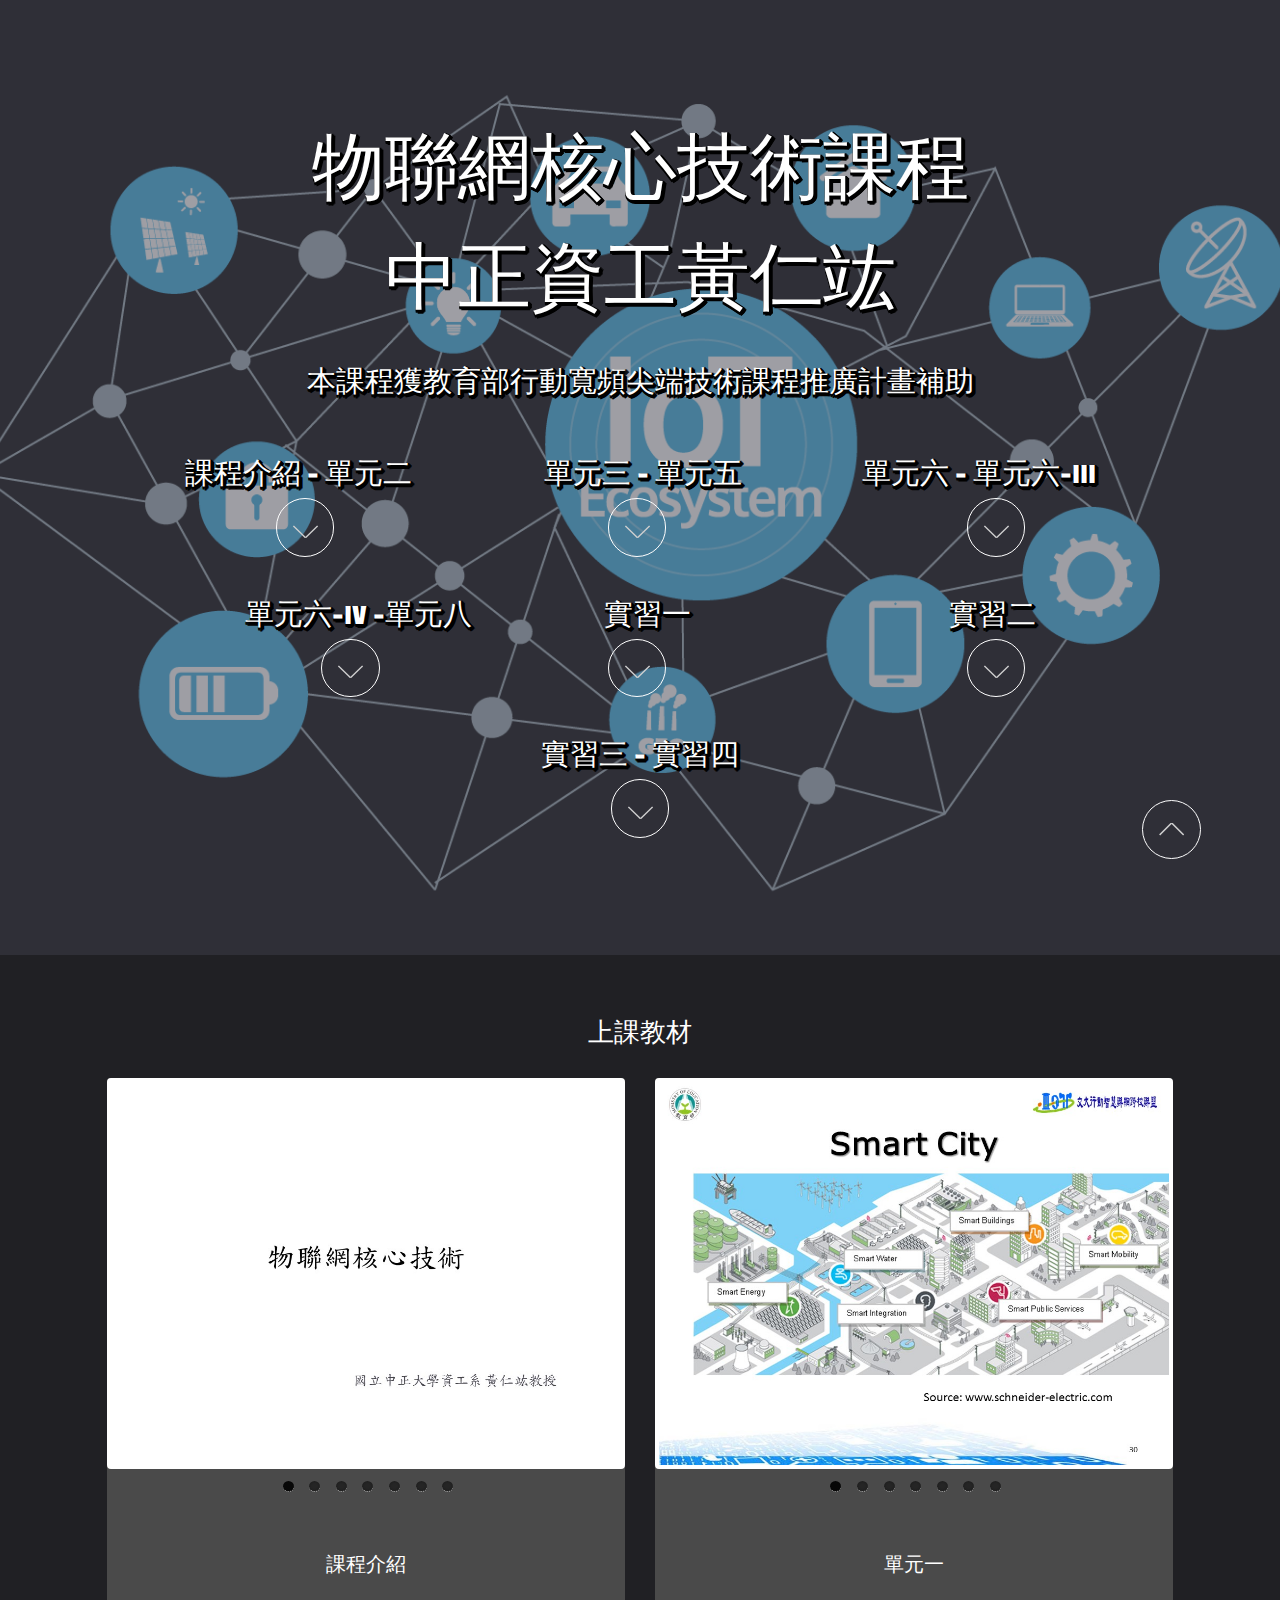
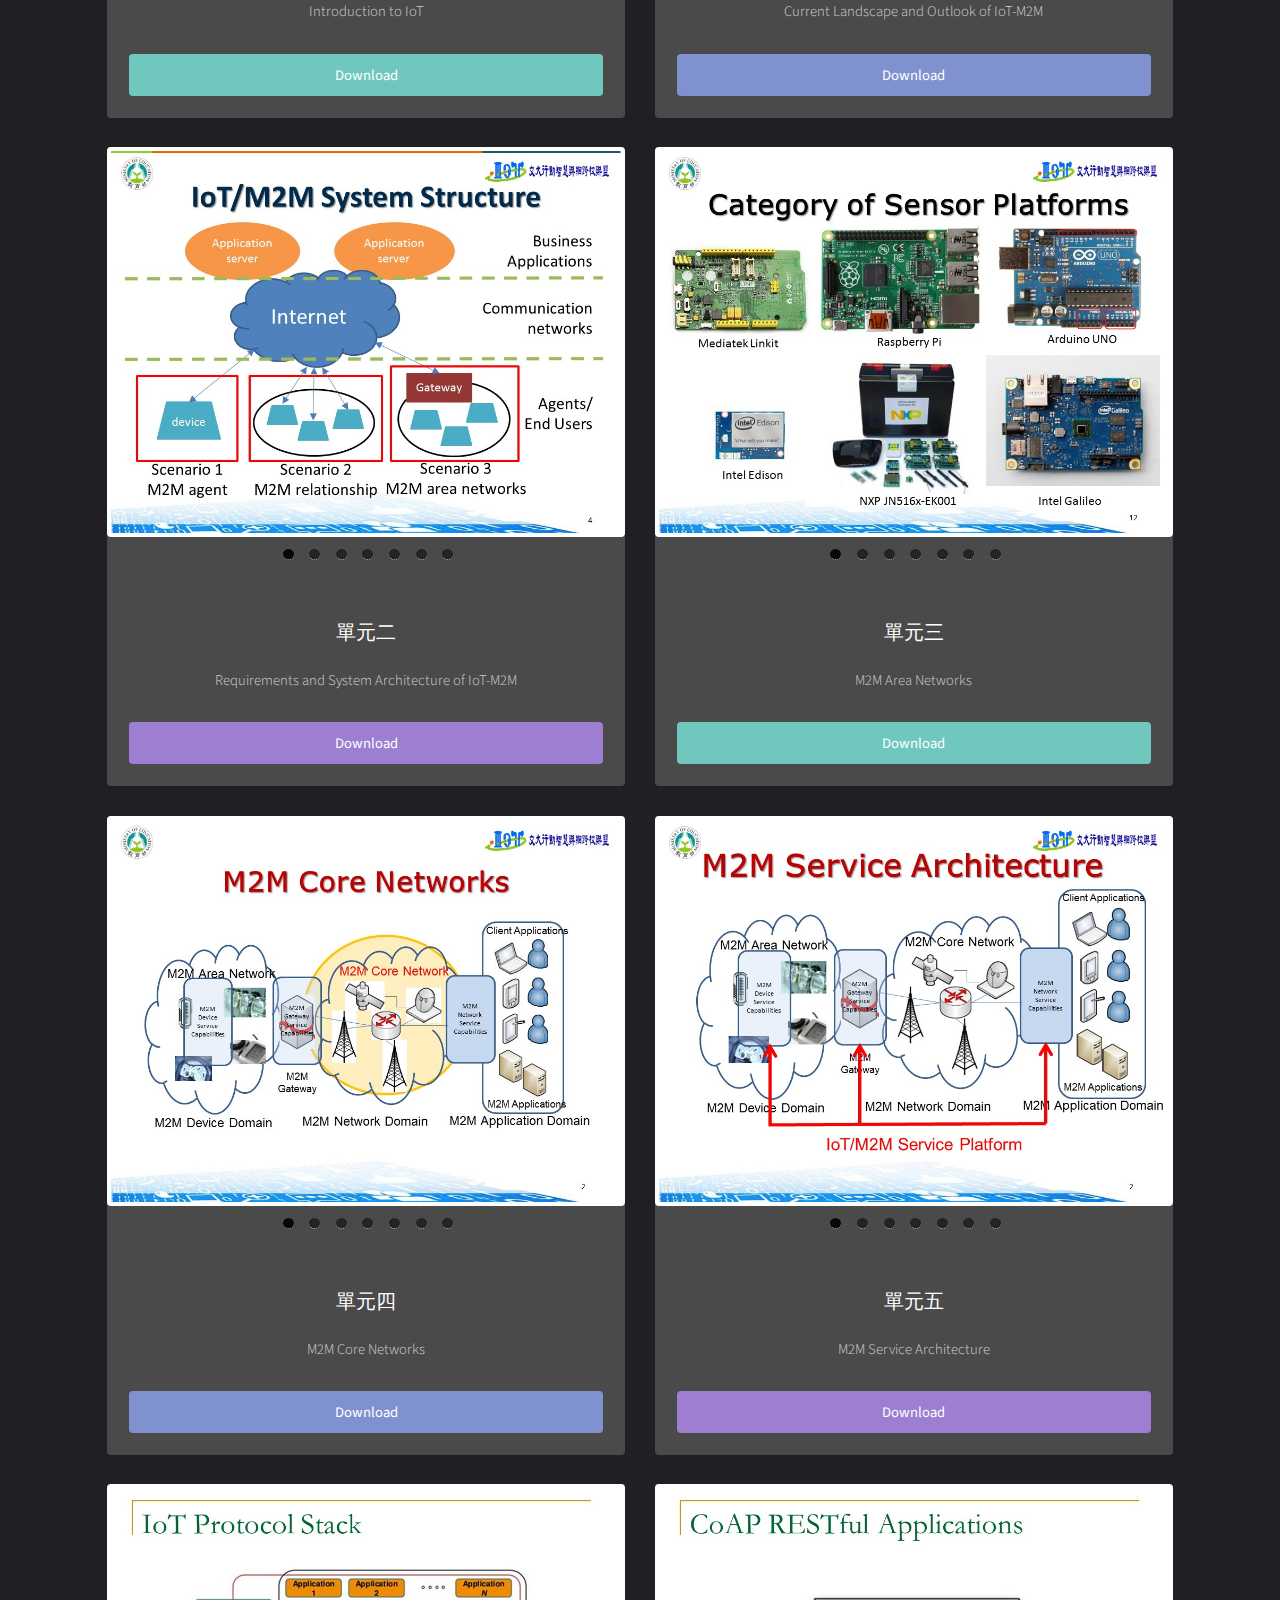
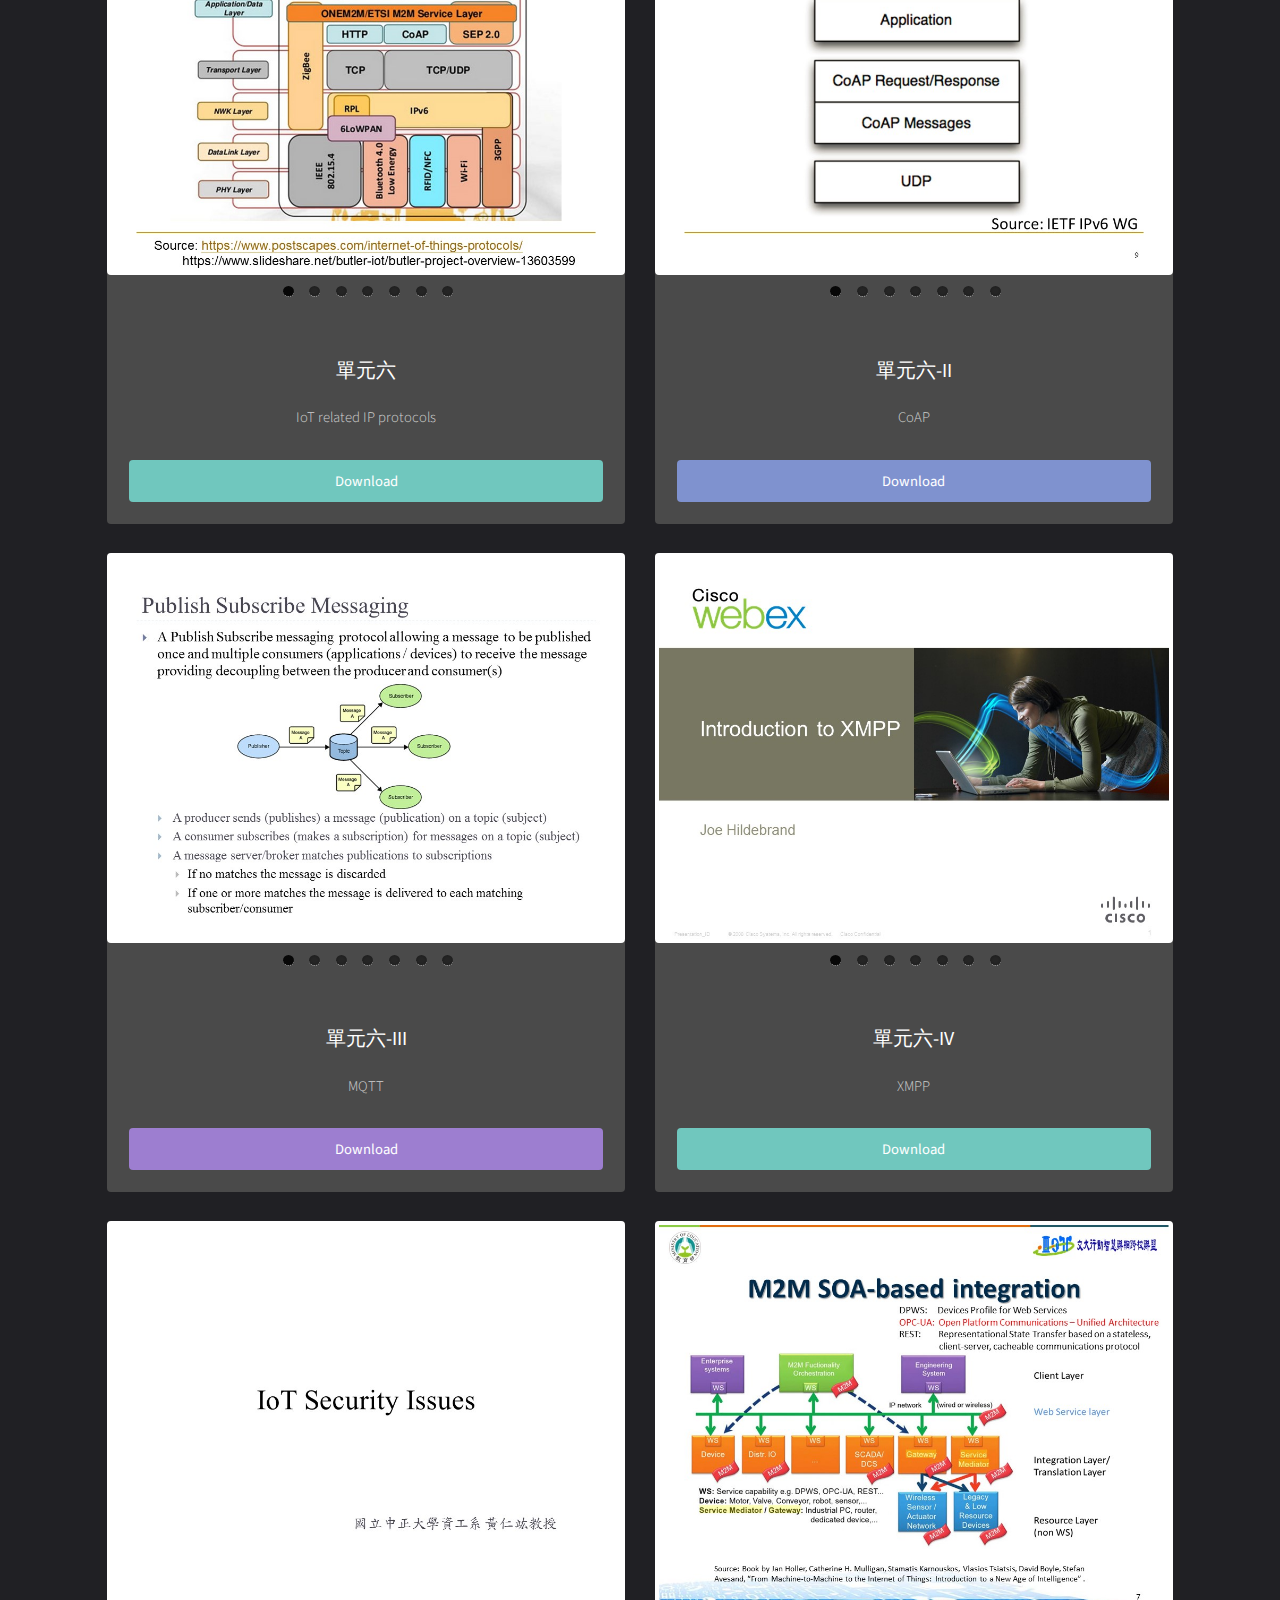
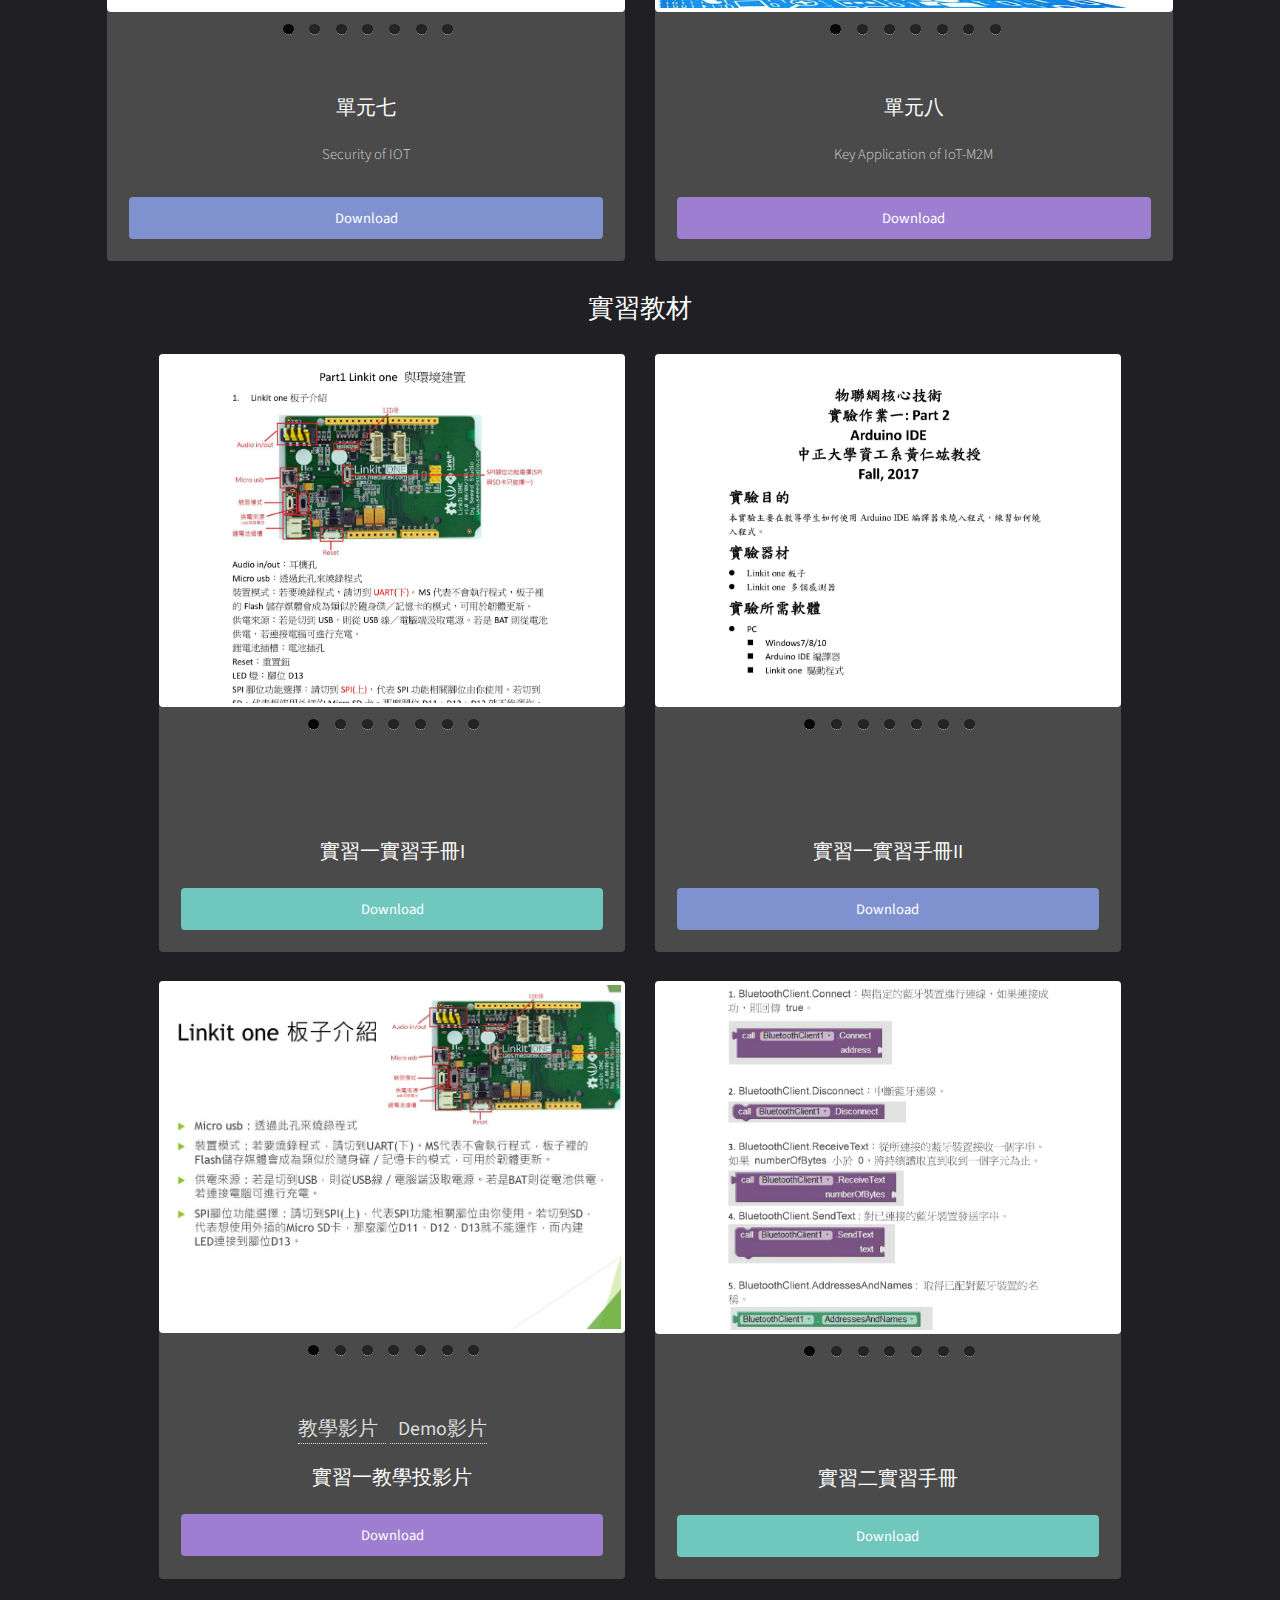
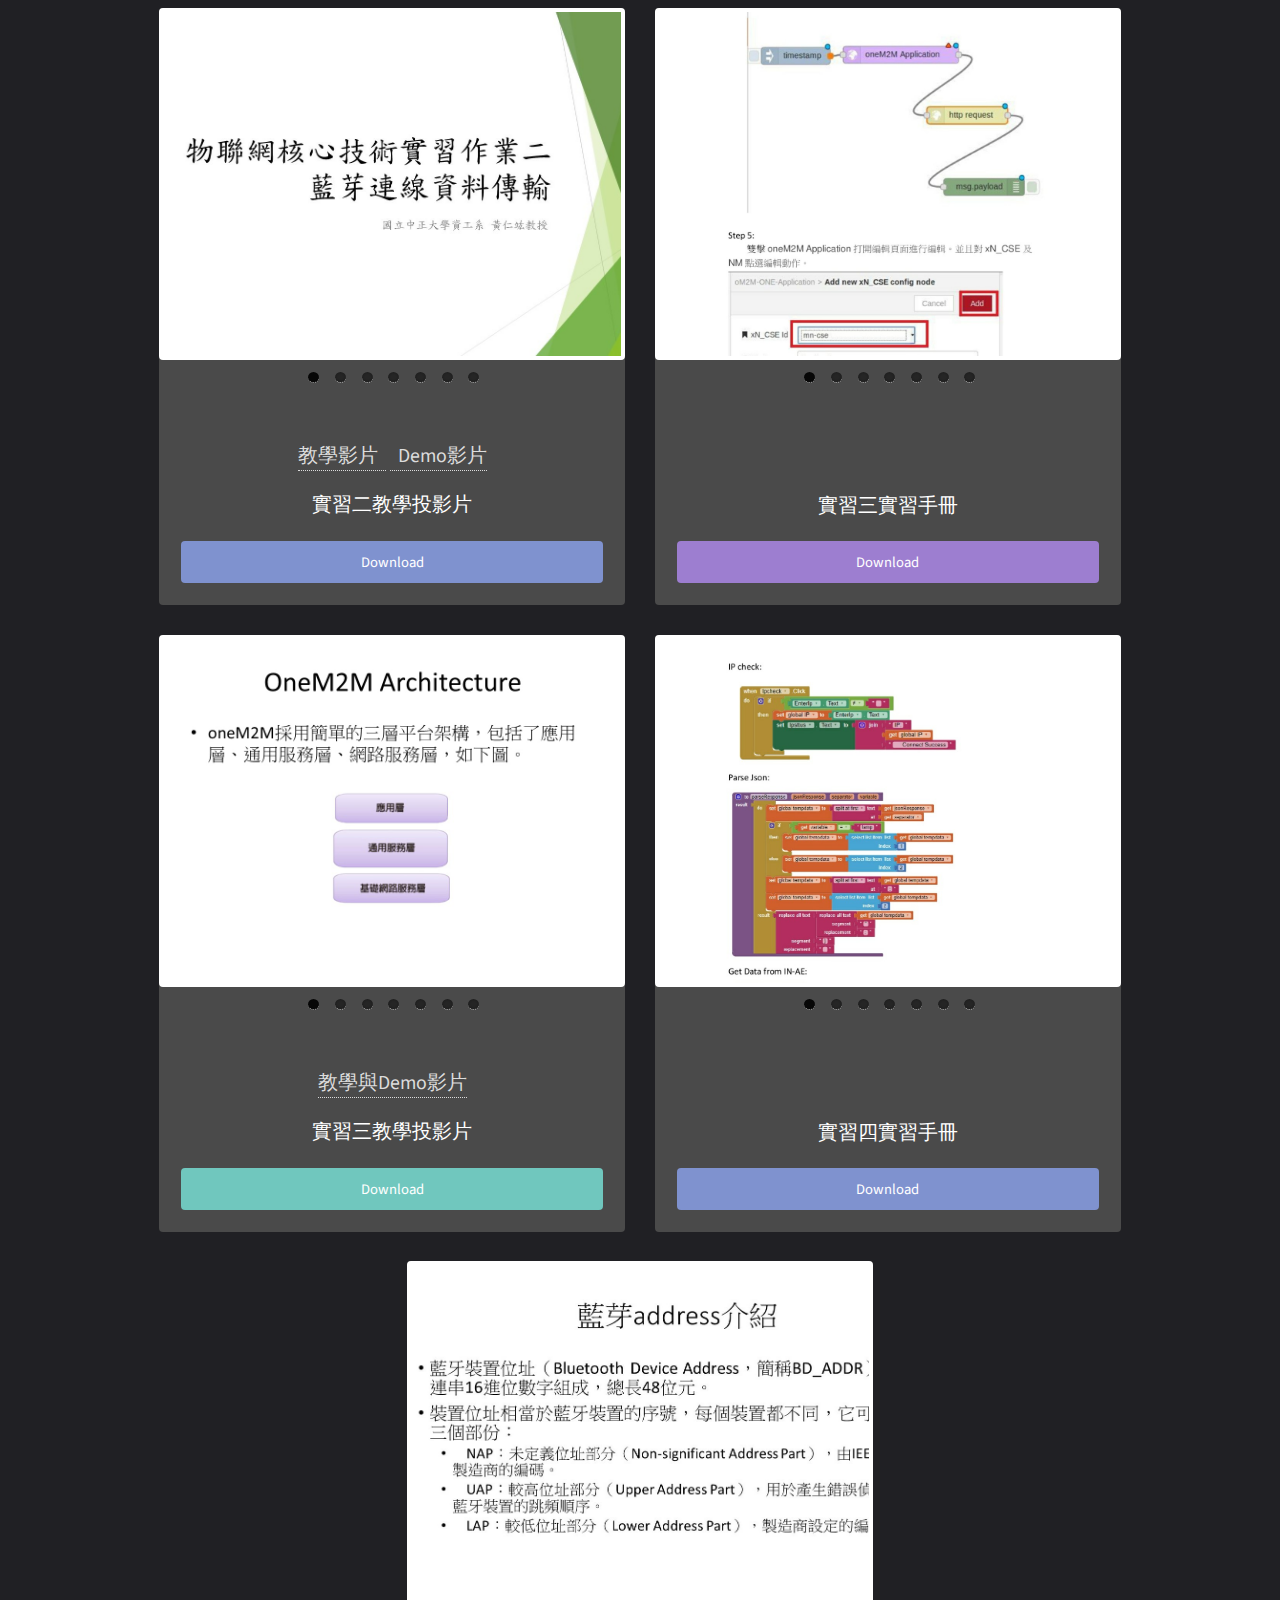
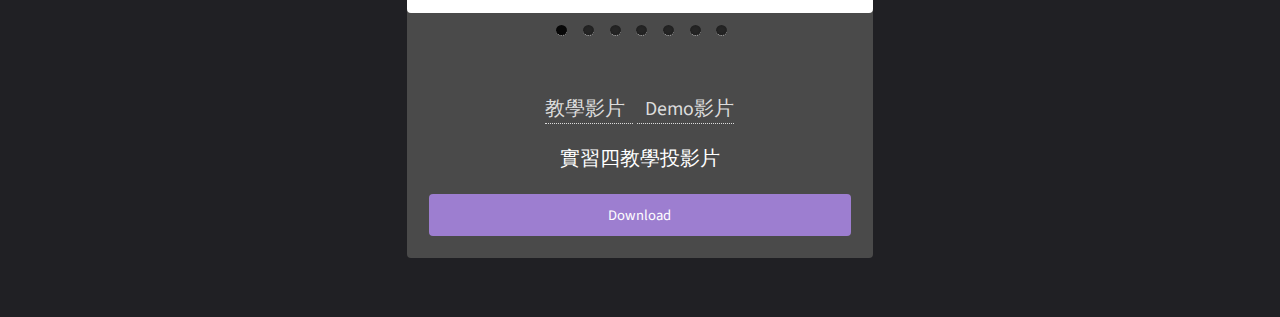
<file: old/index.html>
<!DOCTYPE HTML>
<!--
	Full Motion by TEMPLATED
	templated.co @templatedco
	Released for free under the Creative Commons Attribution 3.0 license (templated.co/license)
-->
<html class="no-js" lang="en">
<head>
		<meta content="charset=utf-8">
		<title>物聯網核心技術課程</title>
		<meta charset="utf-8" />
		<meta name="viewport" content="width=device-width; initial-scale=1.0; maximum-scale=1.0; user-scalable=0;">
		<link rel="stylesheet" href="css/main.css" />
		<link rel="stylesheet" href="css/font-awesome.min.css" />
		<link rel="stylesheet" href="css/flexslider.css" type="text/css" media="screen" />
		
	</head>
	<body id="top">

			<!-- Banner -->
			<!--
				To use a video as your background, set data-video to the name of your video without
				its extension (eg. images/banner). Your video must be available in both .mp4 and .webm
				formats to work correctly.
			-->
				<section id="banner" data-video="images/banner">
					<div class="inner">
						
						<header>
							<a href="#back" class="back">back</a>
							<div id="back"></div>
							<h1>物聯網核心技術課程<br />中正資工黃仁竑</h1><br />
							<h2 class="headertekst">本課程獲教育部行動寬頻尖端技術課程推廣計畫補助</h2><br /><br />
							
						</header>
						
						<h2>課程介紹 - 單元二&nbsp&nbsp&nbsp&nbsp&nbsp&nbsp&nbsp&nbsp&nbsp&nbsp&nbsp&nbsp&nbsp&nbsp&nbsp&nbsp&nbsp&nbsp&nbsp&nbsp&nbsp&nbsp單元三 - 單元五&nbsp&nbsp&nbsp&nbsp&nbsp&nbsp&nbsp&nbsp&nbsp&nbsp&nbsp&nbsp&nbsp&nbsp&nbsp&nbsp&nbsp&nbsp&nbsp&nbsp單元六 - 單元六-III</h2>
						<a href="#012" class="more1">012</a>
						<a href="#345" class="more2">345</a>
						<a href="#666" class="more3">666</a><br /><br /><br /><br />
						
						<h2>單元六-IV -單元八&nbsp&nbsp&nbsp&nbsp&nbsp&nbsp&nbsp&nbsp&nbsp&nbsp&nbsp&nbsp&nbsp&nbsp&nbsp&nbsp&nbsp&nbsp&nbsp&nbsp&nbsp&nbsp實習一&nbsp&nbsp&nbsp&nbsp&nbsp&nbsp&nbsp&nbsp&nbsp&nbsp&nbsp&nbsp&nbsp&nbsp&nbsp&nbsp&nbsp&nbsp&nbsp&nbsp&nbsp&nbsp&nbsp&nbsp&nbsp&nbsp&nbsp&nbsp&nbsp&nbsp&nbsp&nbsp&nbsp&nbsp&nbsp&nbsp&nbsp&nbsp&nbsp&nbsp&nbsp&nbsp&nbsp實習二</h2>
						<a href="#678" class="more4">678</a>
						<a href="#1" class="more5">1</a>
						<a href="#2" class="more6">2</a><br /><br /><br /><br />

						<h2>實習三 - 實習四</h2>
						<a href="#3" class="more7">3</a>
						
						
					</div>
				</section>

			<!-- Main -->
				<div id="main">
					
					
					
					<div class="inner">
					<header>
							<h2> <center>上課教材</center> </h2>
					</header>
					<!-- Boxes -->
						<div class="thumbnails">
							<div class="box">
								<section class="slider">
								<div class="flexslider">
								  <ul class="slides">
									<li><img src="images/Intro/ch (1).JPG" /></li>
									<li><img src="images/Intro/ch (2).JPG" /></li>
									<li><img src="images/Intro/ch (3).JPG" /></li>
									<li><img src="images/Intro/ch (4).JPG" /></li>
									<li><img src="images/Intro/ch (5).JPG" /></li>
									<li><img src="images/Intro/ch (6).JPG" /></li>
									<li><img src="images/Intro/ch (7).JPG" /></li>
								  </ul>
								</div>
									
									  
									
								</section>
								<div class="inner">
									<h3>課程介紹</h3>
									<p>Introduction to IoT</p> 
									<a href="PPT/Intro.pptx" class="button fit">Download</a>
								</div>
							</div>
						<div id="012"></div>
							<div class="box">
								<section class="slider">
								<div class="flexslider">
								  <ul class="slides">
									<li><img src="images/1 - Current-Landscape-and-Outlook-of-IoT-M2M/ch (1).JPG" /></li>
									<li><img src="images/1 - Current-Landscape-and-Outlook-of-IoT-M2M/ch (2).JPG" /></li>
									<li><img src="images/1 - Current-Landscape-and-Outlook-of-IoT-M2M/ch (3).JPG" /></li>
									<li><img src="images/1 - Current-Landscape-and-Outlook-of-IoT-M2M/ch (4).JPG" /></li>
									<li><img src="images/1 - Current-Landscape-and-Outlook-of-IoT-M2M/ch (5).JPG" /></li>
									<li><img src="images/1 - Current-Landscape-and-Outlook-of-IoT-M2M/ch (6).JPG" /></li>
									<li><img src="images/1 - Current-Landscape-and-Outlook-of-IoT-M2M/ch (7).JPG" /></li>
								  </ul>
								</div>
									
								</section>
								<div class="inner">
									<h3>單元一</h3>
									<p>Current Landscape and Outlook of IoT-M2M</p>
									<a href="PPT/1 - Current-Landscape-and-Outlook-of-IoT-M2M.pptx" class="button style2 fit">Download</a>
								</div>
							</div>

							<div class="box">
								<section class="slider">
								<div class="flexslider">
								  <ul class="slides">
									<li><img src="images/2 - Requirements and System Architecture of IoT-M2M/ch (1).JPG" /></li>
									<li><img src="images/2 - Requirements and System Architecture of IoT-M2M/ch (2).JPG" /></li>
									<li><img src="images/2 - Requirements and System Architecture of IoT-M2M/ch (3).JPG" /></li>
									<li><img src="images/2 - Requirements and System Architecture of IoT-M2M/ch (4).JPG" /></li>
									<li><img src="images/2 - Requirements and System Architecture of IoT-M2M/ch (5).JPG" /></li>
									<li><img src="images/2 - Requirements and System Architecture of IoT-M2M/ch (6).JPG" /></li>
									<li><img src="images/2 - Requirements and System Architecture of IoT-M2M/ch (7).JPG" /></li>
								  </ul>
								</div>
									
								</section>
								<div class="inner">
									<h3>單元二</h3>
									<p>Requirements and System Architecture of IoT-M2M</p>
									<a href="PPT/2 - Requirements and System Architecture of IoT-M2M.pptx" class="button style3 fit" data-poptrox="youtube,800x400">Download</a>
								</div>
							</div>

							<div class="box">
								<section class="slider">
								<div class="flexslider">
								  <ul class="slides">
									<li><img src="images/3 - M2M-Area-Networks/ch (1).JPG" /></li>
									<li><img src="images/3 - M2M-Area-Networks/ch (2).JPG" /></li>
									<li><img src="images/3 - M2M-Area-Networks/ch (3).JPG" /></li>
									<li><img src="images/3 - M2M-Area-Networks/ch (4).JPG" /></li>
									<li><img src="images/3 - M2M-Area-Networks/ch (5).JPG" /></li>
									<li><img src="images/3 - M2M-Area-Networks/ch (6).JPG" /></li>
									<li><img src="images/3 - M2M-Area-Networks/ch (7).JPG" /></li>
								  </ul>
								</div>
								</section>
								<div class="inner">
									<h3>單元三</h3>
									<p>M2M Area Networks </p>
									<a href="PPT/3 - M2M-Area-Networks.pptx" class="button fit" data-poptrox="youtube,800x400">Download</a>
								</div>
							</div>
						<div id="345"></div>
							<div class="box">
								<section class="slider">
								<div class="flexslider">
								  <ul class="slides">
									<li><img src="images/4 - M2M Core Networks/ch (1).JPG" /></li>
									<li><img src="images/4 - M2M Core Networks/ch (2).JPG" /></li>
									<li><img src="images/4 - M2M Core Networks/ch (3).JPG" /></li>
									<li><img src="images/4 - M2M Core Networks/ch (4).JPG" /></li>
									<li><img src="images/4 - M2M Core Networks/ch (5).JPG" /></li>
									<li><img src="images/4 - M2M Core Networks/ch (6).JPG" /></li>
									<li><img src="images/4 - M2M Core Networks/ch (7).JPG" /></li>
								  </ul>
								</div>
									
								</section>
								<div class="inner">
									<h3>單元四</h3>
									<p>M2M Core Networks</p>
									<a href="PPT/4 - M2M Core Networks.pptx" class="button style2 fit" data-poptrox="youtube,800x400">Download</a>
								</div>
							</div>

							<div class="box">
								<section class="slider">
								<div class="flexslider">
								  <ul class="slides">
									<li><img src="images/5 - M2M Service Architecture/ch (1).JPG" /></li>
									<li><img src="images/5 - M2M Service Architecture/ch (2).JPG" /></li>
									<li><img src="images/5 - M2M Service Architecture/ch (3).JPG" /></li>
									<li><img src="images/5 - M2M Service Architecture/ch (4).JPG" /></li>
									<li><img src="images/5 - M2M Service Architecture/ch (5).JPG" /></li>
									<li><img src="images/5 - M2M Service Architecture/ch (6).JPG" /></li>
									<li><img src="images/5 - M2M Service Architecture/ch (7).JPG" /></li>
								  </ul>
								</div>
									
								</section>
								<div class="inner">
									<h3>單元五</h3>
									<p>M2M Service Architecture</p>
									<a href="PPT/5 - M2M Service Architecture.pptx" class="button style3 fit" data-poptrox="youtube,800x400">Download</a>
								</div>
							</div>
						
							<div class="box">
								<section class="slider">
								<div class="flexslider">
								  <ul class="slides">
									<li><img src="images/6 - IoT IP/ch (1).JPG" /></li>
									<li><img src="images/6 - IoT IP/ch (2).JPG" /></li>
									<li><img src="images/6 - IoT IP/ch (3).JPG" /></li>
									<li><img src="images/6 - IoT IP/ch (4).JPG" /></li>
									<li><img src="images/6 - IoT IP/ch (5).JPG" /></li>
									<li><img src="images/6 - IoT IP/ch (6).JPG" /></li>
									<li><img src="images/6 - IoT IP/ch (7).JPG" /></li>
								  </ul>
								</div>
									
								</section>
								<div class="inner">
									<h3>單元六</h3>
									<p>IoT related IP protocols</p>
									<a href="PPT/6 - IoT IP.pptx" class="button fit" data-poptrox="youtube,800x400">Download</a>
								</div>
							</div>
						<div id="666"></div>
							<div class="box">
								<section class="slider">
								<div class="flexslider">
								  <ul class="slides">
									<li><img src="images/6 - CoAP/ch (1).JPG" /></li>
									<li><img src="images/6 - CoAP/ch (2).JPG" /></li>
									<li><img src="images/6 - CoAP/ch (3).JPG" /></li>
									<li><img src="images/6 - CoAP/ch (4).JPG" /></li>
									<li><img src="images/6 - CoAP/ch (5).JPG" /></li>
									<li><img src="images/6 - CoAP/ch (6).JPG" /></li>
									<li><img src="images/6 - CoAP/ch (7).JPG" /></li>
								  </ul>
								</div>
									
								</section>
								<div class="inner">
									<h3>單元六-II</h3>
									<p>CoAP</p>
									<a href="PPT/6 - CoAP.pptx" class="button style2 fit" data-poptrox="youtube,800x400">Download</a>
								</div>
							</div>
							
							<div class="box">
								<section class="slider">
								<div class="flexslider">
								  <ul class="slides">
									<li><img src="images/6 - MQTT/ch (1).JPG" /></li>
									<li><img src="images/6 - MQTT/ch (2).JPG" /></li>
									<li><img src="images/6 - MQTT/ch (3).JPG" /></li>
									<li><img src="images/6 - MQTT/ch (4).JPG" /></li>
									<li><img src="images/6 - MQTT/ch (5).JPG" /></li>
									<li><img src="images/6 - MQTT/ch (6).JPG" /></li>
									<li><img src="images/6 - MQTT/ch (7).JPG" /></li>
								  </ul>
								</div>
									
								</section>
								<div class="inner">
									<h3>單元六-III</h3>
									<p>MQTT</p>
									<a href="PPT/6 - MQTT.pptx" class="button style3 fit" data-poptrox="youtube,800x400">Download</a>
								</div>
							</div>
						
							<div class="box">
								<section class="slider">
								<div class="flexslider">
								  <ul class="slides">
									<li><img src="images/6 - XMPP/ch (1).JPG" /></li>
									<li><img src="images/6 - XMPP/ch (2).JPG" /></li>
									<li><img src="images/6 - XMPP/ch (3).JPG" /></li>
									<li><img src="images/6 - XMPP/ch (4).JPG" /></li>
									<li><img src="images/6 - XMPP/ch (5).JPG" /></li>
									<li><img src="images/6 - XMPP/ch (6).JPG" /></li>
									<li><img src="images/6 - XMPP/ch (7).JPG" /></li>
								  </ul>
								</div>
								</section>
								<div class="inner">
									<h3>單元六-IV</h3>
									<p>XMPP</p>
									<a href="PPT/6 - XMPP.pptx" class="button fit" data-poptrox="youtube,800x400">Download</a>
								</div>
							</div>
						<div id="678"></div>
							<div class="box">
								<section class="slider">
								<div class="flexslider">
								  <ul class="slides">
									<li><img src="images/7 - Security of IOT/ch (1).JPG" /></li>
									<li><img src="images/7 - Security of IOT/ch (2).JPG" /></li>
									<li><img src="images/7 - Security of IOT/ch (3).JPG" /></li>
									<li><img src="images/7 - Security of IOT/ch (4).JPG" /></li>
									<li><img src="images/7 - Security of IOT/ch (5).JPG" /></li>
									<li><img src="images/7 - Security of IOT/ch (6).JPG" /></li>
									<li><img src="images/7 - Security of IOT/ch (7).JPG" /></li>
								  </ul>
								</div>
									
								</section>
								<div class="inner">
									<h3>單元七</h3>
									<p>Security of IOT</p>
									<a href="PPT/7 - Security of IOT.pptx" class="button style2 fit" data-poptrox="youtube,800x400">Download</a>
								</div>
							</div>
							
							<div class="box">
								<section class="slider">
								<div class="flexslider">
								  <ul class="slides">
									<li><img src="images/8 - Key Application of IoT-M2M/ch (1).JPG" /></li>
									<li><img src="images/8 - Key Application of IoT-M2M/ch (2).JPG" /></li>
									<li><img src="images/8 - Key Application of IoT-M2M/ch (3).JPG" /></li>
									<li><img src="images/8 - Key Application of IoT-M2M/ch (4).JPG" /></li>
									<li><img src="images/8 - Key Application of IoT-M2M/ch (5).JPG" /></li>
									<li><img src="images/8 - Key Application of IoT-M2M/ch (6).JPG" /></li>
									<li><img src="images/8 - Key Application of IoT-M2M/ch (7).JPG" /></li>
								  </ul>
								</div>
									
								</section>
								<div class="inner">
									<h3>單元八</h3>
									<p>Key Application of IoT-M2M</p>
									<a href="PPT/8 Key Application of IoT-M2M.pptx" class="button style3 fit" data-poptrox="youtube,800x400">Download</a>
								</div>
							</div>
					<div class="inner">
					<header>
							<h2> <center>實習教材</center> </h2>
					</header>
					<!-- Boxes -->
						<div class="thumbnails">

							<div class="box">
								<section class="slider">
								<div class="flexslider">
								  <ul class="slides">
									<li><img src="images/IoT_Lab1_1/ch (1).JPG" /></li>
									<li><img src="images/IoT_Lab1_1/ch (2).JPG" /></li>
									<li><img src="images/IoT_Lab1_1/ch (3).JPG" /></li>
									<li><img src="images/IoT_Lab1_1/ch (4).JPG" /></li>
									<li><img src="images/IoT_Lab1_1/ch (5).JPG" /></li>
									<li><img src="images/IoT_Lab1_1/ch (6).JPG" /></li>
									<li><img src="images/IoT_Lab1_1/ch (7).JPG" /></li>
								  </ul>
								</div>
								</section>
								<div class="inner">
								  	<h3>&nbsp<h3>
									<h3>實習一實習手冊I</h3>
									<a href="PPT/IoT_Lab1_1.docx" class="button fit" data-poptrox="youtube,800x400">Download</a>
								</div>
							</div>
						<div id="1"></div>
							<div class="box">
								<section class="slider">
								<div class="flexslider">
								  <ul class="slides">
									<li><img src="images/IoT_Lab1_2/ch (1).JPG" /></li>
									<li><img src="images/IoT_Lab1_2/ch (2).JPG" /></li>
									<li><img src="images/IoT_Lab1_2/ch (3).JPG" /></li>
									<li><img src="images/IoT_Lab1_2/ch (4).JPG" /></li>
									<li><img src="images/IoT_Lab1_2/ch (5).JPG" /></li>
									<li><img src="images/IoT_Lab1_2/ch (6).JPG" /></li>
									<li><img src="images/IoT_Lab1_2/ch (7).JPG" /></li>
								  </ul>
								</div>
								</section>
								<div class="inner">
								  	<h3>&nbsp<h3>
									<h3>實習一實習手冊II</h3>
									<a href="PPT/IoT_Lab1_2.docx" class="button style2 fit" data-poptrox="youtube,800x400">Download</a>
								</div>
							</div>
		
							<div class="box">
								<section class="slider">
								<div class="flexslider">
								  <ul class="slides">
									<li><img src="images/IoT_Lab1/ch (1).JPG" /></li>
									<li><img src="images/IoT_Lab1/ch (2).JPG" /></li>
									<li><img src="images/IoT_Lab1/ch (3).JPG" /></li>
									<li><img src="images/IoT_Lab1/ch (4).JPG" /></li>
									<li><img src="images/IoT_Lab1/ch (5).JPG" /></li>
									<li><img src="images/IoT_Lab1/ch (6).JPG" /></li>
									<li><img src="images/IoT_Lab1/ch (7).JPG" /></li>
								  </ul>
								</div>
								</section>
								<div class="inner">
								  	<h3>
										<a href=https://youtu.be/hx7H98q4hmc target="_blank" style="color:gainsboro;">教學影片&nbsp&nbsp</a>
										<a href=https://youtu.be/OJVzUhL5QwM target="_blank" style="color:gainsboro;">&nbsp&nbspDemo影片</a>
									</h3>
									<h3>實習一教學投影片</h3>
									<a href="PPT/IoT_Lab1.pptx" class="button style3 fit" data-poptrox="youtube,800x400">Download</a>
								</div>
							</div>

							<div class="box">
								<section class="slider">
								<div class="flexslider">
								  <ul class="slides">
									<li><img src="images/IoT_Lab2_1/ch (1).JPG" /></li>
									<li><img src="images/IoT_Lab2_1/ch (2).JPG" /></li>
									<li><img src="images/IoT_Lab2_1/ch (3).JPG" /></li>
									<li><img src="images/IoT_Lab2_1/ch (4).JPG" /></li>
									<li><img src="images/IoT_Lab2_1/ch (5).JPG" /></li>
									<li><img src="images/IoT_Lab2_1/ch (6).JPG" /></li>
									<li><img src="images/IoT_Lab2_1/ch (7).JPG" /></li>
								  </ul>
								</div>
								</section>
								<div class="inner">
								  	<h3>&nbsp<h3>
									<h3>實習二實習手冊</h3>
									<a href="PPT/IoT_Lab2.docx" class="button fit" data-poptrox="youtube,800x400">Download</a>
								</div>
							</div>
						<div id="2"></div>
							<div class="box">
								<section class="slider">
								<div class="flexslider">
								  <ul class="slides">
									<li><img src="images/IoT_Lab2/ch (1).JPG" /></li>
									<li><img src="images/IoT_Lab2/ch (2).JPG" /></li>
									<li><img src="images/IoT_Lab2/ch (3).JPG" /></li>
									<li><img src="images/IoT_Lab2/ch (4).JPG" /></li>
									<li><img src="images/IoT_Lab2/ch (5).JPG" /></li>
									<li><img src="images/IoT_Lab2/ch (6).JPG" /></li>
									<li><img src="images/IoT_Lab2/ch (7).JPG" /></li>
								  </ul>
								</div>
								</section>
								<div class="inner">
									<h3>
										<a href=https://youtu.be/zzt_AtPUV-M target="_blank" style="color:gainsboro;">教學影片&nbsp&nbsp</a>
										<a href=https://youtu.be/APxxUNcsKOA target="_blank" style="color:gainsboro;">&nbsp&nbspDemo影片</a>
									</h3>
									<h3>實習二教學投影片</h3>
									<a href="PPT/IoT_Lab2.pptx" class="button style2 fit" data-poptrox="youtube,800x400">Download</a>
								</div>
							</div>

							<div class="box">
								<section class="slider">
								<div class="flexslider">
								  <ul class="slides">
									<li><img src="images/IoT_Lab3_1/ch (1).JPG" /></li>
									<li><img src="images/IoT_Lab3_1/ch (2).JPG" /></li>
									<li><img src="images/IoT_Lab3_1/ch (3).JPG" /></li>
									<li><img src="images/IoT_Lab3_1/ch (4).JPG" /></li>
									<li><img src="images/IoT_Lab3_1/ch (5).JPG" /></li>
									<li><img src="images/IoT_Lab3_1/ch (6).JPG" /></li>
									<li><img src="images/IoT_Lab3_1/ch (7).JPG" /></li>
								  </ul>
								</div>
								</section>
								<div class="inner">
								  	<h3>&nbsp<h3>
									<h3>實習三實習手冊</h3>
									<a href="PPT/IoT_Lab3.docx" class="button style3 fit" data-poptrox="youtube,800x400">Download</a>
								</div>
							</div>
							
							<div class="box">
								<section class="slider">
								<div class="flexslider">
								  <ul class="slides">
									<li><img src="images/IoT_Lab3/ch (1).JPG" /></li>
									<li><img src="images/IoT_Lab3/ch (2).JPG" /></li>
									<li><img src="images/IoT_Lab3/ch (3).JPG" /></li>
									<li><img src="images/IoT_Lab3/ch (4).JPG" /></li>
									<li><img src="images/IoT_Lab3/ch (5).JPG" /></li>
									<li><img src="images/IoT_Lab3/ch (6).JPG" /></li>
									<li><img src="images/IoT_Lab3/ch (7).JPG" /></li>
								  </ul>
								</div>
									
								</section>
								<div class="inner">
								  	<h3>
										<a href=https://youtu.be/I90ZmlBtQNI target="_blank" style="color:gainsboro;">教學與Demo影片</a>
									</h3>
									<h3>實習三教學投影片</h3>
									<a href="PPT/IoT_Lab3.pptx" class="button fit" data-poptrox="youtube,800x400">Download</a>
								</div>
							</div>
						<div id="3"></div>	
							<div class="box">
								<section class="slider">
								<div class="flexslider">
								  <ul class="slides">
									<li><img src="images/IoT_Lab4_1/ch (1).JPG" /></li>
									<li><img src="images/IoT_Lab4_1/ch (2).JPG" /></li>
									<li><img src="images/IoT_Lab4_1/ch (3).JPG" /></li>
									<li><img src="images/IoT_Lab4_1/ch (4).JPG" /></li>
									<li><img src="images/IoT_Lab4_1/ch (5).JPG" /></li>
									<li><img src="images/IoT_Lab4_1/ch (6).JPG" /></li>
									<li><img src="images/IoT_Lab4_1/ch (7).JPG" /></li>
								  </ul>
								</div>
								</section>
								<div class="inner">
								  	<h3>&nbsp<h3>
									<h3>實習四實習手冊</h3>
									<a href="PPT/IoT_Lab4.docx" class="button style2 fit" data-poptrox="youtube,800x400">Download</a>
								</div>
							</div>
							
							<div class="box">
								<section class="slider">
								<div class="flexslider">
								  <ul class="slides">
									<li><img src="images/IoT_Lab4/ch (1).JPG" /></li>
									<li><img src="images/IoT_Lab4/ch (2).JPG" /></li>
									<li><img src="images/IoT_Lab4/ch (3).JPG" /></li>
									<li><img src="images/IoT_Lab4/ch (4).JPG" /></li>
									<li><img src="images/IoT_Lab4/ch (5).JPG" /></li>
									<li><img src="images/IoT_Lab4/ch (6).JPG" /></li>
									<li><img src="images/IoT_Lab4/ch (7).JPG" /></li>
								  </ul>
								</div>
									
								</section>
								<div class="inner">
								  	<h3>
										<a href=https://youtu.be/Ga8-I8QtNkQ target="_blank" style="color:gainsboro;">教學影片&nbsp&nbsp</a>
										<a href=https://youtu.be/vWGrS7RN3vM target="_blank" style="color:gainsboro;">&nbsp&nbspDemo影片</a>
									</h3>
									<h3>實習四教學投影片</h3>
									<a href="PPT/IoT_Lab4.pptx" class="button style3 fit" data-poptrox="youtube,800x400">Download</a>
								</div>
							</div>
							
						</div>

					</div>
				</div>

			<!-- Footer 
				<footer id="footer">
					<div class="inner">
						<h2>Etiam veroeros lorem</h2>
						<p>Pellentesque eleifend malesuada efficitur. Curabitur volutpat dui mi, ac imperdiet dolor tincidunt nec. Ut erat lectus, dictum sit amet lectus a, aliquet rutrum mauris. Etiam nec lectus hendrerit, consectetur risus viverra, iaculis orci. Phasellus eu nibh ut mi luctus auctor. Donec sit amet dolor in diam feugiat venenatis. </p>

						<ul class="icons">
							<li><a href="#" class="icon fa-twitter"><span class="label">Twitter</span></a></li>
							<li><a href="#" class="icon fa-facebook"><span class="label">Facebook</span></a></li>
							<li><a href="#" class="icon fa-instagram"><span class="label">Instagram</span></a></li>
							<li><a href="#" class="icon fa-envelope"><span class="label">Email</span></a></li>
						</ul>
						<p class="copyright">&copy; Untitled. Design: <a href="https://templated.co">TEMPLATED</a>. Images: <a href="https://unsplash.com/">Unsplash</a>. Videos: <a href="http://coverr.co/">Coverr</a>.</p>
					</div>
				</footer>-->

		<!-- Scripts -->
			<script src="js/jquery.min.js"></script>
			<script src="js/jquery.scrolly.min.js"></script>
			<!--<script src="js/jquery.poptrox.min.js"></script>-->
			<script src="js/skel.min.js"></script>
			<script src="js/util.js"></script>
			<script src="js/main.js"></script>
			<script src="js/jquery.min.js"></script>
			<script defer src="js/jquery.flexslider.js"></script>
			<script src="js/modernizr.js"></script>
			<script type="text/javascript">
				$(window).load(function() {
					  $('.flexslider').flexslider({
						animation: "slide",
						slideshowSpeed: 1000,
						slideshow:false,
						pauseOnHover:true,
						start: function(slider){
				         		$('body').removeClass('loading');
						}
					  });
				});
			</script>
	</body>
</html>
</file>
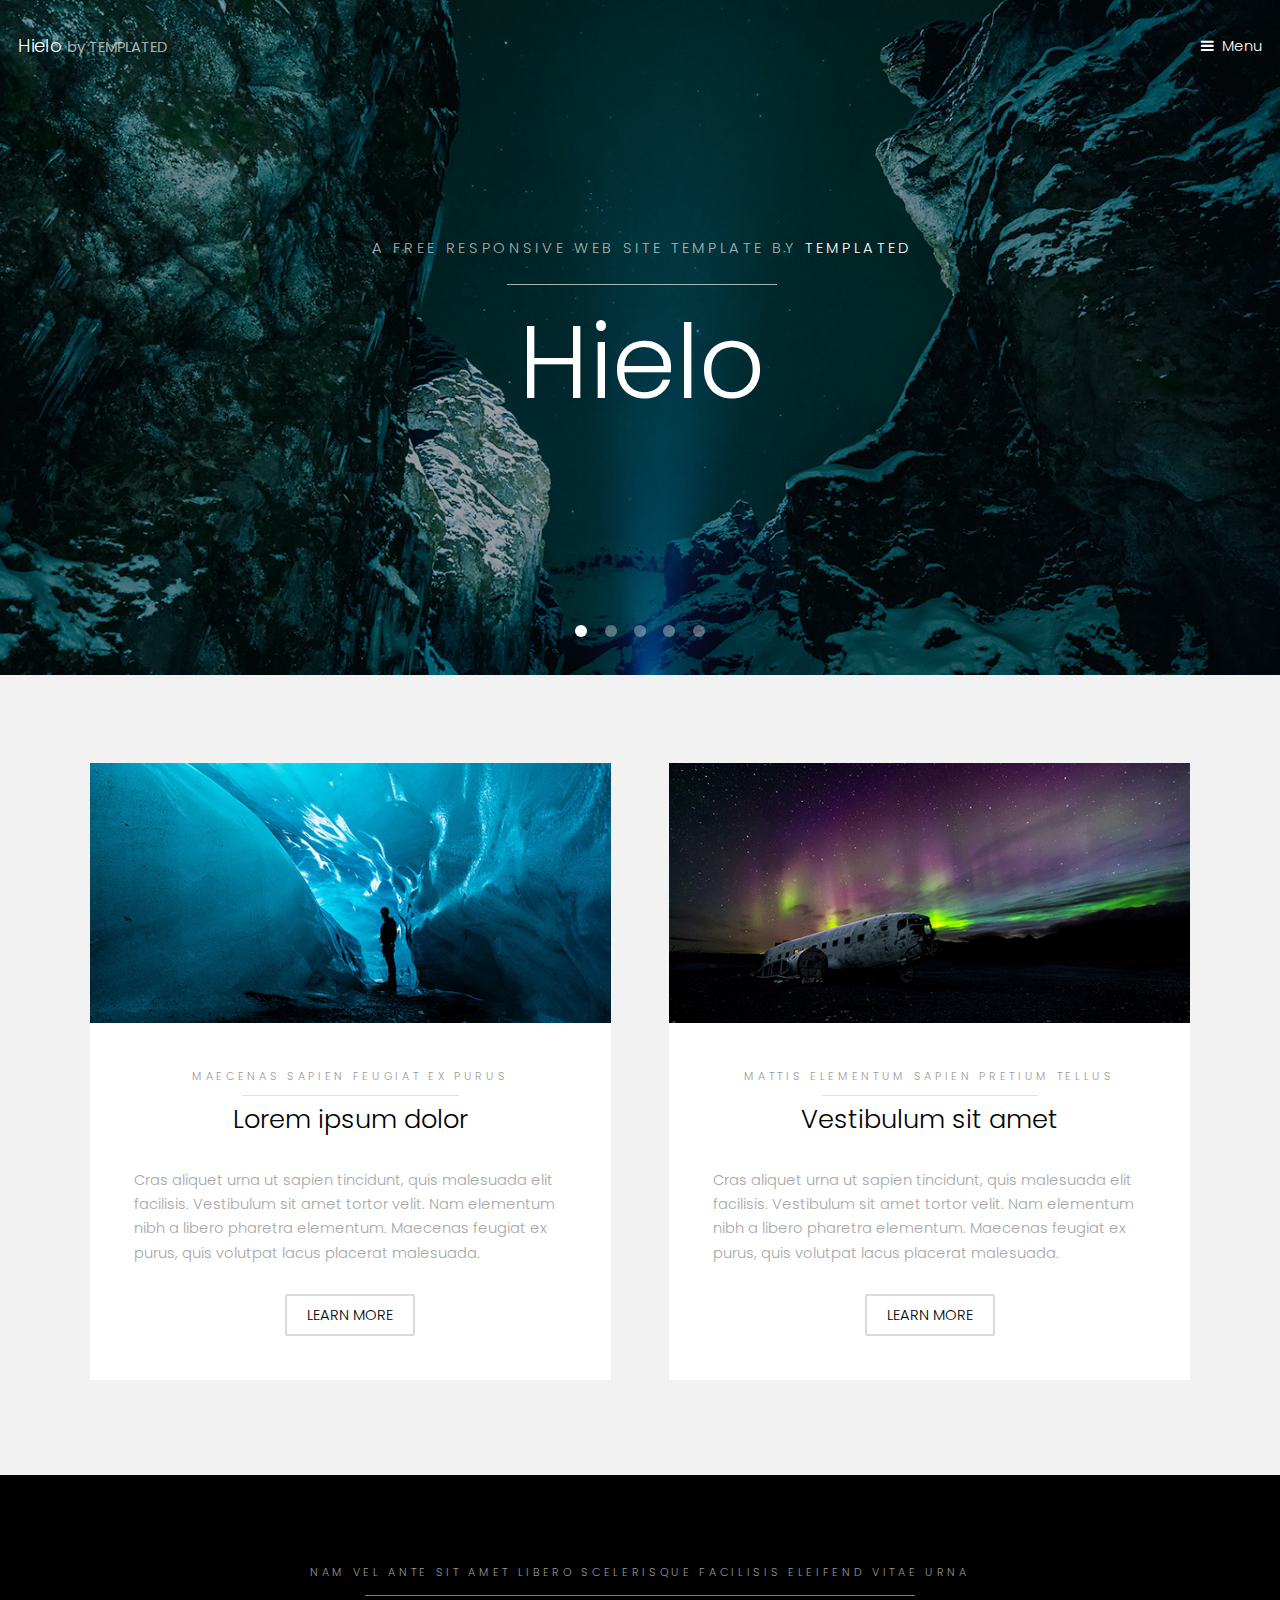
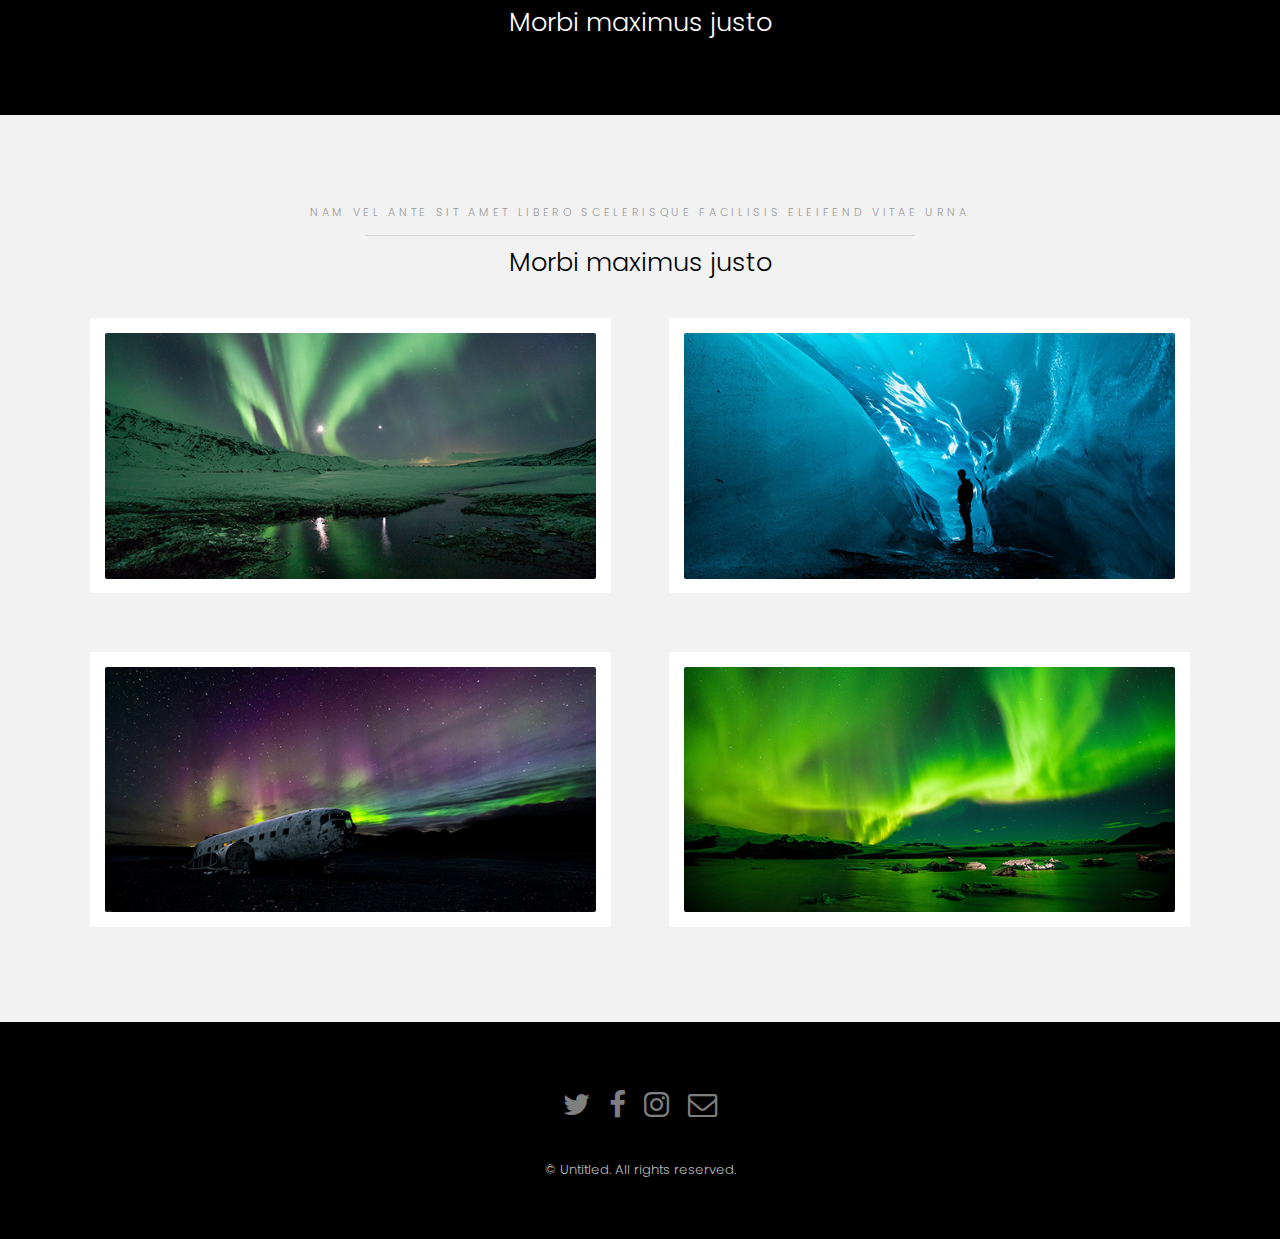
<file: apache/data/hielo/index.html>
<!DOCTYPE HTML>
<!--
	Hielo by TEMPLATED
	templated.co @templatedco
	Released for free under the Creative Commons Attribution 3.0 license (templated.co/license)
-->
<html>
	<head>
		<title>Hielo by TEMPLATED</title>
		<meta charset="utf-8" />
		<meta name="viewport" content="width=device-width, initial-scale=1" />
		<link rel="stylesheet" href="assets/css/main.css" />
	</head>
	<body>

		<!-- Header -->
			<header id="header" class="alt">
				<div class="logo"><a href="index.html">Hielo <span>by TEMPLATED</span></a></div>
				<a href="#menu">Menu</a>
			</header>

		<!-- Nav -->
			<nav id="menu">
				<ul class="links">
					<li><a href="index.html">Home</a></li>
					<li><a href="generic.html">Generic</a></li>
					<li><a href="elements.html">Elements</a></li>
				</ul>
			</nav>

		<!-- Banner -->
			<section class="banner full">
				<article>
					<img src="images/slide01.jpg" alt="" />
					<div class="inner">
						<header>
							<p>A free responsive web site template by <a href="https://templated.co">TEMPLATED</a></p>
							<h2>Hielo</h2>
						</header>
					</div>
				</article>
				<article>
					<img src="images/slide02.jpg" alt="" />
					<div class="inner">
						<header>
							<p>Lorem ipsum dolor sit amet nullam feugiat</p>
							<h2>Magna etiam</h2>
						</header>
					</div>
				</article>
				<article>
					<img src="images/slide03.jpg"  alt="" />
					<div class="inner">
						<header>
							<p>Sed cursus aliuam veroeros lorem ipsum nullam</p>
							<h2>Tempus dolor</h2>
						</header>
					</div>
				</article>
				<article>
					<img src="images/slide04.jpg"  alt="" />
					<div class="inner">
						<header>
							<p>Adipiscing lorem ipsum feugiat sed phasellus consequat</p>
							<h2>Etiam feugiat</h2>
						</header>
					</div>
				</article>
				<article>
					<img src="images/slide05.jpg"  alt="" />
					<div class="inner">
						<header>
							<p>Ipsum dolor sed magna veroeros lorem ipsum</p>
							<h2>Lorem adipiscing</h2>
						</header>
					</div>
				</article>
			</section>

		<!-- One -->
			<section id="one" class="wrapper style2">
				<div class="inner">
					<div class="grid-style">

						<div>
							<div class="box">
								<div class="image fit">
									<img src="images/pic02.jpg" alt="" />
								</div>
								<div class="content">
									<header class="align-center">
										<p>maecenas sapien feugiat ex purus</p>
										<h2>Lorem ipsum dolor</h2>
									</header>
									<p> Cras aliquet urna ut sapien tincidunt, quis malesuada elit facilisis. Vestibulum sit amet tortor velit. Nam elementum nibh a libero pharetra elementum. Maecenas feugiat ex purus, quis volutpat lacus placerat malesuada.</p>
									<footer class="align-center">
										<a href="#" class="button alt">Learn More</a>
									</footer>
								</div>
							</div>
						</div>

						<div>
							<div class="box">
								<div class="image fit">
									<img src="images/pic03.jpg" alt="" />
								</div>
								<div class="content">
									<header class="align-center">
										<p>mattis elementum sapien pretium tellus</p>
										<h2>Vestibulum sit amet</h2>
									</header>
									<p> Cras aliquet urna ut sapien tincidunt, quis malesuada elit facilisis. Vestibulum sit amet tortor velit. Nam elementum nibh a libero pharetra elementum. Maecenas feugiat ex purus, quis volutpat lacus placerat malesuada.</p>
									<footer class="align-center">
										<a href="#" class="button alt">Learn More</a>
									</footer>
								</div>
							</div>
						</div>

					</div>
				</div>
			</section>

		<!-- Two -->
			<section id="two" class="wrapper style3">
				<div class="inner">
					<header class="align-center">
						<p>Nam vel ante sit amet libero scelerisque facilisis eleifend vitae urna</p>
						<h2>Morbi maximus justo</h2>
					</header>
				</div>
			</section>

		<!-- Three -->
			<section id="three" class="wrapper style2">
				<div class="inner">
					<header class="align-center">
						<p class="special">Nam vel ante sit amet libero scelerisque facilisis eleifend vitae urna</p>
						<h2>Morbi maximus justo</h2>
					</header>
					<div class="gallery">
						<div>
							<div class="image fit">
								<a href="#"><img src="images/pic01.jpg" alt="" /></a>
							</div>
						</div>
						<div>
							<div class="image fit">
								<a href="#"><img src="images/pic02.jpg" alt="" /></a>
							</div>
						</div>
						<div>
							<div class="image fit">
								<a href="#"><img src="images/pic03.jpg" alt="" /></a>
							</div>
						</div>
						<div>
							<div class="image fit">
								<a href="#"><img src="images/pic04.jpg" alt="" /></a>
							</div>
						</div>
					</div>
				</div>
			</section>


		<!-- Footer -->
			<footer id="footer">
				<div class="container">
					<ul class="icons">
						<li><a href="#" class="icon fa-twitter"><span class="label">Twitter</span></a></li>
						<li><a href="#" class="icon fa-facebook"><span class="label">Facebook</span></a></li>
						<li><a href="#" class="icon fa-instagram"><span class="label">Instagram</span></a></li>
						<li><a href="#" class="icon fa-envelope-o"><span class="label">Email</span></a></li>
					</ul>
				</div>
				<div class="copyright">
					&copy; Untitled. All rights reserved.
				</div>
			</footer>

		<!-- Scripts -->
			<script src="assets/js/jquery.min.js"></script>
			<script src="assets/js/jquery.scrollex.min.js"></script>
			<script src="assets/js/skel.min.js"></script>
			<script src="assets/js/util.js"></script>
			<script src="assets/js/main.js"></script>

	</body>
</html>
</file>
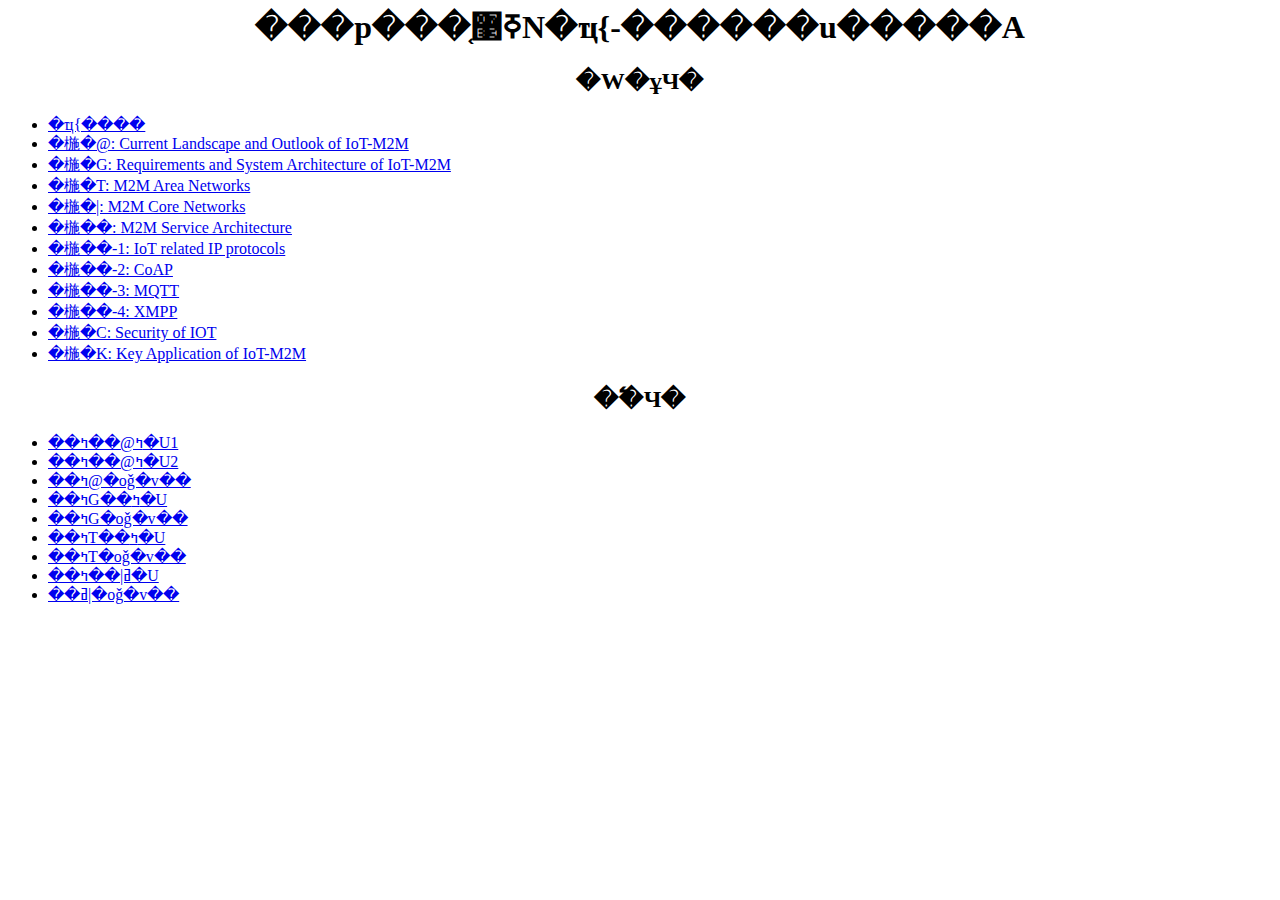
<file: old/old/tmp/index.html>
<HTML>
<HEAD>
<title>���p���֤ߧ޳N�ҵ{-������u�����A</title>
</HEAD>
<BODY>
<h1> <center>���p���֤ߧ޳N�ҵ{-������u�����A</center> </h1>
<p>
<h2> <center>�W�ұЧ�</center> </h2>
<p>
<UL>
	<LI> <a href="Intro.pptx"> �ҵ{���� </a>
	<LI> <a href="1 - Current-Landscape-and-Outlook-of-IoT-M2M.pptx"> �椸�@: Current Landscape and Outlook of IoT-M2M </a>
  <LI> <a href="2 - Requirements and System Architecture of IoT-M2M.pptx"> �椸�G: Requirements and System Architecture of IoT-M2M </a>
  <LI> <a href="3 - M2M-Area-Networks.pptx"> �椸�T: M2M Area Networks </a>
	<LI> <a href="4 - M2M Core Networks.pptx"> �椸�|: M2M Core Networks </a>
  <LI> <a href="5 - M2M Service Architecture.pptx"> �椸��: M2M Service Architecture </a>
  <LI> <a href="6 - IoT IP.pptx"> �椸��-1: IoT related IP protocols</a>
  <LI> <a href="6 - CoAP.pptx"> �椸��-2: CoAP</a>
  <LI> <a href="6 - MQTT.pptx"> �椸��-3: MQTT</a>
  <LI> <a href="6 - XMPP.pptx"> �椸��-4: XMPP</a>
  <LI> <a href="7 - Security of IOT.pptx"> �椸�C: Security of IOT </a>
  <LI> <a href="8 Key Application of IoT-M2M.pptx"> �椸�K: Key Application of IoT-M2M </a>
</UL>

<h2> <center>��߱Ч�</center> </h2>
<p>
<UL>
	<LI> <a href="IoT_Lab1_1.docx"> ��ߤ@��ߤ�U1 </a>
	<LI> <a href="IoT_Lab1_2.docx"> ��ߤ@��ߤ�U2 </a>
	<LI> <a href="IoT_Lab1.pptx"> ��ߤ@�оǧ�v�� </a>
	<LI> <a href="IoT_Lab2.docx"> ��ߤG��ߤ�U </a>
	<LI> <a href="IoT_Lab2.pptx"> ��ߤG�оǧ�v�� </a>
	<LI> <a href="IoT_Lab3.docx"> ��ߤT��ߤ�U </a>
	<LI> <a href="IoT_Lab3.pptx"> ��ߤT�оǧ�v�� </a>
	<LI> <a href="IoT_Lab4.docx"> ��ߥ|��ߤ�U </a>
	<LI> <a href="IoT_Lab4.pptx"> ��ߥ|�оǧ�v�� </a>
</UL>
</BODY>
</HTML>
</file>
<file: old/css/main.css>
@charset "UTF-8";
@import url(font-awesome.min.css);
@import url("https://fonts.googleapis.com/css?family=Source+Sans+Pro:300,400|Passion+One:400");

/*
	Full Motion by TEMPLATED
	templated.co @templatedco
	Released for free under the Creative Commons Attribution 3.0 license (templated.co/license)
*/

/* Reset */

	html, body, div, span, applet, object, iframe, h1, h2, h3, h4, h5, h6, p, blockquote, pre, a, abbr, acronym, address, big, cite, code, del, dfn, em, img, ins, kbd, q, s, samp, small, strike, strong, sub, sup, tt, var, b, u, i, center, dl, dt, dd, ol, ul, li, fieldset, form, label, legend, table, caption, tbody, tfoot, thead, tr, th, td, article, aside, canvas, details, embed, figure, figcaption, footer, header, hgroup, menu, nav, output, ruby, section, summary, time, mark, audio, video {
		margin: 0;
		padding: 0;
		border: 0;
		font-size: 100%;
		font: inherit;
		vertical-align: baseline;
	}

	article, aside, details, figcaption, figure, footer, header, hgroup, menu, nav, section {
		display: block;
	}

	body {
		line-height: 1;
	}

	ol, ul {
		list-style: none;
	}

	blockquote, q {
		quotes: none;
	}

	blockquote:before, blockquote:after, q:before, q:after {
		content: '';
		content: none;
	}

	table {
		border-collapse: collapse;
		border-spacing: 0;
	}

	body {
		-webkit-text-size-adjust: none;
	}

/* Box Model */

	*, *:before, *:after {
		-moz-box-sizing: border-box;
		-webkit-box-sizing: border-box;
		box-sizing: border-box;
	}

/* Basic */

	@-ms-viewport {
		width: device-width;
	}

	body {
		-ms-overflow-style: scrollbar;
	}

	@media screen and (max-width: 480px) {

		html, body {
			min-width: 320px;
		}

	}

	body {
		background: #202024;
	}

		body.is-loading *, body.is-loading *:before, body.is-loading *:after {
			-moz-animation: none !important;
			-webkit-animation: none !important;
			-ms-animation: none !important;
			animation: none !important;
			-moz-transition: none !important;
			-webkit-transition: none !important;
			-ms-transition: none !important;
			transition: none !important;
		}

/* Type */

	body, input, select, textarea {
		color: rgba(255, 255, 255, 0.75);
		font-family: "Source Sans Pro", sans-serif;
		font-size: 14pt;
		font-weight: 300;
		line-height: 1.65;
	}

		@media screen and (max-width: 1680px) {

			body, input, select, textarea {
				font-size: 11pt;
			}

		}

		@media screen and (max-width: 1280px) {

			body, input, select, textarea {
				font-size: 11pt;
			}

		}

		@media screen and (max-width: 980px) {

			body, input, select, textarea {
				font-size: 12pt;
			}

		}

		@media screen and (max-width: 736px) {

			body, input, select, textarea {
				font-size: 12pt;
			}

		}

		@media screen and (max-width: 480px) {

			body, input, select, textarea {
				font-size: 12pt;
			}

		}

	a {
		-moz-transition: background-color 0.2s ease-in-out, color 0.2s ease-in-out;
		-webkit-transition: background-color 0.2s ease-in-out, color 0.2s ease-in-out;
		-ms-transition: background-color 0.2s ease-in-out, color 0.2s ease-in-out;
		transition: background-color 0.2s ease-in-out, color 0.2s ease-in-out;
		color: rgba(255, 255, 255, 0.75);
		text-decoration: none;
		border-bottom: 1px dotted;
		outline: 0;
	}

		a:hover {
			color: #FFF;
			border: none;
		}

	strong, b {
		color: #fff;
		font-weight: 400;
	}

	em, i {
		font-style: italic;
	}

	p {
		margin: 0 0 2em 0;
	}

	h1, h2, h3, h4, h5, h6 {
		color: #fff;
		font-weight: 400;
		line-height: 1.5;
		margin: 0 0 1em 0;
	}

		h1 a, h2 a, h3 a, h4 a, h5 a, h6 a {
			color: inherit;
			text-decoration: none;
		}

	h2 {
		font-size: 1.75em;
	}

	h3 {
		font-size: 1.35em;
	}

	h4 {
		font-size: 1.1em;
	}

	h5 {
		font-size: 0.9em;
	}

	h6 {
		font-size: 0.7em;
	}

	sub {
		font-size: 0.8em;
		position: relative;
		top: 0.5em;
	}

	sup {
		font-size: 0.8em;
		position: relative;
		top: -0.5em;
	}

	blockquote {
		border-left: solid 4px rgba(144, 144, 144, 0.25);
		font-style: italic;
		margin: 0 0 2em 0;
		padding: 0.5em 0 0.5em 2em;
	}

	code {
		background: rgba(144, 144, 144, 0.075);
		border-radius: 4px;
		border: solid 1px rgba(144, 144, 144, 0.25);
		font-family: "Courier New", monospace;
		font-size: 0.9em;
		margin: 0 0.25em;
		padding: 0.25em 0.65em;
	}

	pre {
		-webkit-overflow-scrolling: touch;
		font-family: "Courier New", monospace;
		font-size: 0.9em;
		margin: 0 0 2em 0;
	}

		pre code {
			display: block;
			line-height: 1.75;
			padding: 1em 1.5em;
			overflow-x: auto;
		}

	hr {
		border: 0;
		border-bottom: solid 1px rgba(144, 144, 144, 0.25);
		margin: 2em 0;
	}

		hr.major {
			margin: 3em 0;
		}

	.align-left {
		text-align: left;
	}

	.align-center {
		text-align: center;
	}

	.align-right {
		text-align: right;
	}

/* Section/Article */

	section.special, article.special {
		text-align: center;
	}

	header p {
		color: rgba(255, 255, 255, 0.5);
		position: relative;
		margin: 0 0 1.5em 0;
	}

	header h2 + p {
		font-size: 1.25em;
		margin-top: -1em;
	}

	header h3 + p {
		font-size: 1.1em;
		margin-top: -0.8em;
	}

	header h4 + p,
	header h5 + p,
	header h6 + p {
		font-size: 0.9em;
		margin-top: -0.6em;
	}

/* Box */

	.thumbnails {
		display: -moz-flex;
		display: -webkit-flex;
		display: -ms-flex;
		display: flex;
		-moz-align-items: stretch;
		-webkit-align-items: stretch;
		-ms-align-items: stretch;
		align-items: stretch;
		-moz-justify-content: center;
		-webkit-justify-content: center;
		-ms-justify-content: center;
		justify-content: center;
		-moz-flex-wrap: wrap;
		-webkit-flex-wrap: wrap;
		-ms-flex-wrap: wrap;
		flex-wrap: wrap;
	}

		.thumbnails .box {
			margin: 0 1em 2em 1em;
			width: 30%;
		}

			@media screen and (max-width: 1280px) {

				.thumbnails .box {
					width: 45%;
				}

			}

			@media screen and (max-width: 736px) {

				.thumbnails .box {
					width: 100%;
				}

			}

/* Form */

	form {
		margin: 0 0 2em 0;
	}

	label {
		color: #fff;
		display: block;
		font-size: 0.9em;
		font-weight: 400;
		margin: 0 0 1em 0;
	}

	input[type="text"],
	input[type="password"],
	input[type="email"],
	input[type="tel"],
	select,
	textarea {
		-moz-appearance: none;
		-webkit-appearance: none;
		-ms-appearance: none;
		appearance: none;
		background: rgba(144, 144, 144, 0.075);
		border-radius: 4px;
		border: none;
		border: solid 1px rgba(144, 144, 144, 0.25);
		color: inherit;
		display: block;
		outline: 0;
		padding: 0 1em;
		text-decoration: none;
		width: 100%;
	}

		input[type="text"]:invalid,
		input[type="password"]:invalid,
		input[type="email"]:invalid,
		input[type="tel"]:invalid,
		select:invalid,
		textarea:invalid {
			box-shadow: none;
		}

		input[type="text"]:focus,
		input[type="password"]:focus,
		input[type="email"]:focus,
		input[type="tel"]:focus,
		select:focus,
		textarea:focus {
			border-color: #ff8686;
			box-shadow: 0 0 0 1px #ff8686;
		}

	.select-wrapper {
		text-decoration: none;
		display: block;
		position: relative;
	}

		.select-wrapper:before {
			content: "";
			-moz-osx-font-smoothing: grayscale;
			-webkit-font-smoothing: antialiased;
			font-family: FontAwesome;
			font-style: normal;
			font-weight: normal;
			text-transform: none !important;
		}

		.select-wrapper:before {
			color: rgba(144, 144, 144, 0.25);
			display: block;
			height: 2.75em;
			line-height: 2.75em;
			pointer-events: none;
			position: absolute;
			right: 0;
			text-align: center;
			top: 0;
			width: 2.75em;
		}

		.select-wrapper select::-ms-expand {
			display: none;
		}

	input[type="text"],
	input[type="password"],
	input[type="email"],
	select {
		height: 2.75em;
	}

	textarea {
		padding: 0.75em 1em;
	}

	input[type="checkbox"],
	input[type="radio"] {
		-moz-appearance: none;
		-webkit-appearance: none;
		-ms-appearance: none;
		appearance: none;
		display: block;
		float: left;
		margin-right: -2em;
		opacity: 0;
		width: 1em;
		z-index: -1;
	}

		input[type="checkbox"] + label,
		input[type="radio"] + label {
			text-decoration: none;
			color: rgba(255, 255, 255, 0.75);
			cursor: pointer;
			display: inline-block;
			font-size: 1em;
			font-weight: 300;
			padding-left: 2.4em;
			padding-right: 0.75em;
			position: relative;
		}

			input[type="checkbox"] + label:before,
			input[type="radio"] + label:before {
				-moz-osx-font-smoothing: grayscale;
				-webkit-font-smoothing: antialiased;
				font-family: FontAwesome;
				font-style: normal;
				font-weight: normal;
				text-transform: none !important;
			}

			input[type="checkbox"] + label:before,
			input[type="radio"] + label:before {
				background: rgba(144, 144, 144, 0.075);
				border-radius: 4px;
				border: solid 1px rgba(144, 144, 144, 0.25);
				content: '';
				display: inline-block;
				height: 1.65em;
				left: 0;
				line-height: 1.58125em;
				position: absolute;
				text-align: center;
				top: 0;
				width: 1.65em;
			}

		input[type="checkbox"]:checked + label:before,
		input[type="radio"]:checked + label:before {
			background: #ff8686;
			border-color: #ff8686;
			color: #ffffff;
			content: '\f00c';
		}

		input[type="checkbox"]:focus + label:before,
		input[type="radio"]:focus + label:before {
			border-color: #ff8686;
			box-shadow: 0 0 0 1px #ff8686;
		}

	input[type="checkbox"] + label:before {
		border-radius: 4px;
	}

	input[type="radio"] + label:before {
		border-radius: 100%;
	}

	::-webkit-input-placeholder {
		color: rgba(255, 255, 255, 0.5) !important;
		opacity: 1.0;
	}

	:-moz-placeholder {
		color: rgba(255, 255, 255, 0.5) !important;
		opacity: 1.0;
	}

	::-moz-placeholder {
		color: rgba(255, 255, 255, 0.5) !important;
		opacity: 1.0;
	}

	:-ms-input-placeholder {
		color: rgba(255, 255, 255, 0.5) !important;
		opacity: 1.0;
	}

	.formerize-placeholder {
		color: rgba(255, 255, 255, 0.5) !important;
		opacity: 1.0;
	}

/* Box */

	.box {
		border-radius: 4px;
		margin-bottom: 2em;
		background: #4A4A4A;
		text-align: center;
	}

		.box > :last-child,
		.box > :last-child > :last-child,
		.box > :last-child > :last-child > :last-child {
			margin-bottom: 0;
		}

		.box .image.fit {
			margin: 0;
		}

		/*.box .image img {
			border-radius: 4px 4px 0 0;
		}*/

		.box .inner {
			padding: 1.5em;
			width: 100% !important;
		}

			@media screen and (max-width: 480px) {

				.box .inner {
					padding: 1em;
				}

			}

		.box.alt {
			border: 0;
			border-radius: 0;
			padding: 0;
		}

		/* 設定動畫週期 */
		.box .slider_container {/*
			border-radius: 4px;
			margin-bottom: 2em;
			text-align: center;
			
			margin: 30px auto;
			
			width: 400px;
			height: 280px;
			position: relative;
			border: 20px solid;    
			border-color: #fff;
			border-bottom-width: 100px;
			box-shadow: #666 0 0 5px;*/
			
			position: relative;
			width: 500px;
			height: 300px;
			margin: 100px auto;
			overflow: hidden;
		}

		.box .slider_container div {/*
			display: inline-block;
			position: absolute;
			width: 400px;
			height: 280px;
			top: 0;
			left: 0;
			opacity: 0;
			filter: alpha(opacity=0);*/
			
			position: absolute;
			left: 0; top: 0;
			width: 500%; /* 横向排列 5张图片 宽度应为主容器5倍 */
			height: 100%;
			font-size: 0;
			
		}


		.box .slider_container div {
			-webkit-animation: round 21s linear infinite;
					animation: round 21s linear infinite;
			-webkit-animation-play-state: paused;
					animation-play-state: paused;
		}

		@-webkit-keyframes round {
			4.76% {
				opacity: 1;
				filter: alpha(opacity=100);
				/* 0 - 1秒 淡入*/
			}
			14.2857% {
				opacity: 1;
				filter: alpha(opacity=100);
				/* 1 - 3秒靜止*/
			}
			19.0476% {
				opacity: 0;
				filter: alpha(opacity=0);
				/* 3 - 4秒淡出*/
			}
		}
		@keyframes round {
			4.76% {
				opacity: 1;
				filter: alpha(opacity=100);
				/* 0 - 1秒 淡入*/
			}
			14.2857% {
				opacity: 1;
				filter: alpha(opacity=100);
				/* 1 - 3秒靜止*/
			}
			19.0476% {
				opacity: 0;
				filter: alpha(opacity=0);
				/* 3 - 4秒淡出*/
			}
		}

		/* 每張圖片進場時間相隔3秒 */

		.box .slider_container div:nth-child(1) {
			-webkit-animation-delay: 0s;
					animation-delay: 0s;
		}

		.box .slider_container div:nth-child(2) {
			-webkit-animation-delay: 3s;
					animation-delay: 3s;
		}

		.box .slider_container div:nth-child(3) {
			-webkit-animation-delay: 6s;
					animation-delay: 6s;
		}

		.box .slider_container div:nth-child(4) {
			-webkit-animation-delay: 9s;
					animation-delay: 9s;
		}

		.box .slider_container div:nth-child(5) {
			-webkit-animation-delay: 12s;
					animation-delay: 12s;
		}

		.box .slider_container div:nth-child(6) {
			-webkit-animation-delay: 15s;
					animation-delay: 15s;
		}

		.box .slider_container div:nth-child(7) {
			-webkit-animation-delay: 18s;
					animation-delay: 18s;
		}

		/* 當滑鼠移到圖片上時，暫停播放動畫 */

		.box .slider_container:hover div {
			-webkit-animation-play-state: running;
					animation-play-state: running;
		}

/* Icon */

	.icon {
		text-decoration: none;
		border-bottom: none;
		position: relative;
	}

		.icon:before {
			-moz-osx-font-smoothing: grayscale;
			-webkit-font-smoothing: antialiased;
			font-family: FontAwesome;
			font-style: normal;
			font-weight: normal;
			text-transform: none !important;
		}

		.icon > .label {
			display: none;
		}

/* Image */

	.image {
		border-radius: 4px;
		border: 0;
		display: inline-block;
		position: relative;
	}

		.image img {
			border-radius: 4px;
			display: block;
		}

		.image.left, .image.right {
			max-width: 40%;
		}

			.image.left img, .image.right img {
				width: 100%;
			}

		.image.left {
			float: left;
			padding: 0 1.5em 1em 0;
			top: 0.25em;
		}

		.image.right {
			float: right;
			padding: 0 0 1em 1.5em;
			top: 0.25em;
		}

		.image.fit {
			display: block;
			margin: 0 0 2em 0;
			width: 100%;
		}

			.image.fit img {
				width: 100%;
			}

		.image.main {
			display: block;
			margin: 0 0 3em 0;
			width: 100%;
		}

			.image.main img {
				width: 100%;
			}

/* List */

	ol {
		list-style: decimal;
		margin: 0 0 2em 0;
		padding-left: 1.25em;
	}

		ol li {
			padding-left: 0.25em;
		}

	ul {
		list-style: disc;
		margin: 0 0 2em 0;
		padding-left: 1em;
	}

		ul li {
			padding-left: 0.5em;
		}

		ul.alt {
			list-style: none;
			padding-left: 0;
		}

			ul.alt li {
				border-top: solid 1px rgba(144, 144, 144, 0.25);
				padding: 0.5em 0;
			}

				ul.alt li:first-child {
					border-top: 0;
					padding-top: 0;
				}

		ul.icons {
			cursor: default;
			list-style: none;
			padding-left: 0;
		}

			ul.icons li {
				display: inline-block;
				text-align: center;
				padding-left: 0;
				padding-right: 1em;
			}

				ul.icons li a {
					display: block;
					border-radius: 100%;
					margin: 0;
					padding: 0.5em;
					border: solid 1px rgba(144, 144, 144, 0.25);
					color: rgba(144, 144, 144, 0.25);
				}

					ul.icons li a:before {
						font-size: 1.5em;
						display: block;
						width: 1.5em;
						height: 1.5em;
						line-height: 1.5em;
					}

					ul.icons li a:hover {
						background-color: #202024;
						color: #FFF;
					}

				ul.icons li:last-child {
					padding-right: 0;
				}

		ul.actions {
			cursor: default;
			list-style: none;
			padding-left: 0;
		}

			ul.actions li {
				display: inline-block;
				padding: 0 1em 0 0;
				vertical-align: middle;
			}

				ul.actions li:last-child {
					padding-right: 0;
				}

			ul.actions.small li {
				padding: 0 0.5em 0 0;
			}

			ul.actions.vertical li {
				display: block;
				padding: 1em 0 0 0;
			}

				ul.actions.vertical li:first-child {
					padding-top: 0;
				}

				ul.actions.vertical li > * {
					margin-bottom: 0;
				}

			ul.actions.vertical.small li {
				padding: 0.5em 0 0 0;
			}

				ul.actions.vertical.small li:first-child {
					padding-top: 0;
				}

			ul.actions.fit {
				display: table;
				margin-left: -1em;
				padding: 0;
				table-layout: fixed;
				width: calc(100% + 1em);
			}

				ul.actions.fit li {
					display: table-cell;
					padding: 0 0 0 1em;
				}

					ul.actions.fit li > * {
						margin-bottom: 0;
					}

				ul.actions.fit.small {
					margin-left: -0.5em;
					width: calc(100% + 0.5em);
				}

					ul.actions.fit.small li {
						padding: 0 0 0 0.5em;
					}

			@media screen and (max-width: 480px) {

				ul.actions {
					margin: 0 0 2em 0;
				}

					ul.actions li {
						padding: 1em 0 0 0;
						display: block;
						text-align: center;
						width: 100%;
					}

						ul.actions li:first-child {
							padding-top: 0;
						}

						ul.actions li > * {
							width: 100%;
							margin: 0 !important;
						}

							ul.actions li > *.icon:before {
								margin-left: -2em;
							}

					ul.actions.small li {
						padding: 0.5em 0 0 0;
					}

						ul.actions.small li:first-child {
							padding-top: 0;
						}

			}

	dl {
		margin: 0 0 2em 0;
	}

		dl dt {
			display: block;
			font-weight: 400;
			margin: 0 0 1em 0;
		}

		dl dd {
			margin-left: 2em;
		}

/* Table */

	.table-wrapper {
		-webkit-overflow-scrolling: touch;
		overflow-x: auto;
	}

	table {
		margin: 0 0 2em 0;
		width: 100%;
	}

		table tbody tr {
			border: solid 1px rgba(144, 144, 144, 0.25);
			border-left: 0;
			border-right: 0;
		}

			table tbody tr:nth-child(2n + 1) {
				background-color: rgba(144, 144, 144, 0.075);
			}

		table td {
			padding: 0.75em 0.75em;
		}

		table th {
			color: #fff;
			font-size: 0.9em;
			font-weight: 400;
			padding: 0 0.75em 0.75em 0.75em;
			text-align: left;
		}

		table thead {
			border-bottom: solid 2px rgba(144, 144, 144, 0.25);
		}

		table tfoot {
			border-top: solid 2px rgba(144, 144, 144, 0.25);
		}

		table.alt {
			border-collapse: separate;
		}

			table.alt tbody tr td {
				border: solid 1px rgba(144, 144, 144, 0.25);
				border-left-width: 0;
				border-top-width: 0;
			}

				table.alt tbody tr td:first-child {
					border-left-width: 1px;
				}

			table.alt tbody tr:first-child td {
				border-top-width: 1px;
			}

			table.alt thead {
				border-bottom: 0;
			}

			table.alt tfoot {
				border-top: 0;
			}

/* Button */

	input[type="submit"],
	input[type="reset"],
	input[type="button"],
	button,
	.button {
		-moz-appearance: none;
		-webkit-appearance: none;
		-ms-appearance: none;
		appearance: none;
		-moz-transition: background-color 0.2s ease-in-out, color 0.2s ease-in-out;
		-webkit-transition: background-color 0.2s ease-in-out, color 0.2s ease-in-out;
		-ms-transition: background-color 0.2s ease-in-out, color 0.2s ease-in-out;
		transition: background-color 0.2s ease-in-out, color 0.2s ease-in-out;
		background-color: #70c7be;
		border-radius: 4px;
		border: 0;
		color: #ffffff !important;
		cursor: pointer;
		display: inline-block;
		font-weight: 400;
		height: 2.85em;
		line-height: 2.95em;
		padding: 0 1.5em;
		text-align: center;
		text-decoration: none;
		white-space: nowrap;
	}

		input[type="submit"]:hover,
		input[type="reset"]:hover,
		input[type="button"]:hover,
		button:hover,
		.button:hover {
			background-color: #82cec6;
		}

		input[type="submit"]:active,
		input[type="reset"]:active,
		input[type="button"]:active,
		button:active,
		.button:active {
			background-color: #5ec0b6;
		}

		input[type="submit"].icon,
		input[type="reset"].icon,
		input[type="button"].icon,
		button.icon,
		.button.icon {
			padding-left: 1.35em;
		}

			input[type="submit"].icon:before,
			input[type="reset"].icon:before,
			input[type="button"].icon:before,
			button.icon:before,
			.button.icon:before {
				margin-right: 0.5em;
			}

		input[type="submit"].fit,
		input[type="reset"].fit,
		input[type="button"].fit,
		button.fit,
		.button.fit {
			display: block;
			margin: 0 0 1em 0;
			width: 100%;
		}

		input[type="submit"].small,
		input[type="reset"].small,
		input[type="button"].small,
		button.small,
		.button.small {
			font-size: 0.8em;
		}

		input[type="submit"].big,
		input[type="reset"].big,
		input[type="button"].big,
		button.big,
		.button.big {
			font-size: 1.35em;
		}

		input[type="submit"].disabled, input[type="submit"]:disabled,
		input[type="reset"].disabled,
		input[type="reset"]:disabled,
		input[type="button"].disabled,
		input[type="button"]:disabled,
		button.disabled,
		button:disabled,
		.button.disabled,
		.button:disabled {
			background-color: rgba(255, 255, 255, 0.75) !important;
			box-shadow: inset 0 -0.15em 0 0 rgba(0, 0, 0, 0.15);
			color: #202024 !important;
			cursor: default;
			opacity: 0.25;
		}

		input[type="submit"].style2,
		input[type="reset"].style2,
		input[type="button"].style2,
		button.style2,
		.button.style2 {
			background-color: #7f92cf;
		}

			input[type="submit"].style2:hover,
			input[type="reset"].style2:hover,
			input[type="button"].style2:hover,
			button.style2:hover,
			.button.style2:hover {
				background-color: #92a2d6;
			}

			input[type="submit"].style2:active,
			input[type="reset"].style2:active,
			input[type="button"].style2:active,
			button.style2:active,
			.button.style2:active {
				background-color: #6c82c8;
			}

		input[type="submit"].style3,
		input[type="reset"].style3,
		input[type="button"].style3,
		button.style3,
		.button.style3 {
			background-color: #9d7ed0;
		}

			input[type="submit"].style3:hover,
			input[type="reset"].style3:hover,
			input[type="button"].style3:hover,
			button.style3:hover,
			.button.style3:hover {
				background-color: #ab91d7;
			}

			input[type="submit"].style3:active,
			input[type="reset"].style3:active,
			input[type="button"].style3:active,
			button.style3:active,
			.button.style3:active {
				background-color: #8f6bc9;
			}

		@media screen and (max-width: 480px) {

			input[type="submit"],
			input[type="reset"],
			input[type="button"],
			button,
			.button {
				padding: 0;
			}

		}

/* Poptrox */

	.poptrox-popup {
		-moz-box-sizing: content-box;
		-webkit-box-sizing: content-box;
		-ms-box-sizing: content-box;
		box-sizing: content-box;
		background: #000;
		box-shadow: 0 0.5em 3em 0 rgba(0, 0, 0, 0.25);
		border-radius: 4px;
		padding: 2em;
		overflow: hidden;
	}

		.poptrox-popup .closer {
			-moz-transition: opacity 0.2s ease-in-out;
			-webkit-transition: opacity 0.2s ease-in-out;
			-ms-transition: opacity 0.2s ease-in-out;
			transition: opacity 0.2s ease-in-out;
			text-decoration: none;
			position: absolute;
			top: .5em;
			right: .5em;
			z-index: 11000;
			-webkit-tap-highlight-color: rgba(255, 255, 255, 0);
			white-space: nowrap;
			text-indent: 2em;
			overflow: hidden;
			width: 2em;
			height: 2em;
			display: block;
		}

			.poptrox-popup .closer:before {
				content: "\f00d";
				-moz-osx-font-smoothing: grayscale;
				-webkit-font-smoothing: antialiased;
				font-family: FontAwesome;
				font-style: normal;
				font-weight: normal;
				text-transform: none !important;
				display: block;
				position: relative;
				text-indent: 0;
				border-radius: 100%;
				box-shadow: inset 0 0 0 1px rgba(255, 255, 255, 0.25);
				color: #ffffff !important;
				width: 2em;
				height: 2em;
				line-height: 2em;
			}

		.poptrox-popup:hover .closer {
			opacity: 0.5;
		}

		.poptrox-popup:hover .closer:hover {
			opacity: 1.0;
		}

		@media screen and (max-width: 736px) {

			.poptrox-popup {
				padding: 0;
			}

				.poptrox-popup .closer {
					display: none !important;
				}

		}

/* Banner */

	#banner {
		-moz-align-items: center;
		-webkit-align-items: center;
		-ms-align-items: center;
		align-items: center;
		display: -moz-flex;
		display: -webkit-flex;
		display: -ms-flex;
		display: flex;
		-moz-justify-content: center;
		-webkit-justify-content: center;
		-ms-justify-content: center;
		justify-content: center;
		padding: 8em 4em 6em 4em;
		min-height: 70vh;
		background-image: url("../../images/banner.jpg");
		background-position: center;
		background-size: cover;
		background-repeat: no-repeat;
		border-top: 0;
		position: relative;
		text-align: center;
		overflow: hidden;
	}

		#banner .inner {
			text-align: center;
			position: relative;
			z-index: 2;
		}

		#banner h1 {
			color: #fff;
			font-size: 5em;
			font-weight: 400;
			font-family: 'Passion One', cursive;
			margin: 0;
			text-shadow: black 2px 4px, black 4px 2px, black 0px 2px, 
    black 2px 0px, black 0.6px 0.6px, black 3.4px 3.4px, 
    black 3.4px 0.6px, black 0.6px 3.4px; 
		}

			@media screen and (max-width: 980px) {

				#banner h1 {
					font-size: 5em;
				}

			}

			@media screen and (max-width: 736px) {

				#banner h1 {
					font-size: 3em;
				}

			}
		
		#banner h2 {
			color: #fff;
			font-size: 2em;
			font-weight: 400;
			font-family: 'Passion One', cursive;
			text-align:center;
			margin: 0;
			text-shadow: black 2px 4px, black 4px 2px, black 0px 2px, 
    black 2px 0px, black 0.6px 0.6px, black 3.4px 3.4px, 
    black 3.4px 0.6px, black 0.6px 3.4px; 
			position:relative;
			left:0px;
		}

			@media screen and (max-width: 980px) {

				#banner h2 {
					font-size: 5em;
				}

			}

			@media screen and (max-width: 736px) {

				#banner h2 {
					font-size: 3em;
				}

			}

		#banner p {
			color: rgba(255, 255, 255, 0.85);
			font-size: 1.5em;
			font-weight: 300;
		}

			@media screen and (max-width: 980px) {

				#banner p {
					font-size: 1.5em;
				}

			}

			@media screen and (max-width: 480px) {

				#banner p {
					font-size: 1.25em;
				}

			}

		#banner a {
			color: rgba(255, 255, 255, 0.75);
			text-decoration: none;
			border-bottom: 1px dotted;
		}

			#banner a:hover {
				color: #FFF;
				border: none;
			}

		#banner .more1 {
			background-image: url("images/arrow.svg");
			background-position: center 1.35em;
			background-repeat: no-repeat;
			background-size: auto;
			border: 1px solid #fff;
			border-radius: 100%;
			color: rgba(255, 255, 255, 0.75);
			display: block;
			height: 4em;
			text-indent: 4em;
			overflow: hidden;
			white-space: nowrap;
			width: 4em;
			z-index: 2;
/*		height gap		*/
			margin: 0 auto 2em auto;
			position:relative;
			left:10%;
			float:left;
		}

			#banner .more1:hover {
				background-color: rgba(255, 255, 255, 0.05);
				border: 1px solid #fff;
				color: #FFF;
			}

		#banner .more2 {
			background-image: url("images/arrow.svg");
			background-position: center 1.35em;
			background-repeat: no-repeat;
			background-size: auto;
			border: 1px solid #fff;
			border-radius: 100%;
			color: rgba(255, 255, 255, 0.75);
			display: block;
			height: 4em;
			text-indent: 4em;
			overflow: hidden;
			white-space: nowrap;
			width: 4em;
			z-index: 2;
/*		height gap		*/
			margin: 0 auto 2em auto;
			position:relative;
			left:40%;
			float:left;
		}

			#banner .more2:hover {
				background-color: rgba(255, 255, 255, 0.05);
				border: 1px solid #fff;
				color: #FFF;
			}

		#banner .more3 {
			background-image: url("images/arrow.svg");
			background-position: center 1.35em;
			background-repeat: no-repeat;
			background-size: auto;
			border: 1px solid #fff;
			border-radius: 100%;
			color: rgba(255, 255, 255, 0.75);
			display: block;
			height: 4em;
			text-indent: 4em;
			overflow: hidden;
			white-space: nowrap;
			width: 4em;
			z-index: 2;
/*		height gap		*/
			margin: 0 auto 2em auto;
			position:relative;
			left:73%;
			float:left;
		}

			#banner .more3:hover {
				background-color: rgba(255, 255, 255, 0.05);
				border: 1px solid #fff;
				color: #FFF;
			}

		#banner .more4 {
			background-image: url("images/arrow.svg");
			background-position: center 1.35em;
			background-repeat: no-repeat;
			background-size: auto;
			border: 1px solid #fff;
			border-radius: 100%;
			color: rgba(255, 255, 255, 0.75);
			display: block;
			height: 4em;
			text-indent: 4em;
			overflow: hidden;
			white-space: nowrap;
			width: 4em;
			z-index: 2;
/*		height gap		*/
			margin: 0 auto 2em auto;
			position:relative;
			left:15%;
			float:left;
		}

			#banner .more4:hover {
				background-color: rgba(255, 255, 255, 0.05);
				border: 1px solid #fff;
				color: #FFF;
			}
		#banner .more5 {
			background-image: url("images/arrow.svg");
			background-position: center 1.35em;
			background-repeat: no-repeat;
			background-size: auto;
			border: 1px solid #fff;
			border-radius: 100%;
			color: rgba(255, 255, 255, 0.75);
			display: block;
			height: 4em;
			text-indent: 4em;
			overflow: hidden;
			white-space: nowrap;
			width: 4em;
			z-index: 2;
/*		height gap		*/
			margin: 0 auto 2em auto;
			position:relative;
			left:40%;
			float:left;
		}

			#banner .more5:hover {
				background-color: rgba(255, 255, 255, 0.05);
				border: 1px solid #fff;
				color: #FFF;
			}
		#banner .more6 {
			background-image: url("images/arrow.svg");
			background-position: center 1.35em;
			background-repeat: no-repeat;
			background-size: auto;
			border: 1px solid #fff;
			border-radius: 100%;
			color: rgba(255, 255, 255, 0.75);
			display: block;
			height: 4em;
			text-indent: 4em;
			overflow: hidden;
			white-space: nowrap;
			width: 4em;
			z-index: 2;
/*		height gap		*/
			margin: 0 auto 2em auto;
			position:relative;
			left:73%;
			float:left;
		}

			#banner .more6:hover {
				background-color: rgba(255, 255, 255, 0.05);
				border: 1px solid #fff;
				color: #FFF;
			}
		
		#banner .more7 {
			background-image: url("images/arrow.svg");
			background-position: center 1.35em;
			background-repeat: no-repeat;
			background-size: auto;
			border: 1px solid #fff;
			border-radius: 100%;
			color: rgba(255, 255, 255, 0.75);
			display: block;
			height: 4em;
			text-indent: 4em;
			overflow: hidden;
			white-space: nowrap;
			width: 4em;
			z-index: 2;
/*		height gap		*/
			margin: 0 auto 2em auto;
			position:relative;
			left:0%;
		}

			#banner .more7:hover {
				background-color: rgba(255, 255, 255, 0.05);
				border: 1px solid #fff;
				color: #FFF;
			}
	
		#banner .back {
			background-image: url("images/arrow_back.png");
			background-position: center 1.35em;
			background-repeat: no-repeat;
			background-size: auto;
			border: 1px solid #fff;
			border-radius: 100%;
			color: rgba(255, 255, 255, 0.75);
			display: block;
			height: 4em;
			text-indent: 4em;
			overflow: hidden;
			white-space: nowrap;
			width: 4em;
			z-index: 2;
/*		height gap		*/
			position:fixed; /*固定位置定位*/
		    top:90%; /*距離上方的位置*/
		    left:90%; /*距離左方的位置*/
		    margin-top:-10px; /*上方邊界*/
		    margin-left:-10px; /*左方邊界*/
			}

			#banner .back:hover {
				background-color: rgba(255, 255, 255, 0.05);
				border: 1px solid #fff;
				color: #FFF;
			}

		#banner video {
			-moz-transform: translateX(50%) translateY(50%);
			-webkit-transform: translateX(50%) translateY(50%);
			-ms-transform: translateX(50%) translateY(50%);
			transform: translateX(50%) translateY(50%);
			position: absolute;
			bottom: 50%;
			right: 50%;
			width: auto;
			height: auto;
			min-width: 100%;
			min-height: 100%;
			overflow: hidden;
		}

		#banner:before {
			-moz-transition: opacity 3s ease;
			-webkit-transition: opacity 3s ease;
			-ms-transition: opacity 3s ease;
			transition: opacity 3s ease;
			-moz-transition-delay: 1s;
			-webkit-transition-delay: 1s;
			-ms-transition-delay: 1s;
			transition-delay: 1s;
			content: '';
			background-color: #42424f;
			display: block;
			height: 100%;
			left: 0;
			opacity: 0.45;
			position: absolute;
			top: 0;
			width: 100%;
			z-index: 1;
		}

		@media screen and (max-width: 1280px) {

			#banner video {
				display: none;
			}

		}

		@media screen and (max-width: 980px) {

			#banner br {
				display: none;
			}

		}

		@media screen and (max-width: 736px) {

			#banner {
				min-height: 0;
				padding: 6em 2em 4em 2em;
			}

				#banner br {
					display: none;
				}

		}

		body.is-loading #banner:before {
			opacity: 1;
		}

/* Main */

	#main {
		padding: 4em 0 2em 0;
	}

		@media screen and (max-width: 736px) {

			#main {
				padding: 3em 0 1em 0;
			}

		}

		#main .inner {
			width: 90%;
			max-width: 80em;
			margin: 0 auto;
		}

			@media screen and (max-width: 480px) {

				#main .inner {
					width: 95%;
				}

			}

/* Footer */

	#footer {
		padding: 4em 0 2em 0;
		background-color: #1b1b1f;
		text-align: center;
	}

		#footer .inner {
			width: 50%;
			margin: 0 auto;
		}

			@media screen and (max-width: 980px) {

				#footer .inner {
					width: 75%;
				}

			}

			@media screen and (max-width: 480px) {

				#footer .inner {
					width: 90%;
				}

			}

		#footer .copyright {
			color: rgba(255, 255, 255, 0.5);
			font-size: 0.9em;
			margin: 0 0 2em 0;
			padding: 0;
			text-align: center;
		}

		@media screen and (max-width: 736px) {

			#footer {
				padding: 3em 0 1em 0;
			}

		}

/*------------------------------------------------------------------------------*/
</file>
<file: apache/data/hielo/assets/css/main.css>
@charset "UTF-8";
@import url(font-awesome.min.css);
@import url("https://fonts.googleapis.com/css?family=Poppins:300,400,500,600,700");

/*
	Hielo by TEMPLATED
	templated.co @templatedco
	Released for free under the Creative Commons Attribution 3.0 license (templated.co/license)
*/

/* Reset */

	html, body, div, span, applet, object, iframe, h1, h2, h3, h4, h5, h6, p, blockquote, pre, a, abbr, acronym, address, big, cite, code, del, dfn, em, img, ins, kbd, q, s, samp, small, strike, strong, sub, sup, tt, var, b, u, i, center, dl, dt, dd, ol, ul, li, fieldset, form, label, legend, table, caption, tbody, tfoot, thead, tr, th, td, article, aside, canvas, details, embed, figure, figcaption, footer, header, hgroup, menu, nav, output, ruby, section, summary, time, mark, audio, video {
		margin: 0;
		padding: 0;
		border: 0;
		font-size: 100%;
		font: inherit;
		vertical-align: baseline;
	}

	article, aside, details, figcaption, figure, footer, header, hgroup, menu, nav, section {
		display: block;
	}

	body {
		line-height: 1;
	}

	ol, ul {
		list-style: none;
	}

	blockquote, q {
		quotes: none;
	}

	blockquote:before, blockquote:after, q:before, q:after {
		content: '';
		content: none;
	}

	table {
		border-collapse: collapse;
		border-spacing: 0;
	}

	body {
		-webkit-text-size-adjust: none;
	}

/* Box Model */

	*, *:before, *:after {
		-moz-box-sizing: border-box;
		-webkit-box-sizing: border-box;
		box-sizing: border-box;
	}

/* Containers */

	.container {
		margin-left: auto;
		margin-right: auto;
	}

	.container.\31 25\25 {
		width: 100%;
		max-width: 100rem;
		min-width: 80rem;
	}

	.container.\37 5\25 {
		width: 60rem;
	}

	.container.\35 0\25 {
		width: 40rem;
	}

	.container.\32 5\25 {
		width: 20rem;
	}

	.container {
		width: 80rem;
	}

	@media screen and (max-width: 1680px) {

		.container.\31 25\25 {
			width: 100%;
			max-width: 100rem;
			min-width: 80rem;
		}

		.container.\37 5\25 {
			width: 60rem;
		}

		.container.\35 0\25 {
			width: 40rem;
		}

		.container.\32 5\25 {
			width: 20rem;
		}

		.container {
			width: 80rem;
		}

	}

	@media screen and (max-width: 1280px) {

		.container.\31 25\25 {
			width: 100%;
			max-width: 81.25rem;
			min-width: 65rem;
		}

		.container.\37 5\25 {
			width: 48.75rem;
		}

		.container.\35 0\25 {
			width: 32.5rem;
		}

		.container.\32 5\25 {
			width: 16.25rem;
		}

		.container {
			width: 65rem;
		}

	}

	@media screen and (max-width: 980px) {

		.container.\31 25\25 {
			width: 100%;
			max-width: 112.5%;
			min-width: 90%;
		}

		.container.\37 5\25 {
			width: 67.5%;
		}

		.container.\35 0\25 {
			width: 45%;
		}

		.container.\32 5\25 {
			width: 22.5%;
		}

		.container {
			width: 90%;
		}

	}

	@media screen and (max-width: 736px) {

		.container.\31 25\25 {
			width: 100%;
			max-width: 112.5%;
			min-width: 90%;
		}

		.container.\37 5\25 {
			width: 67.5%;
		}

		.container.\35 0\25 {
			width: 45%;
		}

		.container.\32 5\25 {
			width: 22.5%;
		}

		.container {
			width: 90% !important;
		}

	}

	@media screen and (max-width: 480px) {

		.container.\31 25\25 {
			width: 100%;
			max-width: 112.5%;
			min-width: 90%;
		}

		.container.\37 5\25 {
			width: 67.5%;
		}

		.container.\35 0\25 {
			width: 45%;
		}

		.container.\32 5\25 {
			width: 22.5%;
		}

		.container {
			width: 90% !important;
		}

	}

/* Grid */

	.row {
		border-bottom: solid 1px transparent;
		-moz-box-sizing: border-box;
		-webkit-box-sizing: border-box;
		box-sizing: border-box;
	}

	.row > * {
		float: left;
		-moz-box-sizing: border-box;
		-webkit-box-sizing: border-box;
		box-sizing: border-box;
	}

	.row:after, .row:before {
		content: '';
		display: block;
		clear: both;
		height: 0;
	}

	.row.uniform > * > :first-child {
		margin-top: 0;
	}

	.row.uniform > * > :last-child {
		margin-bottom: 0;
	}

	.row.\30 \25 > * {
		padding: 0 0 0 0rem;
	}

	.row.\30 \25 {
		margin: 0 0 -1px 0rem;
	}

	.row.uniform.\30 \25 > * {
		padding: 0rem 0 0 0rem;
	}

	.row.uniform.\30 \25 {
		margin: 0rem 0 -1px 0rem;
	}

	.row > * {
		padding: 0 0 0 2rem;
	}

	.row {
		margin: 0 0 -1px -2rem;
	}

	.row.uniform > * {
		padding: 2rem 0 0 2rem;
	}

	.row.uniform {
		margin: -2rem 0 -1px -2rem;
	}

	.row.\32 00\25 > * {
		padding: 0 0 0 4rem;
	}

	.row.\32 00\25 {
		margin: 0 0 -1px -4rem;
	}

	.row.uniform.\32 00\25 > * {
		padding: 4rem 0 0 4rem;
	}

	.row.uniform.\32 00\25 {
		margin: -4rem 0 -1px -4rem;
	}

	.row.\31 50\25 > * {
		padding: 0 0 0 3rem;
	}

	.row.\31 50\25 {
		margin: 0 0 -1px -3rem;
	}

	.row.uniform.\31 50\25 > * {
		padding: 3rem 0 0 3rem;
	}

	.row.uniform.\31 50\25 {
		margin: -3rem 0 -1px -3rem;
	}

	.row.\35 0\25 > * {
		padding: 0 0 0 1rem;
	}

	.row.\35 0\25 {
		margin: 0 0 -1px -1rem;
	}

	.row.uniform.\35 0\25 > * {
		padding: 1rem 0 0 1rem;
	}

	.row.uniform.\35 0\25 {
		margin: -1rem 0 -1px -1rem;
	}

	.row.\32 5\25 > * {
		padding: 0 0 0 0.5rem;
	}

	.row.\32 5\25 {
		margin: 0 0 -1px -0.5rem;
	}

	.row.uniform.\32 5\25 > * {
		padding: 0.5rem 0 0 0.5rem;
	}

	.row.uniform.\32 5\25 {
		margin: -0.5rem 0 -1px -0.5rem;
	}

	.\31 2u, .\31 2u\24 {
		width: 100%;
		clear: none;
		margin-left: 0;
	}

	.\31 1u, .\31 1u\24 {
		width: 91.6666666667%;
		clear: none;
		margin-left: 0;
	}

	.\31 0u, .\31 0u\24 {
		width: 83.3333333333%;
		clear: none;
		margin-left: 0;
	}

	.\39 u, .\39 u\24 {
		width: 75%;
		clear: none;
		margin-left: 0;
	}

	.\38 u, .\38 u\24 {
		width: 66.6666666667%;
		clear: none;
		margin-left: 0;
	}

	.\37 u, .\37 u\24 {
		width: 58.3333333333%;
		clear: none;
		margin-left: 0;
	}

	.\36 u, .\36 u\24 {
		width: 50%;
		clear: none;
		margin-left: 0;
	}

	.\35 u, .\35 u\24 {
		width: 41.6666666667%;
		clear: none;
		margin-left: 0;
	}

	.\34 u, .\34 u\24 {
		width: 33.3333333333%;
		clear: none;
		margin-left: 0;
	}

	.\33 u, .\33 u\24 {
		width: 25%;
		clear: none;
		margin-left: 0;
	}

	.\32 u, .\32 u\24 {
		width: 16.6666666667%;
		clear: none;
		margin-left: 0;
	}

	.\31 u, .\31 u\24 {
		width: 8.3333333333%;
		clear: none;
		margin-left: 0;
	}

	.\31 2u\24 + *,
	.\31 1u\24 + *,
	.\31 0u\24 + *,
	.\39 u\24 + *,
	.\38 u\24 + *,
	.\37 u\24 + *,
	.\36 u\24 + *,
	.\35 u\24 + *,
	.\34 u\24 + *,
	.\33 u\24 + *,
	.\32 u\24 + *,
	.\31 u\24 + * {
		clear: left;
	}

	.\-11u {
		margin-left: 91.66667%;
	}

	.\-10u {
		margin-left: 83.33333%;
	}

	.\-9u {
		margin-left: 75%;
	}

	.\-8u {
		margin-left: 66.66667%;
	}

	.\-7u {
		margin-left: 58.33333%;
	}

	.\-6u {
		margin-left: 50%;
	}

	.\-5u {
		margin-left: 41.66667%;
	}

	.\-4u {
		margin-left: 33.33333%;
	}

	.\-3u {
		margin-left: 25%;
	}

	.\-2u {
		margin-left: 16.66667%;
	}

	.\-1u {
		margin-left: 8.33333%;
	}

	@media screen and (max-width: 1680px) {

		.row > * {
			padding: 0 0 0 2rem;
		}

		.row {
			margin: 0 0 -1px -2rem;
		}

		.row.uniform > * {
			padding: 2rem 0 0 2rem;
		}

		.row.uniform {
			margin: -2rem 0 -1px -2rem;
		}

		.row.\32 00\25 > * {
			padding: 0 0 0 4rem;
		}

		.row.\32 00\25 {
			margin: 0 0 -1px -4rem;
		}

		.row.uniform.\32 00\25 > * {
			padding: 4rem 0 0 4rem;
		}

		.row.uniform.\32 00\25 {
			margin: -4rem 0 -1px -4rem;
		}

		.row.\31 50\25 > * {
			padding: 0 0 0 3rem;
		}

		.row.\31 50\25 {
			margin: 0 0 -1px -3rem;
		}

		.row.uniform.\31 50\25 > * {
			padding: 3rem 0 0 3rem;
		}

		.row.uniform.\31 50\25 {
			margin: -3rem 0 -1px -3rem;
		}

		.row.\35 0\25 > * {
			padding: 0 0 0 1rem;
		}

		.row.\35 0\25 {
			margin: 0 0 -1px -1rem;
		}

		.row.uniform.\35 0\25 > * {
			padding: 1rem 0 0 1rem;
		}

		.row.uniform.\35 0\25 {
			margin: -1rem 0 -1px -1rem;
		}

		.row.\32 5\25 > * {
			padding: 0 0 0 0.5rem;
		}

		.row.\32 5\25 {
			margin: 0 0 -1px -0.5rem;
		}

		.row.uniform.\32 5\25 > * {
			padding: 0.5rem 0 0 0.5rem;
		}

		.row.uniform.\32 5\25 {
			margin: -0.5rem 0 -1px -0.5rem;
		}

		.\31 2u\28xlarge\29, .\31 2u\24\28xlarge\29 {
			width: 100%;
			clear: none;
			margin-left: 0;
		}

		.\31 1u\28xlarge\29, .\31 1u\24\28xlarge\29 {
			width: 91.6666666667%;
			clear: none;
			margin-left: 0;
		}

		.\31 0u\28xlarge\29, .\31 0u\24\28xlarge\29 {
			width: 83.3333333333%;
			clear: none;
			margin-left: 0;
		}

		.\39 u\28xlarge\29, .\39 u\24\28xlarge\29 {
			width: 75%;
			clear: none;
			margin-left: 0;
		}

		.\38 u\28xlarge\29, .\38 u\24\28xlarge\29 {
			width: 66.6666666667%;
			clear: none;
			margin-left: 0;
		}

		.\37 u\28xlarge\29, .\37 u\24\28xlarge\29 {
			width: 58.3333333333%;
			clear: none;
			margin-left: 0;
		}

		.\36 u\28xlarge\29, .\36 u\24\28xlarge\29 {
			width: 50%;
			clear: none;
			margin-left: 0;
		}

		.\35 u\28xlarge\29, .\35 u\24\28xlarge\29 {
			width: 41.6666666667%;
			clear: none;
			margin-left: 0;
		}

		.\34 u\28xlarge\29, .\34 u\24\28xlarge\29 {
			width: 33.3333333333%;
			clear: none;
			margin-left: 0;
		}

		.\33 u\28xlarge\29, .\33 u\24\28xlarge\29 {
			width: 25%;
			clear: none;
			margin-left: 0;
		}

		.\32 u\28xlarge\29, .\32 u\24\28xlarge\29 {
			width: 16.6666666667%;
			clear: none;
			margin-left: 0;
		}

		.\31 u\28xlarge\29, .\31 u\24\28xlarge\29 {
			width: 8.3333333333%;
			clear: none;
			margin-left: 0;
		}

		.\31 2u\24\28xlarge\29 + *,
		.\31 1u\24\28xlarge\29 + *,
		.\31 0u\24\28xlarge\29 + *,
		.\39 u\24\28xlarge\29 + *,
		.\38 u\24\28xlarge\29 + *,
		.\37 u\24\28xlarge\29 + *,
		.\36 u\24\28xlarge\29 + *,
		.\35 u\24\28xlarge\29 + *,
		.\34 u\24\28xlarge\29 + *,
		.\33 u\24\28xlarge\29 + *,
		.\32 u\24\28xlarge\29 + *,
		.\31 u\24\28xlarge\29 + * {
			clear: left;
		}

		.\-11u\28xlarge\29 {
			margin-left: 91.66667%;
		}

		.\-10u\28xlarge\29 {
			margin-left: 83.33333%;
		}

		.\-9u\28xlarge\29 {
			margin-left: 75%;
		}

		.\-8u\28xlarge\29 {
			margin-left: 66.66667%;
		}

		.\-7u\28xlarge\29 {
			margin-left: 58.33333%;
		}

		.\-6u\28xlarge\29 {
			margin-left: 50%;
		}

		.\-5u\28xlarge\29 {
			margin-left: 41.66667%;
		}

		.\-4u\28xlarge\29 {
			margin-left: 33.33333%;
		}

		.\-3u\28xlarge\29 {
			margin-left: 25%;
		}

		.\-2u\28xlarge\29 {
			margin-left: 16.66667%;
		}

		.\-1u\28xlarge\29 {
			margin-left: 8.33333%;
		}

	}

	@media screen and (max-width: 1280px) {

		.row > * {
			padding: 0 0 0 1.5rem;
		}

		.row {
			margin: 0 0 -1px -1.5rem;
		}

		.row.uniform > * {
			padding: 1.5rem 0 0 1.5rem;
		}

		.row.uniform {
			margin: -1.5rem 0 -1px -1.5rem;
		}

		.row.\32 00\25 > * {
			padding: 0 0 0 3rem;
		}

		.row.\32 00\25 {
			margin: 0 0 -1px -3rem;
		}

		.row.uniform.\32 00\25 > * {
			padding: 3rem 0 0 3rem;
		}

		.row.uniform.\32 00\25 {
			margin: -3rem 0 -1px -3rem;
		}

		.row.\31 50\25 > * {
			padding: 0 0 0 2.25rem;
		}

		.row.\31 50\25 {
			margin: 0 0 -1px -2.25rem;
		}

		.row.uniform.\31 50\25 > * {
			padding: 2.25rem 0 0 2.25rem;
		}

		.row.uniform.\31 50\25 {
			margin: -2.25rem 0 -1px -2.25rem;
		}

		.row.\35 0\25 > * {
			padding: 0 0 0 0.75rem;
		}

		.row.\35 0\25 {
			margin: 0 0 -1px -0.75rem;
		}

		.row.uniform.\35 0\25 > * {
			padding: 0.75rem 0 0 0.75rem;
		}

		.row.uniform.\35 0\25 {
			margin: -0.75rem 0 -1px -0.75rem;
		}

		.row.\32 5\25 > * {
			padding: 0 0 0 0.375rem;
		}

		.row.\32 5\25 {
			margin: 0 0 -1px -0.375rem;
		}

		.row.uniform.\32 5\25 > * {
			padding: 0.375rem 0 0 0.375rem;
		}

		.row.uniform.\32 5\25 {
			margin: -0.375rem 0 -1px -0.375rem;
		}

		.\31 2u\28large\29, .\31 2u\24\28large\29 {
			width: 100%;
			clear: none;
			margin-left: 0;
		}

		.\31 1u\28large\29, .\31 1u\24\28large\29 {
			width: 91.6666666667%;
			clear: none;
			margin-left: 0;
		}

		.\31 0u\28large\29, .\31 0u\24\28large\29 {
			width: 83.3333333333%;
			clear: none;
			margin-left: 0;
		}

		.\39 u\28large\29, .\39 u\24\28large\29 {
			width: 75%;
			clear: none;
			margin-left: 0;
		}

		.\38 u\28large\29, .\38 u\24\28large\29 {
			width: 66.6666666667%;
			clear: none;
			margin-left: 0;
		}

		.\37 u\28large\29, .\37 u\24\28large\29 {
			width: 58.3333333333%;
			clear: none;
			margin-left: 0;
		}

		.\36 u\28large\29, .\36 u\24\28large\29 {
			width: 50%;
			clear: none;
			margin-left: 0;
		}

		.\35 u\28large\29, .\35 u\24\28large\29 {
			width: 41.6666666667%;
			clear: none;
			margin-left: 0;
		}

		.\34 u\28large\29, .\34 u\24\28large\29 {
			width: 33.3333333333%;
			clear: none;
			margin-left: 0;
		}

		.\33 u\28large\29, .\33 u\24\28large\29 {
			width: 25%;
			clear: none;
			margin-left: 0;
		}

		.\32 u\28large\29, .\32 u\24\28large\29 {
			width: 16.6666666667%;
			clear: none;
			margin-left: 0;
		}

		.\31 u\28large\29, .\31 u\24\28large\29 {
			width: 8.3333333333%;
			clear: none;
			margin-left: 0;
		}

		.\31 2u\24\28large\29 + *,
		.\31 1u\24\28large\29 + *,
		.\31 0u\24\28large\29 + *,
		.\39 u\24\28large\29 + *,
		.\38 u\24\28large\29 + *,
		.\37 u\24\28large\29 + *,
		.\36 u\24\28large\29 + *,
		.\35 u\24\28large\29 + *,
		.\34 u\24\28large\29 + *,
		.\33 u\24\28large\29 + *,
		.\32 u\24\28large\29 + *,
		.\31 u\24\28large\29 + * {
			clear: left;
		}

		.\-11u\28large\29 {
			margin-left: 91.66667%;
		}

		.\-10u\28large\29 {
			margin-left: 83.33333%;
		}

		.\-9u\28large\29 {
			margin-left: 75%;
		}

		.\-8u\28large\29 {
			margin-left: 66.66667%;
		}

		.\-7u\28large\29 {
			margin-left: 58.33333%;
		}

		.\-6u\28large\29 {
			margin-left: 50%;
		}

		.\-5u\28large\29 {
			margin-left: 41.66667%;
		}

		.\-4u\28large\29 {
			margin-left: 33.33333%;
		}

		.\-3u\28large\29 {
			margin-left: 25%;
		}

		.\-2u\28large\29 {
			margin-left: 16.66667%;
		}

		.\-1u\28large\29 {
			margin-left: 8.33333%;
		}

	}

	@media screen and (max-width: 980px) {

		.row > * {
			padding: 0 0 0 1.5rem;
		}

		.row {
			margin: 0 0 -1px -1.5rem;
		}

		.row.uniform > * {
			padding: 1.5rem 0 0 1.5rem;
		}

		.row.uniform {
			margin: -1.5rem 0 -1px -1.5rem;
		}

		.row.\32 00\25 > * {
			padding: 0 0 0 3rem;
		}

		.row.\32 00\25 {
			margin: 0 0 -1px -3rem;
		}

		.row.uniform.\32 00\25 > * {
			padding: 3rem 0 0 3rem;
		}

		.row.uniform.\32 00\25 {
			margin: -3rem 0 -1px -3rem;
		}

		.row.\31 50\25 > * {
			padding: 0 0 0 2.25rem;
		}

		.row.\31 50\25 {
			margin: 0 0 -1px -2.25rem;
		}

		.row.uniform.\31 50\25 > * {
			padding: 2.25rem 0 0 2.25rem;
		}

		.row.uniform.\31 50\25 {
			margin: -2.25rem 0 -1px -2.25rem;
		}

		.row.\35 0\25 > * {
			padding: 0 0 0 0.75rem;
		}

		.row.\35 0\25 {
			margin: 0 0 -1px -0.75rem;
		}

		.row.uniform.\35 0\25 > * {
			padding: 0.75rem 0 0 0.75rem;
		}

		.row.uniform.\35 0\25 {
			margin: -0.75rem 0 -1px -0.75rem;
		}

		.row.\32 5\25 > * {
			padding: 0 0 0 0.375rem;
		}

		.row.\32 5\25 {
			margin: 0 0 -1px -0.375rem;
		}

		.row.uniform.\32 5\25 > * {
			padding: 0.375rem 0 0 0.375rem;
		}

		.row.uniform.\32 5\25 {
			margin: -0.375rem 0 -1px -0.375rem;
		}

		.\31 2u\28medium\29, .\31 2u\24\28medium\29 {
			width: 100%;
			clear: none;
			margin-left: 0;
		}

		.\31 1u\28medium\29, .\31 1u\24\28medium\29 {
			width: 91.6666666667%;
			clear: none;
			margin-left: 0;
		}

		.\31 0u\28medium\29, .\31 0u\24\28medium\29 {
			width: 83.3333333333%;
			clear: none;
			margin-left: 0;
		}

		.\39 u\28medium\29, .\39 u\24\28medium\29 {
			width: 75%;
			clear: none;
			margin-left: 0;
		}

		.\38 u\28medium\29, .\38 u\24\28medium\29 {
			width: 66.6666666667%;
			clear: none;
			margin-left: 0;
		}

		.\37 u\28medium\29, .\37 u\24\28medium\29 {
			width: 58.3333333333%;
			clear: none;
			margin-left: 0;
		}

		.\36 u\28medium\29, .\36 u\24\28medium\29 {
			width: 50%;
			clear: none;
			margin-left: 0;
		}

		.\35 u\28medium\29, .\35 u\24\28medium\29 {
			width: 41.6666666667%;
			clear: none;
			margin-left: 0;
		}

		.\34 u\28medium\29, .\34 u\24\28medium\29 {
			width: 33.3333333333%;
			clear: none;
			margin-left: 0;
		}

		.\33 u\28medium\29, .\33 u\24\28medium\29 {
			width: 25%;
			clear: none;
			margin-left: 0;
		}

		.\32 u\28medium\29, .\32 u\24\28medium\29 {
			width: 16.6666666667%;
			clear: none;
			margin-left: 0;
		}

		.\31 u\28medium\29, .\31 u\24\28medium\29 {
			width: 8.3333333333%;
			clear: none;
			margin-left: 0;
		}

		.\31 2u\24\28medium\29 + *,
		.\31 1u\24\28medium\29 + *,
		.\31 0u\24\28medium\29 + *,
		.\39 u\24\28medium\29 + *,
		.\38 u\24\28medium\29 + *,
		.\37 u\24\28medium\29 + *,
		.\36 u\24\28medium\29 + *,
		.\35 u\24\28medium\29 + *,
		.\34 u\24\28medium\29 + *,
		.\33 u\24\28medium\29 + *,
		.\32 u\24\28medium\29 + *,
		.\31 u\24\28medium\29 + * {
			clear: left;
		}

		.\-11u\28medium\29 {
			margin-left: 91.66667%;
		}

		.\-10u\28medium\29 {
			margin-left: 83.33333%;
		}

		.\-9u\28medium\29 {
			margin-left: 75%;
		}

		.\-8u\28medium\29 {
			margin-left: 66.66667%;
		}

		.\-7u\28medium\29 {
			margin-left: 58.33333%;
		}

		.\-6u\28medium\29 {
			margin-left: 50%;
		}

		.\-5u\28medium\29 {
			margin-left: 41.66667%;
		}

		.\-4u\28medium\29 {
			margin-left: 33.33333%;
		}

		.\-3u\28medium\29 {
			margin-left: 25%;
		}

		.\-2u\28medium\29 {
			margin-left: 16.66667%;
		}

		.\-1u\28medium\29 {
			margin-left: 8.33333%;
		}

	}

	@media screen and (max-width: 736px) {

		.row > * {
			padding: 0 0 0 1.25rem;
		}

		.row {
			margin: 0 0 -1px -1.25rem;
		}

		.row.uniform > * {
			padding: 1.25rem 0 0 1.25rem;
		}

		.row.uniform {
			margin: -1.25rem 0 -1px -1.25rem;
		}

		.row.\32 00\25 > * {
			padding: 0 0 0 2.5rem;
		}

		.row.\32 00\25 {
			margin: 0 0 -1px -2.5rem;
		}

		.row.uniform.\32 00\25 > * {
			padding: 2.5rem 0 0 2.5rem;
		}

		.row.uniform.\32 00\25 {
			margin: -2.5rem 0 -1px -2.5rem;
		}

		.row.\31 50\25 > * {
			padding: 0 0 0 1.875rem;
		}

		.row.\31 50\25 {
			margin: 0 0 -1px -1.875rem;
		}

		.row.uniform.\31 50\25 > * {
			padding: 1.875rem 0 0 1.875rem;
		}

		.row.uniform.\31 50\25 {
			margin: -1.875rem 0 -1px -1.875rem;
		}

		.row.\35 0\25 > * {
			padding: 0 0 0 0.625rem;
		}

		.row.\35 0\25 {
			margin: 0 0 -1px -0.625rem;
		}

		.row.uniform.\35 0\25 > * {
			padding: 0.625rem 0 0 0.625rem;
		}

		.row.uniform.\35 0\25 {
			margin: -0.625rem 0 -1px -0.625rem;
		}

		.row.\32 5\25 > * {
			padding: 0 0 0 0.3125rem;
		}

		.row.\32 5\25 {
			margin: 0 0 -1px -0.3125rem;
		}

		.row.uniform.\32 5\25 > * {
			padding: 0.3125rem 0 0 0.3125rem;
		}

		.row.uniform.\32 5\25 {
			margin: -0.3125rem 0 -1px -0.3125rem;
		}

		.\31 2u\28small\29, .\31 2u\24\28small\29 {
			width: 100%;
			clear: none;
			margin-left: 0;
		}

		.\31 1u\28small\29, .\31 1u\24\28small\29 {
			width: 91.6666666667%;
			clear: none;
			margin-left: 0;
		}

		.\31 0u\28small\29, .\31 0u\24\28small\29 {
			width: 83.3333333333%;
			clear: none;
			margin-left: 0;
		}

		.\39 u\28small\29, .\39 u\24\28small\29 {
			width: 75%;
			clear: none;
			margin-left: 0;
		}

		.\38 u\28small\29, .\38 u\24\28small\29 {
			width: 66.6666666667%;
			clear: none;
			margin-left: 0;
		}

		.\37 u\28small\29, .\37 u\24\28small\29 {
			width: 58.3333333333%;
			clear: none;
			margin-left: 0;
		}

		.\36 u\28small\29, .\36 u\24\28small\29 {
			width: 50%;
			clear: none;
			margin-left: 0;
		}

		.\35 u\28small\29, .\35 u\24\28small\29 {
			width: 41.6666666667%;
			clear: none;
			margin-left: 0;
		}

		.\34 u\28small\29, .\34 u\24\28small\29 {
			width: 33.3333333333%;
			clear: none;
			margin-left: 0;
		}

		.\33 u\28small\29, .\33 u\24\28small\29 {
			width: 25%;
			clear: none;
			margin-left: 0;
		}

		.\32 u\28small\29, .\32 u\24\28small\29 {
			width: 16.6666666667%;
			clear: none;
			margin-left: 0;
		}

		.\31 u\28small\29, .\31 u\24\28small\29 {
			width: 8.3333333333%;
			clear: none;
			margin-left: 0;
		}

		.\31 2u\24\28small\29 + *,
		.\31 1u\24\28small\29 + *,
		.\31 0u\24\28small\29 + *,
		.\39 u\24\28small\29 + *,
		.\38 u\24\28small\29 + *,
		.\37 u\24\28small\29 + *,
		.\36 u\24\28small\29 + *,
		.\35 u\24\28small\29 + *,
		.\34 u\24\28small\29 + *,
		.\33 u\24\28small\29 + *,
		.\32 u\24\28small\29 + *,
		.\31 u\24\28small\29 + * {
			clear: left;
		}

		.\-11u\28small\29 {
			margin-left: 91.66667%;
		}

		.\-10u\28small\29 {
			margin-left: 83.33333%;
		}

		.\-9u\28small\29 {
			margin-left: 75%;
		}

		.\-8u\28small\29 {
			margin-left: 66.66667%;
		}

		.\-7u\28small\29 {
			margin-left: 58.33333%;
		}

		.\-6u\28small\29 {
			margin-left: 50%;
		}

		.\-5u\28small\29 {
			margin-left: 41.66667%;
		}

		.\-4u\28small\29 {
			margin-left: 33.33333%;
		}

		.\-3u\28small\29 {
			margin-left: 25%;
		}

		.\-2u\28small\29 {
			margin-left: 16.66667%;
		}

		.\-1u\28small\29 {
			margin-left: 8.33333%;
		}

	}

	@media screen and (max-width: 480px) {

		.row > * {
			padding: 0 0 0 1.25rem;
		}

		.row {
			margin: 0 0 -1px -1.25rem;
		}

		.row.uniform > * {
			padding: 1.25rem 0 0 1.25rem;
		}

		.row.uniform {
			margin: -1.25rem 0 -1px -1.25rem;
		}

		.row.\32 00\25 > * {
			padding: 0 0 0 2.5rem;
		}

		.row.\32 00\25 {
			margin: 0 0 -1px -2.5rem;
		}

		.row.uniform.\32 00\25 > * {
			padding: 2.5rem 0 0 2.5rem;
		}

		.row.uniform.\32 00\25 {
			margin: -2.5rem 0 -1px -2.5rem;
		}

		.row.\31 50\25 > * {
			padding: 0 0 0 1.875rem;
		}

		.row.\31 50\25 {
			margin: 0 0 -1px -1.875rem;
		}

		.row.uniform.\31 50\25 > * {
			padding: 1.875rem 0 0 1.875rem;
		}

		.row.uniform.\31 50\25 {
			margin: -1.875rem 0 -1px -1.875rem;
		}

		.row.\35 0\25 > * {
			padding: 0 0 0 0.625rem;
		}

		.row.\35 0\25 {
			margin: 0 0 -1px -0.625rem;
		}

		.row.uniform.\35 0\25 > * {
			padding: 0.625rem 0 0 0.625rem;
		}

		.row.uniform.\35 0\25 {
			margin: -0.625rem 0 -1px -0.625rem;
		}

		.row.\32 5\25 > * {
			padding: 0 0 0 0.3125rem;
		}

		.row.\32 5\25 {
			margin: 0 0 -1px -0.3125rem;
		}

		.row.uniform.\32 5\25 > * {
			padding: 0.3125rem 0 0 0.3125rem;
		}

		.row.uniform.\32 5\25 {
			margin: -0.3125rem 0 -1px -0.3125rem;
		}

		.\31 2u\28xsmall\29, .\31 2u\24\28xsmall\29 {
			width: 100%;
			clear: none;
			margin-left: 0;
		}

		.\31 1u\28xsmall\29, .\31 1u\24\28xsmall\29 {
			width: 91.6666666667%;
			clear: none;
			margin-left: 0;
		}

		.\31 0u\28xsmall\29, .\31 0u\24\28xsmall\29 {
			width: 83.3333333333%;
			clear: none;
			margin-left: 0;
		}

		.\39 u\28xsmall\29, .\39 u\24\28xsmall\29 {
			width: 75%;
			clear: none;
			margin-left: 0;
		}

		.\38 u\28xsmall\29, .\38 u\24\28xsmall\29 {
			width: 66.6666666667%;
			clear: none;
			margin-left: 0;
		}

		.\37 u\28xsmall\29, .\37 u\24\28xsmall\29 {
			width: 58.3333333333%;
			clear: none;
			margin-left: 0;
		}

		.\36 u\28xsmall\29, .\36 u\24\28xsmall\29 {
			width: 50%;
			clear: none;
			margin-left: 0;
		}

		.\35 u\28xsmall\29, .\35 u\24\28xsmall\29 {
			width: 41.6666666667%;
			clear: none;
			margin-left: 0;
		}

		.\34 u\28xsmall\29, .\34 u\24\28xsmall\29 {
			width: 33.3333333333%;
			clear: none;
			margin-left: 0;
		}

		.\33 u\28xsmall\29, .\33 u\24\28xsmall\29 {
			width: 25%;
			clear: none;
			margin-left: 0;
		}

		.\32 u\28xsmall\29, .\32 u\24\28xsmall\29 {
			width: 16.6666666667%;
			clear: none;
			margin-left: 0;
		}

		.\31 u\28xsmall\29, .\31 u\24\28xsmall\29 {
			width: 8.3333333333%;
			clear: none;
			margin-left: 0;
		}

		.\31 2u\24\28xsmall\29 + *,
		.\31 1u\24\28xsmall\29 + *,
		.\31 0u\24\28xsmall\29 + *,
		.\39 u\24\28xsmall\29 + *,
		.\38 u\24\28xsmall\29 + *,
		.\37 u\24\28xsmall\29 + *,
		.\36 u\24\28xsmall\29 + *,
		.\35 u\24\28xsmall\29 + *,
		.\34 u\24\28xsmall\29 + *,
		.\33 u\24\28xsmall\29 + *,
		.\32 u\24\28xsmall\29 + *,
		.\31 u\24\28xsmall\29 + * {
			clear: left;
		}

		.\-11u\28xsmall\29 {
			margin-left: 91.66667%;
		}

		.\-10u\28xsmall\29 {
			margin-left: 83.33333%;
		}

		.\-9u\28xsmall\29 {
			margin-left: 75%;
		}

		.\-8u\28xsmall\29 {
			margin-left: 66.66667%;
		}

		.\-7u\28xsmall\29 {
			margin-left: 58.33333%;
		}

		.\-6u\28xsmall\29 {
			margin-left: 50%;
		}

		.\-5u\28xsmall\29 {
			margin-left: 41.66667%;
		}

		.\-4u\28xsmall\29 {
			margin-left: 33.33333%;
		}

		.\-3u\28xsmall\29 {
			margin-left: 25%;
		}

		.\-2u\28xsmall\29 {
			margin-left: 16.66667%;
		}

		.\-1u\28xsmall\29 {
			margin-left: 8.33333%;
		}

	}

/* Basic */

	@-ms-viewport {
		width: device-width;
	}

	body {
		-ms-overflow-style: scrollbar;
	}

	@media screen and (max-width: 480px) {

		html, body {
			min-width: 320px;
		}

	}

	body {
		background: #fff;
	}

		body.is-loading *, body.is-loading *:before, body.is-loading *:after {
			-moz-animation: none !important;
			-webkit-animation: none !important;
			-ms-animation: none !important;
			animation: none !important;
			-moz-transition: none !important;
			-webkit-transition: none !important;
			-ms-transition: none !important;
			transition: none !important;
		}

/* Type */

	html {
		font-size: 13pt;
	}

		@media screen and (max-width: 1680px) {

			html {
				font-size: 11pt;
			}

		}

		@media screen and (max-width: 1280px) {

			html {
				font-size: 11pt;
			}

		}

		@media screen and (max-width: 980px) {

			html {
				font-size: 12pt;
			}

		}

		@media screen and (max-width: 736px) {

			html {
				font-size: 12pt;
			}

		}

		@media screen and (max-width: 480px) {

			html {
				font-size: 12pt;
			}

		}

	body {
		background-color: #fff;
		color: #444;
	}

	body, input, select, textarea {
		font-family: "Poppins", sans-serif;
		font-weight: 300;
		font-size: 1rem;
		line-height: 1.65;
	}

	a {
		text-decoration: underline;
	}

		a:hover {
			text-decoration: none;
		}

	strong, b {
		font-weight: 600;
	}

	em, i {
		font-style: italic;
	}

	p {
		margin: 0 0 2rem 0;
	}

		p.special {
			text-transform: uppercase;
			font-size: .75rem;
			font-weight: 300;
			margin: 0 0 .5rem 0;
			padding: 0 0 1rem 0;
			letter-spacing: .25rem;
		}

			p.special:after {
				content: '';
				position: absolute;
				margin: auto;
				right: 0;
				bottom: 0;
				left: 0;
				width: 50%;
				height: 1px;
				background-color: rgba(0, 0, 0, 0.125);
			}

	h1, h2, h3, h4, h5, h6 {
		font-weight: 300;
		line-height: 1.5;
		margin: 0 0 1rem 0;
	}

		h1 a, h2 a, h3 a, h4 a, h5 a, h6 a {
			color: inherit;
			text-decoration: none;
		}

	h2 {
		font-size: 1.75rem;
	}

	h3 {
		font-size: 1.35rem;
	}

	h4 {
		font-size: 1.1rem;
	}

	h5 {
		font-size: 0.9rem;
	}

	h6 {
		font-size: 0.7rem;
	}

	sub {
		font-size: 0.8rem;
		position: relative;
		top: 0.5rem;
	}

	sup {
		font-size: 0.8rem;
		position: relative;
		top: -0.5rem;
	}

	blockquote {
		border-left: solid 4px;
		font-style: italic;
		margin: 0 0 2rem 0;
		padding: 0.5rem 0 0.5rem 2rem;
	}

	code {
		border-radius: 2px;
		border: solid 1px;
		font-family: "Courier New", monospace;
		font-size: 0.9rem;
		margin: 0 0.25rem;
		padding: 0.25rem 0.65rem;
	}

	pre {
		-webkit-overflow-scrolling: touch;
		font-family: "Courier New", monospace;
		font-size: 0.9rem;
		margin: 0 0 2rem 0;
	}

		pre code {
			display: block;
			line-height: 1.75;
			padding: 1rem 1.5rem;
			overflow-x: auto;
		}

	hr {
		border: 0;
		border-bottom: solid 1px;
		margin: 2rem 0;
	}

		hr.major {
			margin: 3rem 0;
		}

	.align-left {
		text-align: left;
	}

	.align-center {
		text-align: center;
	}

	.align-right {
		text-align: right;
	}

	input, select, textarea {
		color: #555;
	}

	a {
		color: #8a4680;
	}

	strong, b {
		color: #555;
	}

	h1, h2, h3, h4, h5, h6 {
		color: #555;
	}

	blockquote {
		border-left-color: rgba(144, 144, 144, 0.25);
	}

	code {
		background: rgba(144, 144, 144, 0.075);
		border-color: rgba(144, 144, 144, 0.25);
	}

	hr {
		border-bottom-color: rgba(144, 144, 144, 0.25);
	}

/* Box */

	.box {
		margin-bottom: 2rem;
		background: #FFF;
	}

		.box .image.fit {
			margin: 0;
			border-radius: 0;
		}

			.box .image.fit img {
				border-radius: 0;
			}

		.box header h2 {
			margin-bottom: 2rem;
		}

		.box header p {
			text-transform: uppercase;
			font-size: .75rem;
			font-weight: 300;
			margin: 0 0 .25rem 0;
			padding: 0 0 .75rem 0;
			letter-spacing: .25rem;
		}

			.box header p:after {
				content: '';
				position: absolute;
				margin: auto;
				right: 0;
				bottom: 0;
				left: 0;
				width: 50%;
				height: 1px;
				background-color: rgba(0, 0, 0, 0.125);
			}

		.box .content {
			padding: 3rem;
		}

		.box > :last-child,
		.box > :last-child > :last-child,
		.box > :last-child > :last-child > :last-child {
			margin-bottom: 0;
		}

		.box.alt {
			border: 0;
			border-radius: 0;
			padding: 0;
		}

		@media screen and (max-width: 736px) {

			.box .content {
				padding: 2rem;
			}

		}

	.box {
		border-color: rgba(144, 144, 144, 0.25);
	}

/* Button */

	input[type="submit"],
	input[type="reset"],
	input[type="button"],
	button,
	.button {
		-moz-appearance: none;
		-webkit-appearance: none;
		-ms-appearance: none;
		appearance: none;
		-moz-transition: background-color 0.2s ease-in-out, color 0.2s ease-in-out;
		-webkit-transition: background-color 0.2s ease-in-out, color 0.2s ease-in-out;
		-ms-transition: background-color 0.2s ease-in-out, color 0.2s ease-in-out;
		transition: background-color 0.2s ease-in-out, color 0.2s ease-in-out;
		border-radius: 2px;
		border: 0;
		cursor: pointer;
		display: inline-block;
		font-weight: 300;
		height: 2.85rem;
		line-height: 2.95rem;
		padding: 0 1.5rem;
		text-align: center;
		text-decoration: none;
		text-transform: uppercase;
		white-space: nowrap;
	}

		input[type="submit"].icon,
		input[type="reset"].icon,
		input[type="button"].icon,
		button.icon,
		.button.icon {
			padding-left: 1.35rem;
		}

			input[type="submit"].icon:before,
			input[type="reset"].icon:before,
			input[type="button"].icon:before,
			button.icon:before,
			.button.icon:before {
				margin-right: 0.5rem;
			}

		input[type="submit"].fit,
		input[type="reset"].fit,
		input[type="button"].fit,
		button.fit,
		.button.fit {
			display: block;
			margin: 0 0 1rem 0;
			width: 100%;
		}

		input[type="submit"].small,
		input[type="reset"].small,
		input[type="button"].small,
		button.small,
		.button.small {
			font-size: 0.8rem;
		}

		input[type="submit"].big,
		input[type="reset"].big,
		input[type="button"].big,
		button.big,
		.button.big {
			font-size: 1.35rem;
		}

		input[type="submit"].disabled, input[type="submit"]:disabled,
		input[type="reset"].disabled,
		input[type="reset"]:disabled,
		input[type="button"].disabled,
		input[type="button"]:disabled,
		button.disabled,
		button:disabled,
		.button.disabled,
		.button:disabled {
			-moz-pointer-events: none;
			-webkit-pointer-events: none;
			-ms-pointer-events: none;
			pointer-events: none;
			opacity: 0.25;
		}

		@media screen and (max-width: 480px) {

			input[type="submit"],
			input[type="reset"],
			input[type="button"],
			button,
			.button {
				padding: 0;
				width: 100%;
			}

		}

	input[type="submit"],
	input[type="reset"],
	input[type="button"],
	button,
	.button {
		background-color: #f2f2f2;
		color: #000 !important;
	}

		input[type="submit"]:hover,
		input[type="reset"]:hover,
		input[type="button"]:hover,
		button:hover,
		.button:hover {
			background-color: white;
		}

		input[type="submit"]:active,
		input[type="reset"]:active,
		input[type="button"]:active,
		button:active,
		.button:active {
			background-color: #e5e5e5;
		}

		input[type="submit"].alt,
		input[type="reset"].alt,
		input[type="button"].alt,
		button.alt,
		.button.alt {
			background-color: transparent;
			box-shadow: inset 0 0 0 2px rgba(144, 144, 144, 0.25);
			color: #555 !important;
		}

			input[type="submit"].alt:hover,
			input[type="reset"].alt:hover,
			input[type="button"].alt:hover,
			button.alt:hover,
			.button.alt:hover {
				background-color: rgba(144, 144, 144, 0.075);
			}

			input[type="submit"].alt:active,
			input[type="reset"].alt:active,
			input[type="button"].alt:active,
			button.alt:active,
			.button.alt:active {
				background-color: rgba(144, 144, 144, 0.2);
			}

			input[type="submit"].alt.icon:before,
			input[type="reset"].alt.icon:before,
			input[type="button"].alt.icon:before,
			button.alt.icon:before,
			.button.alt.icon:before {
				color: #bbb;
			}

		input[type="submit"].special,
		input[type="reset"].special,
		input[type="button"].special,
		button.special,
		.button.special {
			background-color: #8a4680;
			color: #ffffff !important;
		}

			input[type="submit"].special:hover,
			input[type="reset"].special:hover,
			input[type="button"].special:hover,
			button.special:hover,
			.button.special:hover {
				background-color: #9b4f90;
			}

			input[type="submit"].special:active,
			input[type="reset"].special:active,
			input[type="button"].special:active,
			button.special:active,
			.button.special:active {
				background-color: #793d70;
			}

/* Form */

	form {
		margin: 0 0 2rem 0;
	}

	label {
		display: block;
		font-size: 0.9rem;
		font-weight: 700;
		margin: 0 0 1rem 0;
	}

	input[type="text"],
	input[type="password"],
	input[type="email"],
	select,
	textarea {
		-moz-appearance: none;
		-webkit-appearance: none;
		-ms-appearance: none;
		appearance: none;
		border-radius: 2px;
		border: none;
		border: solid 1px;
		color: inherit;
		display: block;
		outline: 0;
		padding: 0 1rem;
		text-decoration: none;
		width: 100%;
	}

		input[type="text"]:invalid,
		input[type="password"]:invalid,
		input[type="email"]:invalid,
		select:invalid,
		textarea:invalid {
			box-shadow: none;
		}

	.select-wrapper {
		text-decoration: none;
		display: block;
		position: relative;
	}

		.select-wrapper:before {
			-moz-osx-font-smoothing: grayscale;
			-webkit-font-smoothing: antialiased;
			font-family: FontAwesome;
			font-style: normal;
			font-weight: normal;
			text-transform: none !important;
		}

		.select-wrapper:before {
			content: '\f078';
			display: block;
			height: 2.75rem;
			line-height: 2.75rem;
			pointer-events: none;
			position: absolute;
			right: 0;
			text-align: center;
			top: 0;
			width: 2.75rem;
		}

		.select-wrapper select::-ms-expand {
			display: none;
		}

	input[type="text"],
	input[type="password"],
	input[type="email"],
	select {
		height: 2.75rem;
	}

	textarea {
		padding: 0.75rem 1rem;
	}

	input[type="checkbox"],
	input[type="radio"] {
		-moz-appearance: none;
		-webkit-appearance: none;
		-ms-appearance: none;
		appearance: none;
		display: block;
		float: left;
		margin-right: -2rem;
		opacity: 0;
		width: 1rem;
		z-index: -1;
	}

		input[type="checkbox"] + label,
		input[type="radio"] + label {
			text-decoration: none;
			cursor: pointer;
			display: inline-block;
			font-size: 1rem;
			font-weight: 400;
			padding-left: 2.4rem;
			padding-right: 0.75rem;
			position: relative;
		}

			input[type="checkbox"] + label:before,
			input[type="radio"] + label:before {
				-moz-osx-font-smoothing: grayscale;
				-webkit-font-smoothing: antialiased;
				font-family: FontAwesome;
				font-style: normal;
				font-weight: normal;
				text-transform: none !important;
			}

			input[type="checkbox"] + label:before,
			input[type="radio"] + label:before {
				border-radius: 2px;
				border: solid 1px;
				content: '';
				display: inline-block;
				height: 1.65rem;
				left: 0;
				line-height: 1.58125rem;
				position: absolute;
				text-align: center;
				top: 0;
				width: 1.65rem;
			}

		input[type="checkbox"]:checked + label:before,
		input[type="radio"]:checked + label:before {
			content: '\f00c';
		}

	input[type="checkbox"] + label:before {
		border-radius: 2px;
	}

	input[type="radio"] + label:before {
		border-radius: 100%;
	}

	::-webkit-input-placeholder {
		opacity: 1.0;
	}

	:-moz-placeholder {
		opacity: 1.0;
	}

	::-moz-placeholder {
		opacity: 1.0;
	}

	:-ms-input-placeholder {
		opacity: 1.0;
	}

	.formerize-placeholder {
		opacity: 1.0;
	}

	label {
		color: #555;
	}

	input[type="text"],
	input[type="password"],
	input[type="email"],
	select,
	textarea {
		background: rgba(144, 144, 144, 0.075);
		border-color: rgba(144, 144, 144, 0.25);
	}

		input[type="text"]:focus,
		input[type="password"]:focus,
		input[type="email"]:focus,
		select:focus,
		textarea:focus {
			border-color: #8a4680;
			box-shadow: 0 0 0 1px #8a4680;
		}

	.select-wrapper:before {
		color: rgba(144, 144, 144, 0.25);
	}

	input[type="checkbox"] + label,
	input[type="radio"] + label {
		color: #444;
	}

		input[type="checkbox"] + label:before,
		input[type="radio"] + label:before {
			background: rgba(144, 144, 144, 0.075);
			border-color: rgba(144, 144, 144, 0.25);
		}

	input[type="checkbox"]:checked + label:before,
	input[type="radio"]:checked + label:before {
		background-color: #8a4680;
		border-color: #8a4680;
		color: #ffffff;
	}

	input[type="checkbox"]:focus + label:before,
	input[type="radio"]:focus + label:before {
		border-color: #8a4680;
		box-shadow: 0 0 0 1px #8a4680;
	}

	::-webkit-input-placeholder {
		color: #bbb !important;
	}

	:-moz-placeholder {
		color: #bbb !important;
	}

	::-moz-placeholder {
		color: #bbb !important;
	}

	:-ms-input-placeholder {
		color: #bbb !important;
	}

	.formerize-placeholder {
		color: #bbb !important;
	}

/* Icon */

	.icon {
		text-decoration: none;
		border-bottom: none;
		position: relative;
	}

		.icon:before {
			-moz-osx-font-smoothing: grayscale;
			-webkit-font-smoothing: antialiased;
			font-family: FontAwesome;
			font-style: normal;
			font-weight: normal;
			text-transform: none !important;
		}

		.icon > .label {
			display: none;
		}

/* Image */

	.image {
		border-radius: 2px;
		border: 0;
		display: inline-block;
		position: relative;
	}

		.image img {
			border-radius: 2px;
			display: block;
		}

		.image.left, .image.right {
			max-width: 40%;
		}

			.image.left img, .image.right img {
				width: 100%;
			}

		.image.left {
			float: left;
			margin: 0 1.5rem 1rem 0;
			top: 0.25rem;
		}

		.image.right {
			float: right;
			margin: 0 0 1rem 1.5rem;
			top: 0.25rem;
		}

		.image.fit {
			display: block;
			margin: 0 0 2rem 0;
			width: 100%;
		}

			.image.fit img {
				width: 100%;
			}

		.image.main {
			display: block;
			margin: 0 0 3rem 0;
			width: 100%;
		}

			.image.main img {
				width: 100%;
			}

/* List */

	ol {
		list-style: decimal;
		margin: 0 0 2rem 0;
		padding-left: 1.25rem;
	}

		ol li {
			padding-left: 0.25rem;
		}

	ul {
		list-style: disc;
		margin: 0 0 2rem 0;
		padding-left: 1rem;
	}

		ul li {
			padding-left: 0.5rem;
		}

		ul.alt {
			list-style: none;
			padding-left: 0;
		}

			ul.alt li {
				border-top: solid 1px;
				padding: 0.5rem 0;
			}

				ul.alt li:first-child {
					border-top: 0;
					padding-top: 0;
				}

		ul.icons {
			cursor: default;
			list-style: none;
			padding-left: 0;
		}

			ul.icons li {
				display: inline-block;
				padding: 0 1rem 0 0;
			}

				ul.icons li:last-child {
					padding-right: 0;
				}

				ul.icons li .icon:before {
					font-size: 2rem;
				}

		ul.actions {
			cursor: default;
			list-style: none;
			padding-left: 0;
		}

			ul.actions li {
				display: inline-block;
				padding: 0 1rem 0 0;
				vertical-align: middle;
			}

				ul.actions li:last-child {
					padding-right: 0;
				}

			ul.actions.small li {
				padding: 0 0.5rem 0 0;
			}

			ul.actions.vertical li {
				display: block;
				padding: 1rem 0 0 0;
			}

				ul.actions.vertical li:first-child {
					padding-top: 0;
				}

				ul.actions.vertical li > * {
					margin-bottom: 0;
				}

			ul.actions.vertical.small li {
				padding: 0.5rem 0 0 0;
			}

				ul.actions.vertical.small li:first-child {
					padding-top: 0;
				}

			ul.actions.fit {
				display: table;
				margin-left: -1rem;
				padding: 0;
				table-layout: fixed;
				width: calc(100% + 1rem);
			}

				ul.actions.fit li {
					display: table-cell;
					padding: 0 0 0 1rem;
				}

					ul.actions.fit li > * {
						margin-bottom: 0;
					}

				ul.actions.fit.small {
					margin-left: -0.5rem;
					width: calc(100% + 0.5rem);
				}

					ul.actions.fit.small li {
						padding: 0 0 0 0.5rem;
					}

			@media screen and (max-width: 480px) {

				ul.actions {
					margin: 0 0 2rem 0;
				}

					ul.actions li {
						padding: 1rem 0 0 0;
						display: block;
						text-align: center;
						width: 100%;
					}

						ul.actions li:first-child {
							padding-top: 0;
						}

						ul.actions li > * {
							width: 100%;
							margin: 0 !important;
						}

							ul.actions li > *.icon:before {
								margin-left: -2rem;
							}

					ul.actions.small li {
						padding: 0.5rem 0 0 0;
					}

						ul.actions.small li:first-child {
							padding-top: 0;
						}

			}

	dl {
		margin: 0 0 2rem 0;
	}

		dl dt {
			display: block;
			font-weight: 700;
			margin: 0 0 1rem 0;
		}

		dl dd {
			margin-left: 2rem;
		}

	ul.alt li {
		border-top-color: rgba(144, 144, 144, 0.25);
	}

/* Section/Article */

	section.special, article.special {
		text-align: center;
	}

	header p {
		position: relative;
		margin: 0 0 1.5rem 0;
	}

	header h2 + p {
		font-size: 1.25rem;
		margin-top: -1rem;
	}

	header h3 + p {
		font-size: 1.1rem;
		margin-top: -0.8rem;
	}

	header h4 + p,
	header h5 + p,
	header h6 + p {
		font-size: 0.9rem;
		margin-top: -0.6rem;
	}

	header p {
		color: #bbb;
	}

/* Table */

	.table-wrapper {
		-webkit-overflow-scrolling: touch;
		overflow-x: auto;
	}

	table {
		margin: 0 0 2rem 0;
		width: 100%;
	}

		table tbody tr {
			border: solid 1px;
			border-left: 0;
			border-right: 0;
		}

		table td {
			padding: 0.75rem 0.75rem;
		}

		table th {
			font-size: 0.9rem;
			font-weight: 700;
			padding: 0 0.75rem 0.75rem 0.75rem;
			text-align: left;
		}

		table thead {
			border-bottom: solid 2px;
		}

		table tfoot {
			border-top: solid 2px;
		}

		table.alt {
			border-collapse: separate;
		}

			table.alt tbody tr td {
				border: solid 1px;
				border-left-width: 0;
				border-top-width: 0;
			}

				table.alt tbody tr td:first-child {
					border-left-width: 1px;
				}

			table.alt tbody tr:first-child td {
				border-top-width: 1px;
			}

			table.alt thead {
				border-bottom: 0;
			}

			table.alt tfoot {
				border-top: 0;
			}

	table tbody tr {
		border-color: rgba(144, 144, 144, 0.25);
	}

		table tbody tr:nth-child(2n + 1) {
			background-color: rgba(144, 144, 144, 0.075);
		}

	table th {
		color: #555;
	}

	table thead {
		border-bottom-color: rgba(144, 144, 144, 0.25);
	}

	table tfoot {
		border-top-color: rgba(144, 144, 144, 0.25);
	}

	table.alt tbody tr td {
		border-color: rgba(144, 144, 144, 0.25);
	}

/* Wrapper */

	.wrapper {
		padding: 6rem 0 4rem 0 ;
		position: relative;
		margin: 0;
	}

		.wrapper > .inner {
			margin: 0 auto;
			width: 80rem;
		}

		.wrapper.style1 {
			background-color: #8a4680;
			color: #e2d1df;
		}

			.wrapper.style1 input, .wrapper.style1 select, .wrapper.style1 textarea {
				color: #ffffff;
			}

			.wrapper.style1 a {
				color: #ffffff;
			}

			.wrapper.style1 strong, .wrapper.style1 b {
				color: #ffffff;
			}

			.wrapper.style1 h1, .wrapper.style1 h2, .wrapper.style1 h3, .wrapper.style1 h4, .wrapper.style1 h5, .wrapper.style1 h6 {
				color: #ffffff;
			}

			.wrapper.style1 blockquote {
				border-left-color: rgba(255, 255, 255, 0.25);
			}

			.wrapper.style1 code {
				background: rgba(255, 255, 255, 0.075);
				border-color: rgba(255, 255, 255, 0.25);
			}

			.wrapper.style1 hr {
				border-bottom-color: rgba(255, 255, 255, 0.25);
			}

			.wrapper.style1 .box {
				border-color: rgba(255, 255, 255, 0.25);
			}

			.wrapper.style1 input[type="submit"],
			.wrapper.style1 input[type="reset"],
			.wrapper.style1 input[type="button"],
			.wrapper.style1 button,
			.wrapper.style1 .button {
				background-color: #f2f2f2;
				color: #000 !important;
			}

				.wrapper.style1 input[type="submit"]:hover,
				.wrapper.style1 input[type="reset"]:hover,
				.wrapper.style1 input[type="button"]:hover,
				.wrapper.style1 button:hover,
				.wrapper.style1 .button:hover {
					background-color: white;
				}

				.wrapper.style1 input[type="submit"]:active,
				.wrapper.style1 input[type="reset"]:active,
				.wrapper.style1 input[type="button"]:active,
				.wrapper.style1 button:active,
				.wrapper.style1 .button:active {
					background-color: #e5e5e5;
				}

				.wrapper.style1 input[type="submit"].alt,
				.wrapper.style1 input[type="reset"].alt,
				.wrapper.style1 input[type="button"].alt,
				.wrapper.style1 button.alt,
				.wrapper.style1 .button.alt {
					background-color: transparent;
					box-shadow: inset 0 0 0 2px rgba(255, 255, 255, 0.25);
					color: #ffffff !important;
				}

					.wrapper.style1 input[type="submit"].alt:hover,
					.wrapper.style1 input[type="reset"].alt:hover,
					.wrapper.style1 input[type="button"].alt:hover,
					.wrapper.style1 button.alt:hover,
					.wrapper.style1 .button.alt:hover {
						background-color: rgba(255, 255, 255, 0.075);
					}

					.wrapper.style1 input[type="submit"].alt:active,
					.wrapper.style1 input[type="reset"].alt:active,
					.wrapper.style1 input[type="button"].alt:active,
					.wrapper.style1 button.alt:active,
					.wrapper.style1 .button.alt:active {
						background-color: rgba(255, 255, 255, 0.2);
					}

					.wrapper.style1 input[type="submit"].alt.icon:before,
					.wrapper.style1 input[type="reset"].alt.icon:before,
					.wrapper.style1 input[type="button"].alt.icon:before,
					.wrapper.style1 button.alt.icon:before,
					.wrapper.style1 .button.alt.icon:before {
						color: #d0b5cc;
					}

				.wrapper.style1 input[type="submit"].special,
				.wrapper.style1 input[type="reset"].special,
				.wrapper.style1 input[type="button"].special,
				.wrapper.style1 button.special,
				.wrapper.style1 .button.special {
					background-color: #ffffff;
					color: #8a4680 !important;
				}

			.wrapper.style1 label {
				color: #ffffff;
			}

			.wrapper.style1 input[type="text"],
			.wrapper.style1 input[type="password"],
			.wrapper.style1 input[type="email"],
			.wrapper.style1 select,
			.wrapper.style1 textarea {
				background: rgba(255, 255, 255, 0.075);
				border-color: rgba(255, 255, 255, 0.25);
			}

				.wrapper.style1 input[type="text"]:focus,
				.wrapper.style1 input[type="password"]:focus,
				.wrapper.style1 input[type="email"]:focus,
				.wrapper.style1 select:focus,
				.wrapper.style1 textarea:focus {
					border-color: #ffffff;
					box-shadow: 0 0 0 1px #ffffff;
				}

			.wrapper.style1 .select-wrapper:before {
				color: rgba(255, 255, 255, 0.25);
			}

			.wrapper.style1 input[type="checkbox"] + label,
			.wrapper.style1 input[type="radio"] + label {
				color: #e2d1df;
			}

				.wrapper.style1 input[type="checkbox"] + label:before,
				.wrapper.style1 input[type="radio"] + label:before {
					background: rgba(255, 255, 255, 0.075);
					border-color: rgba(255, 255, 255, 0.25);
				}

			.wrapper.style1 input[type="checkbox"]:checked + label:before,
			.wrapper.style1 input[type="radio"]:checked + label:before {
				background-color: #ffffff;
				border-color: #ffffff;
				color: #8a4680;
			}

			.wrapper.style1 input[type="checkbox"]:focus + label:before,
			.wrapper.style1 input[type="radio"]:focus + label:before {
				border-color: #ffffff;
				box-shadow: 0 0 0 1px #ffffff;
			}

			.wrapper.style1 ::-webkit-input-placeholder {
				color: #d0b5cc !important;
			}

			.wrapper.style1 :-moz-placeholder {
				color: #d0b5cc !important;
			}

			.wrapper.style1 ::-moz-placeholder {
				color: #d0b5cc !important;
			}

			.wrapper.style1 :-ms-input-placeholder {
				color: #d0b5cc !important;
			}

			.wrapper.style1 .formerize-placeholder {
				color: #d0b5cc !important;
			}

			.wrapper.style1 ul.alt li {
				border-top-color: rgba(255, 255, 255, 0.25);
			}

			.wrapper.style1 header p {
				color: #d0b5cc;
			}

			.wrapper.style1 table tbody tr {
				border-color: rgba(255, 255, 255, 0.25);
			}

				.wrapper.style1 table tbody tr:nth-child(2n + 1) {
					background-color: rgba(255, 255, 255, 0.075);
				}

			.wrapper.style1 table th {
				color: #ffffff;
			}

			.wrapper.style1 table thead {
				border-bottom-color: rgba(255, 255, 255, 0.25);
			}

			.wrapper.style1 table tfoot {
				border-top-color: rgba(255, 255, 255, 0.25);
			}

			.wrapper.style1 table.alt tbody tr td {
				border-color: rgba(255, 255, 255, 0.25);
			}

		.wrapper.style2 {
			background-color: #f2f2f2;
			color: #a6a6a6;
		}

			.wrapper.style2 input, .wrapper.style2 select, .wrapper.style2 textarea {
				color: #000;
			}

			.wrapper.style2 a {
				color: #8a4680;
			}

			.wrapper.style2 strong, .wrapper.style2 b {
				color: #000;
			}

			.wrapper.style2 h1, .wrapper.style2 h2, .wrapper.style2 h3, .wrapper.style2 h4, .wrapper.style2 h5, .wrapper.style2 h6 {
				color: #000;
			}

			.wrapper.style2 blockquote {
				border-left-color: rgba(0, 0, 0, 0.15);
			}

			.wrapper.style2 code {
				background: rgba(0, 0, 0, 0.075);
				border-color: rgba(0, 0, 0, 0.15);
			}

			.wrapper.style2 hr {
				border-bottom-color: rgba(0, 0, 0, 0.15);
			}

			.wrapper.style2 .box {
				border-color: rgba(0, 0, 0, 0.15);
			}

			.wrapper.style2 input[type="submit"],
			.wrapper.style2 input[type="reset"],
			.wrapper.style2 input[type="button"],
			.wrapper.style2 button,
			.wrapper.style2 .button {
				background-color: #000;
				color: #f2f2f2 !important;
			}

				.wrapper.style2 input[type="submit"].alt,
				.wrapper.style2 input[type="reset"].alt,
				.wrapper.style2 input[type="button"].alt,
				.wrapper.style2 button.alt,
				.wrapper.style2 .button.alt {
					background-color: transparent;
					box-shadow: inset 0 0 0 2px rgba(0, 0, 0, 0.15);
					color: #000 !important;
				}

					.wrapper.style2 input[type="submit"].alt:hover,
					.wrapper.style2 input[type="reset"].alt:hover,
					.wrapper.style2 input[type="button"].alt:hover,
					.wrapper.style2 button.alt:hover,
					.wrapper.style2 .button.alt:hover {
						background-color: rgba(0, 0, 0, 0.075);
					}

					.wrapper.style2 input[type="submit"].alt:active,
					.wrapper.style2 input[type="reset"].alt:active,
					.wrapper.style2 input[type="button"].alt:active,
					.wrapper.style2 button.alt:active,
					.wrapper.style2 .button.alt:active {
						background-color: rgba(0, 0, 0, 0.2);
					}

					.wrapper.style2 input[type="submit"].alt.icon:before,
					.wrapper.style2 input[type="reset"].alt.icon:before,
					.wrapper.style2 input[type="button"].alt.icon:before,
					.wrapper.style2 button.alt.icon:before,
					.wrapper.style2 .button.alt.icon:before {
						color: #999999;
					}

				.wrapper.style2 input[type="submit"].special,
				.wrapper.style2 input[type="reset"].special,
				.wrapper.style2 input[type="button"].special,
				.wrapper.style2 button.special,
				.wrapper.style2 .button.special {
					background-color: #8a4680;
					color: #ffffff !important;
				}

					.wrapper.style2 input[type="submit"].special:hover,
					.wrapper.style2 input[type="reset"].special:hover,
					.wrapper.style2 input[type="button"].special:hover,
					.wrapper.style2 button.special:hover,
					.wrapper.style2 .button.special:hover {
						background-color: #9b4f90;
					}

					.wrapper.style2 input[type="submit"].special:active,
					.wrapper.style2 input[type="reset"].special:active,
					.wrapper.style2 input[type="button"].special:active,
					.wrapper.style2 button.special:active,
					.wrapper.style2 .button.special:active {
						background-color: #793d70;
					}

			.wrapper.style2 label {
				color: #000;
			}

			.wrapper.style2 input[type="text"],
			.wrapper.style2 input[type="password"],
			.wrapper.style2 input[type="email"],
			.wrapper.style2 select,
			.wrapper.style2 textarea {
				background: rgba(0, 0, 0, 0.075);
				border-color: rgba(0, 0, 0, 0.15);
			}

				.wrapper.style2 input[type="text"]:focus,
				.wrapper.style2 input[type="password"]:focus,
				.wrapper.style2 input[type="email"]:focus,
				.wrapper.style2 select:focus,
				.wrapper.style2 textarea:focus {
					border-color: #8a4680;
					box-shadow: 0 0 0 1px #8a4680;
				}

			.wrapper.style2 .select-wrapper:before {
				color: rgba(0, 0, 0, 0.15);
			}

			.wrapper.style2 input[type="checkbox"] + label,
			.wrapper.style2 input[type="radio"] + label {
				color: #a6a6a6;
			}

				.wrapper.style2 input[type="checkbox"] + label:before,
				.wrapper.style2 input[type="radio"] + label:before {
					background: rgba(0, 0, 0, 0.075);
					border-color: rgba(0, 0, 0, 0.15);
				}

			.wrapper.style2 input[type="checkbox"]:checked + label:before,
			.wrapper.style2 input[type="radio"]:checked + label:before {
				background-color: #8a4680;
				border-color: #8a4680;
				color: #ffffff;
			}

			.wrapper.style2 input[type="checkbox"]:focus + label:before,
			.wrapper.style2 input[type="radio"]:focus + label:before {
				border-color: #8a4680;
				box-shadow: 0 0 0 1px #8a4680;
			}

			.wrapper.style2 ::-webkit-input-placeholder {
				color: #999999 !important;
			}

			.wrapper.style2 :-moz-placeholder {
				color: #999999 !important;
			}

			.wrapper.style2 ::-moz-placeholder {
				color: #999999 !important;
			}

			.wrapper.style2 :-ms-input-placeholder {
				color: #999999 !important;
			}

			.wrapper.style2 .formerize-placeholder {
				color: #999999 !important;
			}

			.wrapper.style2 ul.alt li {
				border-top-color: rgba(0, 0, 0, 0.15);
			}

			.wrapper.style2 header p {
				color: #999999;
			}

			.wrapper.style2 table tbody tr {
				border-color: rgba(0, 0, 0, 0.15);
			}

				.wrapper.style2 table tbody tr:nth-child(2n + 1) {
					background-color: rgba(0, 0, 0, 0.075);
				}

			.wrapper.style2 table th {
				color: #000;
			}

			.wrapper.style2 table thead {
				border-bottom-color: rgba(0, 0, 0, 0.15);
			}

			.wrapper.style2 table tfoot {
				border-top-color: rgba(0, 0, 0, 0.15);
			}

			.wrapper.style2 table.alt tbody tr td {
				border-color: rgba(0, 0, 0, 0.15);
			}

		.wrapper.style3 {
			background-color: #000;
			color: #bfbfbf;
			background-image: url(../../images/bg.jpg);
			background-size: cover;
			background-attachment: fixed;
			background-position: center;
			position: relative;
		}

			.wrapper.style3 input, .wrapper.style3 select, .wrapper.style3 textarea {
				color: #ffffff;
			}

			.wrapper.style3 a {
				color: #8a4680;
			}

			.wrapper.style3 strong, .wrapper.style3 b {
				color: #ffffff;
			}

			.wrapper.style3 h1, .wrapper.style3 h2, .wrapper.style3 h3, .wrapper.style3 h4, .wrapper.style3 h5, .wrapper.style3 h6 {
				color: #ffffff;
			}

			.wrapper.style3 blockquote {
				border-left-color: rgba(255, 255, 255, 0.25);
			}

			.wrapper.style3 code {
				background: rgba(255, 255, 255, 0.075);
				border-color: rgba(255, 255, 255, 0.25);
			}

			.wrapper.style3 hr {
				border-bottom-color: rgba(255, 255, 255, 0.25);
			}

			.wrapper.style3 .box {
				border-color: rgba(255, 255, 255, 0.25);
			}

			.wrapper.style3 input[type="submit"],
			.wrapper.style3 input[type="reset"],
			.wrapper.style3 input[type="button"],
			.wrapper.style3 button,
			.wrapper.style3 .button {
				background-color: #f2f2f2;
				color: #000 !important;
			}

				.wrapper.style3 input[type="submit"]:hover,
				.wrapper.style3 input[type="reset"]:hover,
				.wrapper.style3 input[type="button"]:hover,
				.wrapper.style3 button:hover,
				.wrapper.style3 .button:hover {
					background-color: white;
				}

				.wrapper.style3 input[type="submit"]:active,
				.wrapper.style3 input[type="reset"]:active,
				.wrapper.style3 input[type="button"]:active,
				.wrapper.style3 button:active,
				.wrapper.style3 .button:active {
					background-color: #e5e5e5;
				}

				.wrapper.style3 input[type="submit"].alt,
				.wrapper.style3 input[type="reset"].alt,
				.wrapper.style3 input[type="button"].alt,
				.wrapper.style3 button.alt,
				.wrapper.style3 .button.alt {
					background-color: transparent;
					box-shadow: inset 0 0 0 2px rgba(255, 255, 255, 0.25);
					color: #ffffff !important;
				}

					.wrapper.style3 input[type="submit"].alt:hover,
					.wrapper.style3 input[type="reset"].alt:hover,
					.wrapper.style3 input[type="button"].alt:hover,
					.wrapper.style3 button.alt:hover,
					.wrapper.style3 .button.alt:hover {
						background-color: rgba(255, 255, 255, 0.075);
					}

					.wrapper.style3 input[type="submit"].alt:active,
					.wrapper.style3 input[type="reset"].alt:active,
					.wrapper.style3 input[type="button"].alt:active,
					.wrapper.style3 button.alt:active,
					.wrapper.style3 .button.alt:active {
						background-color: rgba(255, 255, 255, 0.2);
					}

					.wrapper.style3 input[type="submit"].alt.icon:before,
					.wrapper.style3 input[type="reset"].alt.icon:before,
					.wrapper.style3 input[type="button"].alt.icon:before,
					.wrapper.style3 button.alt.icon:before,
					.wrapper.style3 .button.alt.icon:before {
						color: #999999;
					}

				.wrapper.style3 input[type="submit"].special,
				.wrapper.style3 input[type="reset"].special,
				.wrapper.style3 input[type="button"].special,
				.wrapper.style3 button.special,
				.wrapper.style3 .button.special {
					background-color: #8a4680;
					color: #ffffff !important;
				}

					.wrapper.style3 input[type="submit"].special:hover,
					.wrapper.style3 input[type="reset"].special:hover,
					.wrapper.style3 input[type="button"].special:hover,
					.wrapper.style3 button.special:hover,
					.wrapper.style3 .button.special:hover {
						background-color: #9b4f90;
					}

					.wrapper.style3 input[type="submit"].special:active,
					.wrapper.style3 input[type="reset"].special:active,
					.wrapper.style3 input[type="button"].special:active,
					.wrapper.style3 button.special:active,
					.wrapper.style3 .button.special:active {
						background-color: #793d70;
					}

			.wrapper.style3 label {
				color: #ffffff;
			}

			.wrapper.style3 input[type="text"],
			.wrapper.style3 input[type="password"],
			.wrapper.style3 input[type="email"],
			.wrapper.style3 select,
			.wrapper.style3 textarea {
				background: rgba(255, 255, 255, 0.075);
				border-color: rgba(255, 255, 255, 0.25);
			}

				.wrapper.style3 input[type="text"]:focus,
				.wrapper.style3 input[type="password"]:focus,
				.wrapper.style3 input[type="email"]:focus,
				.wrapper.style3 select:focus,
				.wrapper.style3 textarea:focus {
					border-color: #8a4680;
					box-shadow: 0 0 0 1px #8a4680;
				}

			.wrapper.style3 .select-wrapper:before {
				color: rgba(255, 255, 255, 0.25);
			}

			.wrapper.style3 input[type="checkbox"] + label,
			.wrapper.style3 input[type="radio"] + label {
				color: #bfbfbf;
			}

				.wrapper.style3 input[type="checkbox"] + label:before,
				.wrapper.style3 input[type="radio"] + label:before {
					background: rgba(255, 255, 255, 0.075);
					border-color: rgba(255, 255, 255, 0.25);
				}

			.wrapper.style3 input[type="checkbox"]:checked + label:before,
			.wrapper.style3 input[type="radio"]:checked + label:before {
				background-color: #8a4680;
				border-color: #8a4680;
				color: #ffffff;
			}

			.wrapper.style3 input[type="checkbox"]:focus + label:before,
			.wrapper.style3 input[type="radio"]:focus + label:before {
				border-color: #8a4680;
				box-shadow: 0 0 0 1px #8a4680;
			}

			.wrapper.style3 ::-webkit-input-placeholder {
				color: #999999 !important;
			}

			.wrapper.style3 :-moz-placeholder {
				color: #999999 !important;
			}

			.wrapper.style3 ::-moz-placeholder {
				color: #999999 !important;
			}

			.wrapper.style3 :-ms-input-placeholder {
				color: #999999 !important;
			}

			.wrapper.style3 .formerize-placeholder {
				color: #999999 !important;
			}

			.wrapper.style3 ul.alt li {
				border-top-color: rgba(255, 255, 255, 0.25);
			}

			.wrapper.style3 header p {
				color: #999999;
			}

			.wrapper.style3 table tbody tr {
				border-color: rgba(255, 255, 255, 0.25);
			}

				.wrapper.style3 table tbody tr:nth-child(2n + 1) {
					background-color: rgba(255, 255, 255, 0.075);
				}

			.wrapper.style3 table th {
				color: #ffffff;
			}

			.wrapper.style3 table thead {
				border-bottom-color: rgba(255, 255, 255, 0.25);
			}

			.wrapper.style3 table tfoot {
				border-top-color: rgba(255, 255, 255, 0.25);
			}

			.wrapper.style3 table.alt tbody tr td {
				border-color: rgba(255, 255, 255, 0.25);
			}

			.wrapper.style3 .inner {
				position: relative;
				z-index: 2;
			}

			.wrapper.style3 p {
				text-transform: uppercase;
				font-size: .75rem;
				font-weight: 300;
				margin: 0 0 .5rem 0;
				padding: 0 0 1rem 0;
				letter-spacing: .25rem;
			}

				.wrapper.style3 p:after {
					content: '';
					position: absolute;
					margin: auto;
					right: 0;
					bottom: 0;
					left: 0;
					width: 50%;
					height: 1px;
					background-color: rgba(255, 255, 255, 0.5);
				}

			.wrapper.style3:before {
				-moz-transition: opacity 3s ease;
				-webkit-transition: opacity 3s ease;
				-ms-transition: opacity 3s ease;
				transition: opacity 3s ease;
				-moz-transition-delay: 1.25s;
				-webkit-transition-delay: 1.25s;
				-ms-transition-delay: 1.25s;
				transition-delay: 1.25s;
				content: '';
				display: block;
				background-color: rgba(0, 0, 0, 0.95);
				height: 100%;
				left: 0;
				opacity: 0.75;
				position: absolute;
				top: 0;
				width: 100%;
				z-index: 1;
			}

		@media screen and (max-width: 1280px) {

			.wrapper > .inner {
				width: 75rem;
			}

		}

		@media screen and (max-width: 980px) {

			.wrapper > .inner {
				width: 90%;
			}

			.wrapper.style3 {
				background-attachment: scroll;
			}

		}

		@media screen and (max-width: 736px) {

			.wrapper {
				padding: 3rem 0 1rem 0 ;
			}

		}

/* Flexgrid */

	.grid-style {
		width: 100%;
		margin: 0 0 2.5rem 0;
		display: -moz-flex;
		display: -webkit-flex;
		display: -ms-flex;
		display: flex;
		-moz-flex-wrap: wrap;
		-webkit-flex-wrap: wrap;
		-ms-flex-wrap: wrap;
		flex-wrap: wrap;
		-moz-align-items: stretch;
		-webkit-align-items: stretch;
		-ms-align-items: stretch;
		align-items: stretch;
	}

		.grid-style > * {
			-moz-flex-shrink: 1;
			-webkit-flex-shrink: 1;
			-ms-flex-shrink: 1;
			flex-shrink: 1;
			-moz-flex-grow: 0;
			-webkit-flex-grow: 0;
			-ms-flex-grow: 0;
			flex-grow: 0;
		}

		.grid-style > * {
			width: 50%;
		}

		.grid-style > * {
			padding: 2rem;
			width: calc(50% + 2rem);
		}

		.grid-style > :nth-child(-n + 2) {
			padding-top: 0;
		}

		.grid-style > :nth-last-child(-n + 2) {
			padding-bottom: 0;
		}

		.grid-style > :nth-child(2n + 1) {
			padding-left: 0;
		}

		.grid-style > :nth-child(2n) {
			padding-right: 0;
		}

		.grid-style > :nth-child(2n + 1),
		.grid-style > :nth-child(2n) {
			width: calc(50% + 0rem);
		}

		.grid-style .box {
			margin: 0;
		}

		@media screen and (max-width: 980px) {

			.grid-style > * {
				width: 100%;
			}

			.grid-style > * {
				padding: 1rem;
				width: calc(50% + 1rem);
			}

			.grid-style > :nth-child(-n + 2) {
				padding-top: 1rem;
			}

			.grid-style > :nth-last-child(-n + 2) {
				padding-bottom: 1rem;
			}

			.grid-style > :nth-child(2n + 1) {
				padding-left: 1rem;
			}

			.grid-style > :nth-child(2n) {
				padding-right: 1rem;
			}

			.grid-style > :nth-child(2n + 1),
			.grid-style > :nth-child(2n) {
				padding: 1rem;
				width: calc(100% + 2rem);
			}

			.grid-style > * {
				padding: 1rem;
				width: calc(100% + 2rem);
			}

			.grid-style > :nth-child(-n + 1) {
				padding-top: 0;
			}

			.grid-style > :nth-last-child(-n + 1) {
				padding-bottom: 0;
			}

			.grid-style > :nth-child(1n + 1) {
				padding-left: 0;
			}

			.grid-style > :nth-child(1n) {
				padding-right: 0;
			}

			.grid-style > :nth-child(1n + 1),
			.grid-style > :nth-child(1n) {
				width: calc(100% + 1rem);
			}

		}

	.gallery {
		width: 100%;
		margin: 2.5rem 0 2.5rem 0;
		display: -moz-flex;
		display: -webkit-flex;
		display: -ms-flex;
		display: flex;
		-moz-flex-wrap: wrap;
		-webkit-flex-wrap: wrap;
		-ms-flex-wrap: wrap;
		flex-wrap: wrap;
		-moz-align-items: stretch;
		-webkit-align-items: stretch;
		-ms-align-items: stretch;
		align-items: stretch;
	}

		.gallery > * {
			-moz-flex-shrink: 1;
			-webkit-flex-shrink: 1;
			-ms-flex-shrink: 1;
			flex-shrink: 1;
			-moz-flex-grow: 0;
			-webkit-flex-grow: 0;
			-ms-flex-grow: 0;
			flex-grow: 0;
		}

		.gallery > * {
			width: 50%;
		}

		.gallery > * {
			padding: 2rem;
			width: calc(50% + 2rem);
		}

		.gallery > :nth-child(-n + 2) {
			padding-top: 0;
		}

		.gallery > :nth-last-child(-n + 2) {
			padding-bottom: 0;
		}

		.gallery > :nth-child(2n + 1) {
			padding-left: 0;
		}

		.gallery > :nth-child(2n) {
			padding-right: 0;
		}

		.gallery > :nth-child(2n + 1),
		.gallery > :nth-child(2n) {
			width: calc(50% + 0rem);
		}

		.gallery .image {
			background: #FFF;
			padding: 1rem;
		}

			.gallery .image.fit {
				margin: 0;
			}

		@media screen and (max-width: 980px) {

			.gallery > * {
				width: 100%;
			}

			.gallery > * {
				padding: 1rem;
				width: calc(50% + 1rem);
			}

			.gallery > :nth-child(-n + 2) {
				padding-top: 1rem;
			}

			.gallery > :nth-last-child(-n + 2) {
				padding-bottom: 1rem;
			}

			.gallery > :nth-child(2n + 1) {
				padding-left: 1rem;
			}

			.gallery > :nth-child(2n) {
				padding-right: 1rem;
			}

			.gallery > :nth-child(2n + 1),
			.gallery > :nth-child(2n) {
				padding: 1rem;
				width: calc(100% + 2rem);
			}

			.gallery > * {
				padding: 1rem;
				width: calc(100% + 2rem);
			}

			.gallery > :nth-child(-n + 1) {
				padding-top: 0;
			}

			.gallery > :nth-last-child(-n + 1) {
				padding-bottom: 0;
			}

			.gallery > :nth-child(1n + 1) {
				padding-left: 0;
			}

			.gallery > :nth-child(1n) {
				padding-right: 0;
			}

			.gallery > :nth-child(1n + 1),
			.gallery > :nth-child(1n) {
				width: calc(100% + 1rem);
			}

		}

/* Header */

	body.subpage {
		padding-top: 3.25em;
	}

	@-moz-keyframes reveal-header {
		0% {
			top: -4em;
			opacity: 0;
		}

		100% {
			top: 0;
			opacity: 1;
		}
	}

	@-webkit-keyframes reveal-header {
		0% {
			top: -4em;
			opacity: 0;
		}

		100% {
			top: 0;
			opacity: 1;
		}
	}

	@-ms-keyframes reveal-header {
		0% {
			top: -4em;
			opacity: 0;
		}

		100% {
			top: 0;
			opacity: 1;
		}
	}

	@keyframes reveal-header {
		0% {
			top: -4em;
			opacity: 0;
		}

		100% {
			top: 0;
			opacity: 1;
		}
	}

	#header {
		background: rgba(0, 0, 0, 0.975);
		color: #a6a6a6;
		cursor: default;
		height: 3.25em;
		left: 0;
		line-height: 3.25em;
		position: fixed;
		text-align: right;
		top: 0;
		width: 100%;
		z-index: 10001;
	}

		#header > .logo {
			display: inline-block;
			height: inherit;
			left: 1.25em;
			line-height: inherit;
			margin: 0;
			padding: 0;
			position: absolute;
			top: 0;
		}

			#header > .logo a {
				font-size: 1.25em;
				color: #FFF;
				text-decoration: none;
			}

				#header > .logo a:hover {
					color: rgba(255, 255, 255, 0.65);
				}

			#header > .logo span {
				font-weight: 400;
				font-size: .8em;
				color: rgba(255, 255, 255, 0.65);
			}

		#header > a {
			-moz-transition: color 0.2s ease-in-out;
			-webkit-transition: color 0.2s ease-in-out;
			-ms-transition: color 0.2s ease-in-out;
			transition: color 0.2s ease-in-out;
			display: inline-block;
			padding: 0 0.75em;
			color: inherit;
			text-decoration: none;
			color: #FFF;
		}

			#header > a:hover {
				color: #f2f2f2;
			}

			#header > a[href="#menu"] {
				text-decoration: none;
				-webkit-tap-highlight-color: transparent;
			}

				#header > a[href="#menu"]:before {
					content: "";
					-moz-osx-font-smoothing: grayscale;
					-webkit-font-smoothing: antialiased;
					font-family: FontAwesome;
					font-style: normal;
					font-weight: normal;
					text-transform: none !important;
				}

				#header > a[href="#menu"]:before {
					margin: 0 0.5em 0 0;
				}

			#header > a + a[href="#menu"]:last-child {
				border-left: solid 1px rgba(0, 0, 0, 0.15);
				padding-left: 1.25em;
				margin-left: 0.5em;
			}

			#header > a:last-child {
				padding-right: 1.25em;
			}

			@media screen and (max-width: 736px) {

				#header > a {
					padding: 0 0.5em;
				}

					#header > a + a[href="#menu"]:last-child {
						padding-left: 1em;
						margin-left: 0.25em;
					}

					#header > a:last-child {
						padding-right: 1em;
					}

			}

		#header.reveal {
			-moz-animation: reveal-header 0.5s ease;
			-webkit-animation: reveal-header 0.5s ease;
			-ms-animation: reveal-header 0.5s ease;
			animation: reveal-header 0.5s ease;
		}

		#header.alt {
			-moz-animation: none;
			-webkit-animation: none;
			-ms-animation: none;
			animation: none;
			background-color: transparent;
			box-shadow: none;
			overflow: hidden;
			position: absolute;
			top: 1.5em;
		}

			#header.alt h1 {
				left: 2.5em;
			}

			#header.alt nav {
				right: 2.5em;
			}

	@media screen and (max-width: 980px) {

		body.subpage {
			padding-top: 44px;
		}

		#header {
			height: 44px;
			line-height: 44px;
		}

			#header > h1 {
				left: 1em;
			}

				#header > h1 a {
					font-size: 1em;
				}

	}

	@media screen and (max-width: 480px) {

		#header {
			min-width: 320px;
		}

	}

/* Menu */

	#menu {
		-moz-transform: translateX(20rem);
		-webkit-transform: translateX(20rem);
		-ms-transform: translateX(20rem);
		transform: translateX(20rem);
		-moz-transition: -moz-transform 0.5s ease, box-shadow 0.5s ease, visibility 0.5s;
		-webkit-transition: -webkit-transform 0.5s ease, box-shadow 0.5s ease, visibility 0.5s;
		-ms-transition: -ms-transform 0.5s ease, box-shadow 0.5s ease, visibility 0.5s;
		transition: transform 0.5s ease, box-shadow 0.5s ease, visibility 0.5s;
		-webkit-overflow-scrolling: touch;
		background: rgba(0, 0, 0, 0.95);
		box-shadow: none;
		color: #000;
		height: 100%;
		max-width: 80%;
		overflow-y: auto;
		padding: 3rem 2rem;
		position: fixed;
		right: 0;
		top: 0;
		visibility: hidden;
		width: 20rem;
		z-index: 10002;
	}

		#menu > ul {
			margin: 0 0 1rem 0;
		}

			#menu > ul.links {
				list-style: none;
				padding: 0;
			}

				#menu > ul.links > li {
					padding: 0;
				}

					#menu > ul.links > li > a:not(.button) {
						border: 0;
						border-top: solid 1px rgba(255, 255, 255, 0.125);
						color: rgba(255, 255, 255, 0.5);
						display: block;
						line-height: 3.5rem;
						text-decoration: none;
						text-transform: uppercase;
					}

						#menu > ul.links > li > a:not(.button):hover {
							color: #FFF;
						}

					#menu > ul.links > li > .button {
						display: block;
						margin: 0.5rem 0 0 0;
					}

					#menu > ul.links > li:first-child > a:not(.button) {
						border-top: 0 !important;
					}

		#menu .close {
			text-decoration: none;
			-moz-transition: color 0.2s ease-in-out;
			-webkit-transition: color 0.2s ease-in-out;
			-ms-transition: color 0.2s ease-in-out;
			transition: color 0.2s ease-in-out;
			-webkit-tap-highlight-color: transparent;
			border: 0;
			color: #999999;
			cursor: pointer;
			display: block;
			height: 3.25rem;
			line-height: 3.25rem;
			padding-right: 1.25rem;
			position: absolute;
			right: 0;
			text-align: right;
			top: 0;
			vertical-align: middle;
			width: 7rem;
		}

			#menu .close:before {
				-moz-osx-font-smoothing: grayscale;
				-webkit-font-smoothing: antialiased;
				font-family: FontAwesome;
				font-style: normal;
				font-weight: normal;
				text-transform: none !important;
			}

			#menu .close:before {
				content: '\f00d';
				font-size: 1.25rem;
			}

			#menu .close:hover {
				color: #000;
			}

			@media screen and (max-width: 736px) {

				#menu .close {
					height: 4rem;
					line-height: 4rem;
				}

			}

		#menu.visible {
			-moz-transform: translateX(0);
			-webkit-transform: translateX(0);
			-ms-transform: translateX(0);
			transform: translateX(0);
			box-shadow: 0 0 1.5rem 0 rgba(0, 0, 0, 0.2);
			visibility: visible;
		}

		@media screen and (max-width: 736px) {

			#menu {
				padding: 2.5rem 1.75rem;
			}

		}

/* Banner */

	.banner {
		background-color: #8a4680;
		color: #e2d1df;
		padding: 8em 0;
		position: relative;
	}

		.banner input, .banner select, .banner textarea {
			color: #ffffff;
		}

		.banner a {
			color: #ffffff;
		}

		.banner strong, .banner b {
			color: #ffffff;
		}

		.banner h1, .banner h2, .banner h3, .banner h4, .banner h5, .banner h6 {
			color: #ffffff;
		}

		.banner blockquote {
			border-left-color: rgba(255, 255, 255, 0.25);
		}

		.banner code {
			background: rgba(255, 255, 255, 0.075);
			border-color: rgba(255, 255, 255, 0.25);
		}

		.banner hr {
			border-bottom-color: rgba(255, 255, 255, 0.25);
		}

		.banner.full {
			padding: 0;
			min-height: 100vh;
			height: 100vh !important;
		}

		.banner.half {
			padding: 0;
			min-height: 50vh;
			height: 50vh !important;
		}

		.banner:after {
			-moz-pointer-events: none;
			-webkit-pointer-events: none;
			-ms-pointer-events: none;
			pointer-events: none;
			-moz-transition: opacity 1.5s ease-in-out, visibility 1.5s;
			-webkit-transition: opacity 1.5s ease-in-out, visibility 1.5s;
			-ms-transition: opacity 1.5s ease-in-out, visibility 1.5s;
			transition: opacity 1.5s ease-in-out, visibility 1.5s;
			background: #000000;
			content: '';
			display: block;
			height: 100%;
			left: 0;
			opacity: 0;
			position: absolute;
			top: 0;
			visibility: hidden;
			width: 100%;
			z-index: 2;
		}

		.banner .indicators {
			bottom: 1.5em;
			left: 0;
			list-style: none;
			margin: 0;
			padding: 0;
			position: absolute;
			text-align: center;
			width: 100%;
			z-index: 2;
		}

			.banner .indicators li {
				cursor: pointer;
				display: inline-block;
				height: 2em;
				overflow: hidden;
				padding: 0;
				position: relative;
				text-indent: 2em;
				width: 2em;
			}

				.banner .indicators li:before {
					background: rgba(255, 255, 255, 0.35);
					border-radius: 100%;
					content: '';
					display: inline-block;
					height: 0.8em;
					left: 50%;
					margin: -0.4em 0 0 -0.4em;
					position: absolute;
					text-indent: 0;
					top: 50%;
					width: 0.8em;
				}

				.banner .indicators li.visible:before {
					background: #fff;
				}

		.banner > article {
			-moz-transition: opacity 1.5s ease, visibility 1.5s;
			-webkit-transition: opacity 1.5s ease, visibility 1.5s;
			-ms-transition: opacity 1.5s ease, visibility 1.5s;
			transition: opacity 1.5s ease, visibility 1.5s;
			background-attachment: fixed;
			background-position: center;
			background-repeat: no-repeat;
			background-size: cover;
			height: 100%;
			left: 0;
			opacity: 0;
			position: absolute;
			text-align: center;
			top: 0;
			visibility: hidden;
			width: 100%;
			z-index: 0;
		}

			.banner > article:before {
				content: '';
				display: inline-block;
				height: 100%;
				vertical-align: middle;
			}

			.banner > article:after {
				content: '';
				display: block;
				width: 100%;
				height: 100%;
				position: absolute;
				top: 0;
				left: 0;
				background: #000;
				opacity: 0.35;
			}

			.banner > article .inner {
				position: relative;
				display: inline-block;
				vertical-align: middle;
				z-index: 1;
			}

				.banner > article .inner > :last-child {
					margin-bottom: 0;
				}

			.banner > article h2 {
				font-size: 7rem;
				margin-bottom: 0;
				color: #FFF;
				font-weight: 300;
			}

				.banner > article h2:after {
					display: none;
				}

			.banner > article p {
				color: rgba(255, 255, 255, 0.65);
				text-transform: uppercase;
				font-size: 1rem;
				font-weight: 300;
				margin: 0;
				padding-bottom: 1.75rem;
				letter-spacing: .25rem;
			}

				.banner > article p:after {
					content: '';
					position: absolute;
					margin: auto;
					right: 0;
					bottom: 0;
					left: 0;
					width: 50%;
					height: 1px;
					background-color: rgba(255, 255, 255, 0.65);
				}

			.banner > article a {
				color: #FFF;
				text-decoration: none;
			}

			.banner > article img {
				display: none;
			}

			.banner > article.visible {
				opacity: 1;
				visibility: visible;
			}

			.banner > article.top {
				z-index: 1;
			}

			.banner > article.instant {
				-moz-transition: none !important;
				-webkit-transition: none !important;
				-ms-transition: none !important;
				transition: none !important;
			}

		body.is-loading .banner:after {
			opacity: 1.0;
			visibility: visible;
		}

		@media screen and (max-width: 1280px) {

			.banner.full {
				padding: 0;
				min-height: 75vh;
				height: 75vh !important;
			}

		}

		@media screen and (max-width: 980px) {

			.banner.full {
				padding: 0;
				min-height: 50vh;
				height: 50vh !important;
			}

			.banner > article {
				background-attachment: scroll;
			}

		}

		@media screen and (max-width: 736px) {

			.banner > article .inner {
				width: 90%;
			}

			.banner > article p {
				margin-bottom: 1rem;
			}

			.banner > article h2 {
				font-size: 4em;
			}

		}

		body.is-mobile .banner > article {
			background-attachment: scroll;
		}

/* Main */

	#main {
		padding: 4rem 0 2rem 0 ;
	}

		@media screen and (max-width: 736px) {

			#main {
				padding: 3rem 0 1rem 0 ;
			}

		}

/* Footer */

	#footer {
		padding: 4rem 0 2rem 0 ;
		background: #000;
		text-align: center;
	}

		#footer a {
			color: rgba(255, 255, 255, 0.5);
		}

			#footer a:hover {
				color: #FFF;
			}

		#footer .copyright {
			color: #bbb;
			font-size: 0.9rem;
			margin: 0 0 2rem 0;
			padding: 0;
			text-align: center;
		}

		@media screen and (max-width: 736px) {

			#footer {
				padding: 3rem 0 1rem 0 ;
			}

		}
</file>
